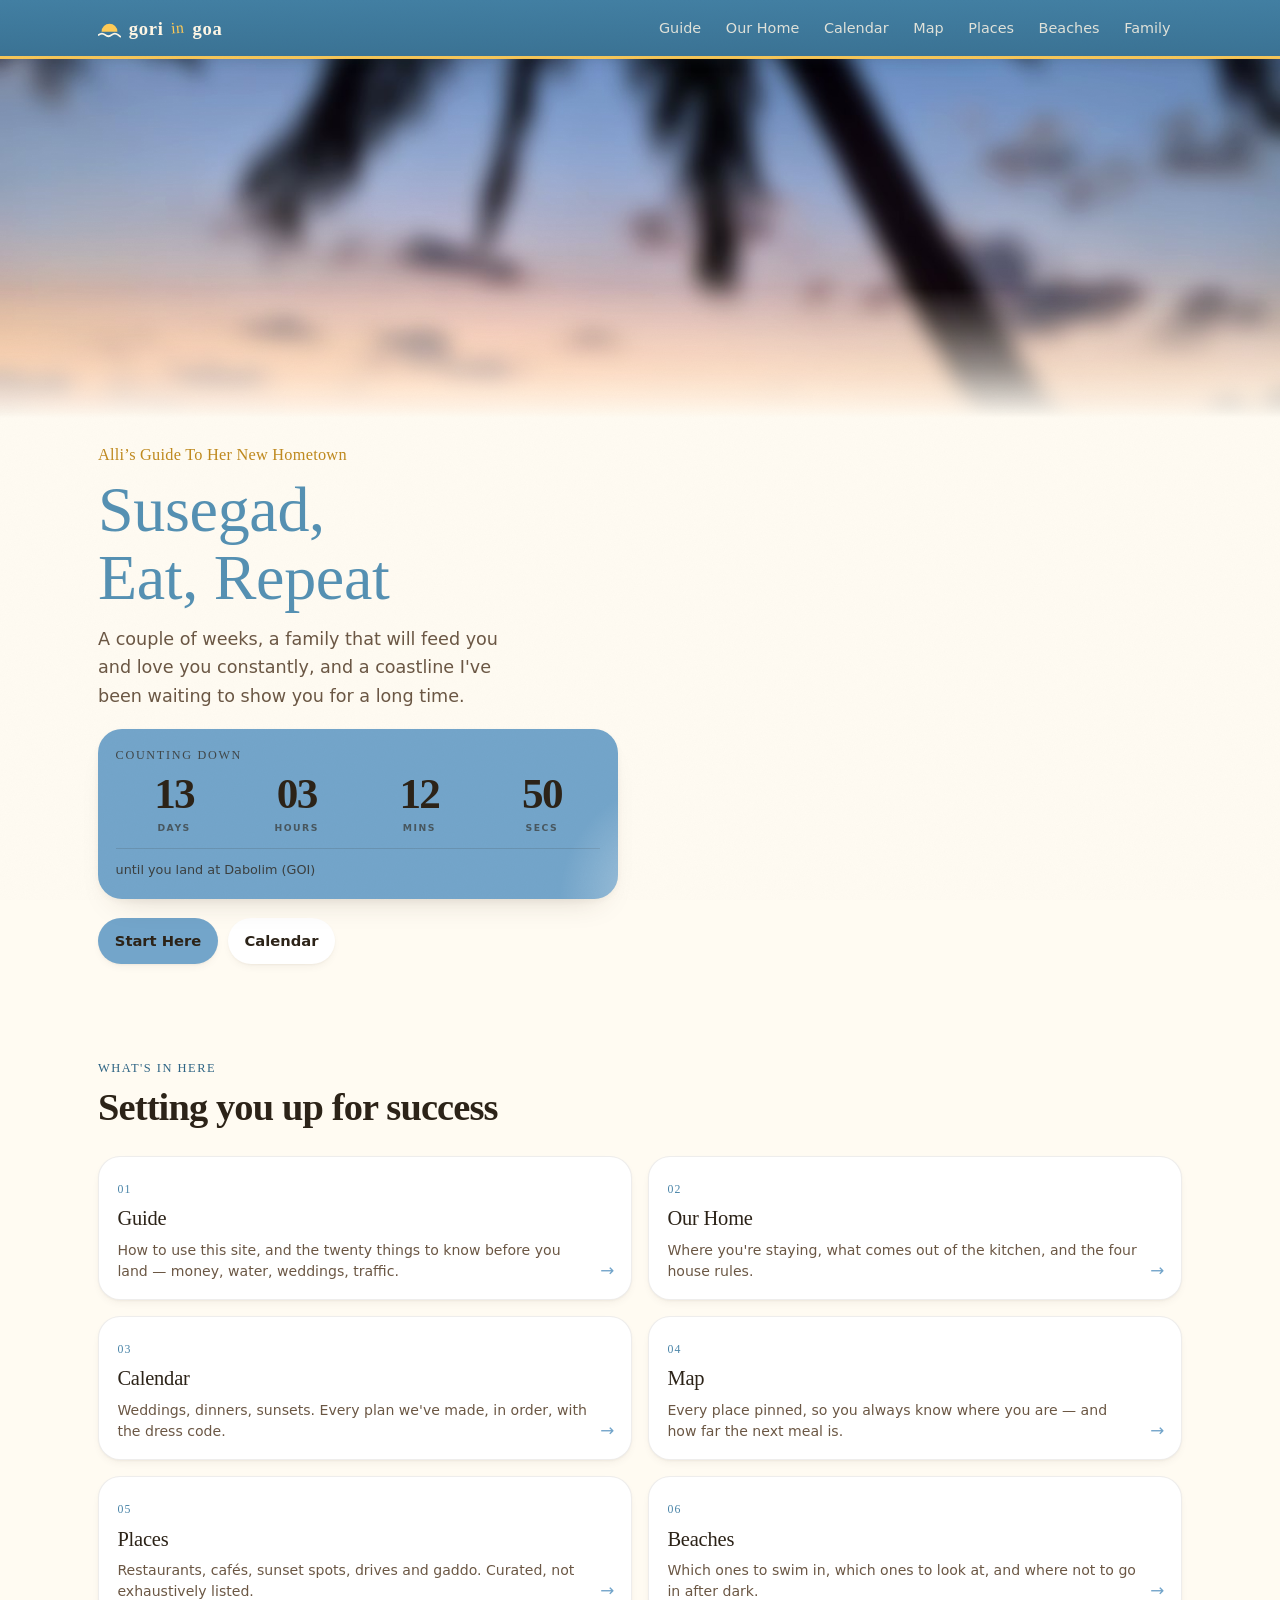
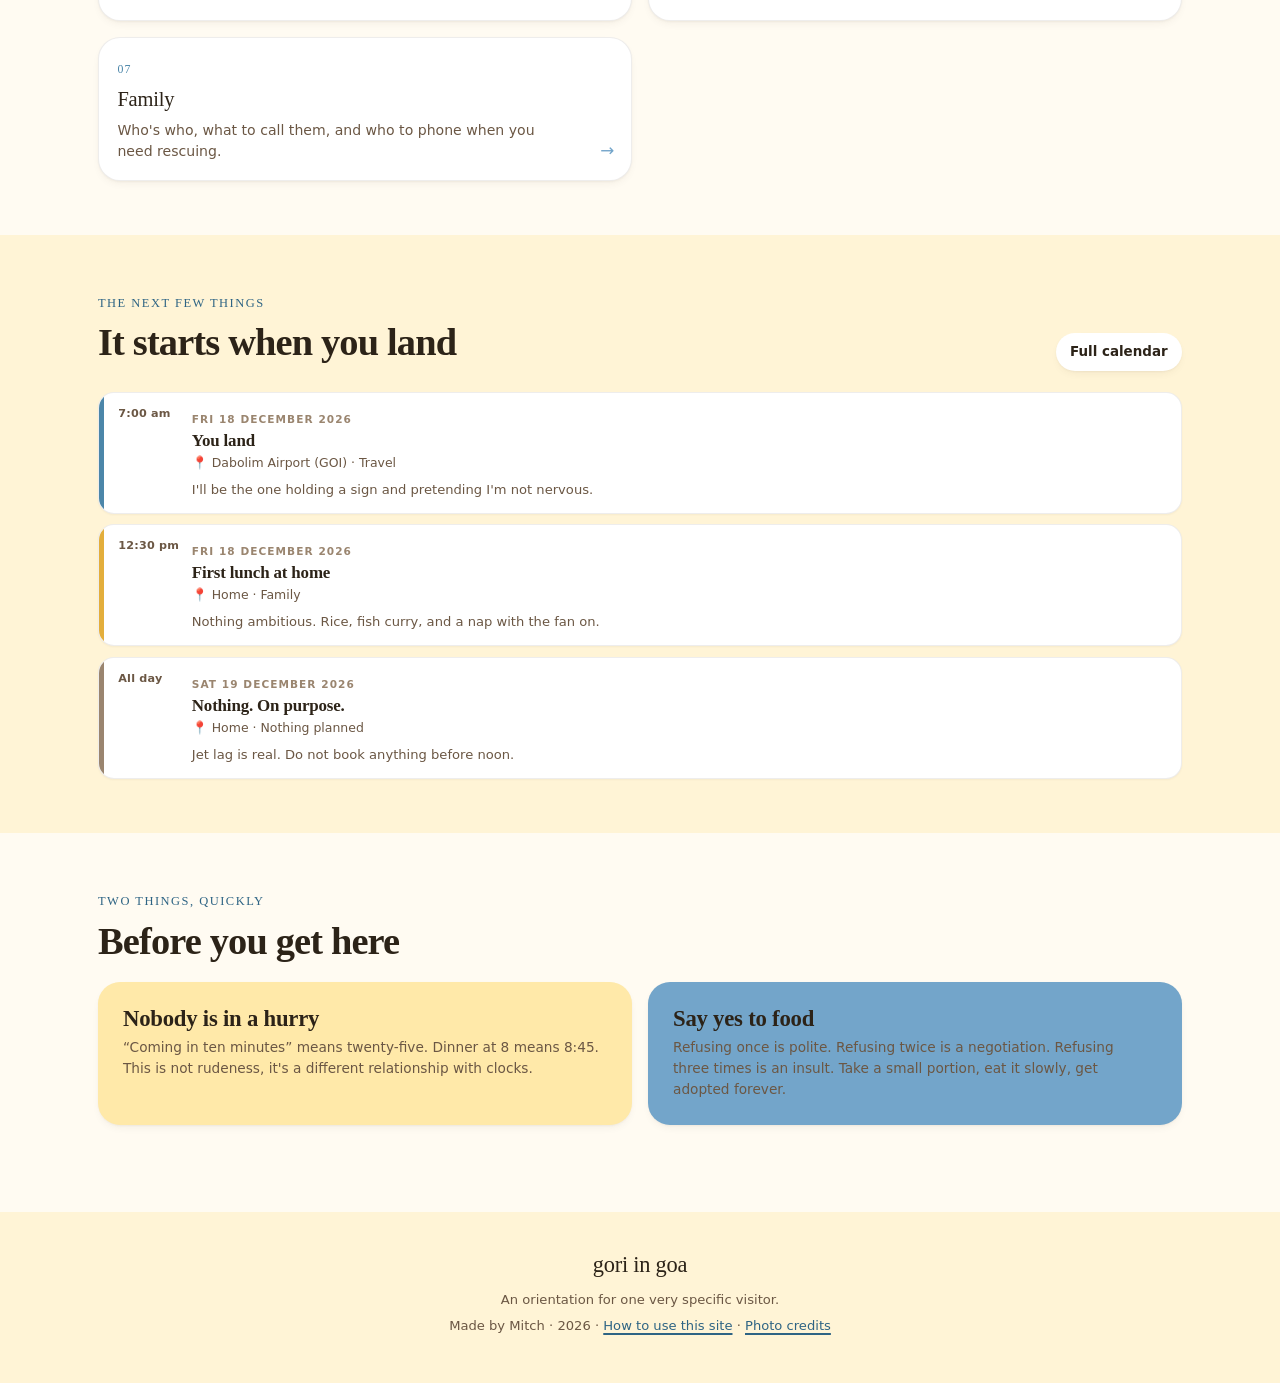
<file: index.html>
<!DOCTYPE html>
<html lang="en">
<head>
<meta charset="utf-8">
<meta name="viewport" content="width=device-width, initial-scale=1, viewport-fit=cover">
<title>Gori in Goa — an orientation for your first trip</title>
<meta name="description" content="A hand-made orientation to South Goa: the calendar, the map, the food, the family, and everything to know before you land.">
<meta name="robots" content="noindex, nofollow">
<meta name="theme-color" content="#FFE9A9">
<meta name="apple-mobile-web-app-capable" content="yes">
<meta name="mobile-web-app-capable" content="yes">
<meta name="apple-mobile-web-app-status-bar-style" content="default">
<meta name="apple-mobile-web-app-title" content="Gori in Goa">
<meta property="og:title" content="Gori in Goa">
<meta property="og:description" content="An orientation, not a guidebook. For your first trip to India.">
<meta property="og:type" content="website">
<link rel="icon" href="data:image/svg+xml,%3Csvg xmlns='http://www.w3.org/2000/svg' viewBox='0 0 32 32'%3E%3Crect width='32' height='32' rx='7' fill='%23FFE9A9'/%3E%3Ccircle cx='16' cy='13' r='5' fill='%23FF933E'/%3E%3Cpath d='M3 24c3-3 6-3 9 0s6 3 9 0 6-3 8 0' fill='none' stroke='%2373A5CA' stroke-width='2.6' stroke-linecap='round'/%3E%3C/svg%3E">
<link rel="apple-touch-icon" href="assets/img/icon-180.png">
<link rel="manifest" href="manifest.webmanifest">
<link rel="stylesheet" href="assets/css/style.css?v=10">
</head>
<body data-page="home">
<a class="skip" href="#main">Skip to content</a>
<header id="shell-top"></header>

<main id="main">

  <!-- ============================================================ hero -->
  <section class="hero">
    <div class="hero__band" aria-hidden="true"></div>
    <div class="wrap">
        <div class="hero__copy">
          <p class="hero__place">Alli’s Guide To Her New Hometown</p>
          <h1 class="hero__title">Susegad,<br>Eat, Repeat</h1>
          <p class="hero__sub">A couple of weeks, a family that will feed you and love you constantly, and a coastline I've been waiting to show you for a long time.</p>

          <div class="countdown" id="countdown" aria-live="off">
            <div class="countdown__label" id="cd-label">Counting down</div>
            <div class="countdown__grid">
              <div class="count-unit"><span class="count-num" id="cd-d">--</span><span class="count-lbl">days</span></div>
              <div class="count-unit"><span class="count-num" id="cd-h">--</span><span class="count-lbl">hours</span></div>
              <div class="count-unit"><span class="count-num" id="cd-m">--</span><span class="count-lbl">mins</span></div>
              <div class="count-unit"><span class="count-num" id="cd-s">--</span><span class="count-lbl">secs</span></div>
            </div>
            <div class="countdown__foot">
              <span id="cd-foot">until you land in Goa</span>
              <span id="cd-note" class="hand"></span>
            </div>
          </div>

          <div class="btnrow" style="margin-top:1.2rem">
            <a class="btn" href="guide.html">Start Here</a>
            <a class="btn btn--ghost" href="calendar.html">Calendar</a>
          </div>
        </div>
    </div>
  </section>

  <!-- ============================================================ sections -->
  <section class="section">
    <div class="wrap">
      <div class="section-head">
        <div>
          <p class="eyebrow">What's in here</p>
          <h2 class="h2 h-gold">Setting you up for success</h2>
        </div>
      </div>

      <div class="grid grid--2 grid--3">
        <a class="tile" href="guide.html">
          <span class="tile__num">01</span>
          <div class="tile__title">Guide</div>
          <p class="tile__desc">How to use this site, and the twenty things to know before you land — money, water, weddings, traffic.</p>
          <span class="tile__arrow" aria-hidden="true">→</span>
        </a>
        <a class="tile" href="home.html">
          <span class="tile__num">02</span>
          <div class="tile__title">Our Home</div>
          <p class="tile__desc">Where you're staying, what comes out of the kitchen, and the four house rules.</p>
          <span class="tile__arrow" aria-hidden="true">→</span>
        </a>
        <a class="tile" href="calendar.html">
          <span class="tile__num">03</span>
          <div class="tile__title">Calendar</div>
          <p class="tile__desc">Weddings, dinners, sunsets. Every plan we've made, in order, with the dress code.</p>
          <span class="tile__arrow" aria-hidden="true">→</span>
        </a>
        <a class="tile" href="map.html">
          <span class="tile__num">04</span>
          <div class="tile__title">Map</div>
          <p class="tile__desc">Every place pinned, so you always know where you are — and how far the next meal is.</p>
          <span class="tile__arrow" aria-hidden="true">→</span>
        </a>
        <a class="tile" href="places.html">
          <span class="tile__num">05</span>
          <div class="tile__title">Places</div>
          <p class="tile__desc">Restaurants, cafés, sunset spots, drives and gaddo. Curated, not exhaustively listed.</p>
          <span class="tile__arrow" aria-hidden="true">→</span>
        </a>
        <a class="tile" href="beaches.html">
          <span class="tile__num">06</span>
          <div class="tile__title">Beaches</div>
          <p class="tile__desc">Which ones to swim in, which ones to look at, and where not to go in after dark.</p>
          <span class="tile__arrow" aria-hidden="true">→</span>
        </a>
        <a class="tile" href="family.html">
          <span class="tile__num">07</span>
          <div class="tile__title">Family</div>
          <p class="tile__desc">Who's who, what to call them, and who to phone when you need rescuing.</p>
          <span class="tile__arrow" aria-hidden="true">→</span>
        </a>
      </div>
    </div>
  </section>

  <!-- ============================================================ next up -->
  <section class="section section--band">
    <div class="wrap">
      <div class="section-head">
        <div>
          <p class="eyebrow">The next few things</p>
          <h2 class="h2 h-gold">It starts when you land</h2>
        </div>
        <a class="btn btn--ghost btn--sm" href="calendar.html">Full calendar</a>
      </div>
      <ul class="agenda" id="upcoming"></ul>
    </div>
  </section>

  <!-- ============================================================ teasers -->
  <section class="section">
    <div class="wrap">
      <p class="eyebrow">Two things, quickly</p>
      <h2 class="h2 h-gold">Before you get here</h2>
      <div class="grid grid--2" style="margin-top:1.3rem">
        <div class="card card--cream">
          <h3 class="h3">Nobody is in a hurry</h3>
          <p class="small" style="margin:0">“Coming in ten minutes” means twenty-five. Dinner at 8 means 8:45. This is not rudeness, it's a different relationship with clocks.</p>
        </div>
        <div class="card card--blue">
          <h3 class="h3">Say yes to food</h3>
          <p class="small" style="margin:0">Refusing once is polite. Refusing twice is a negotiation. Refusing three times is an insult. Take a small portion, eat it slowly, get adopted forever.</p>
        </div>
      </div>
    </div>
  </section>

</main>

<footer id="shell-foot"></footer>
<div id="shell-tab"></div>
<div id="shell-drawer"></div>

<script src="js/data.js?v=11"></script>
<script src="js/shell.js?v=11"></script>
<script src="js/ui.js?v=11"></script>
<script src="js/home.js?v=11"></script>
</body>
</html>
</file>
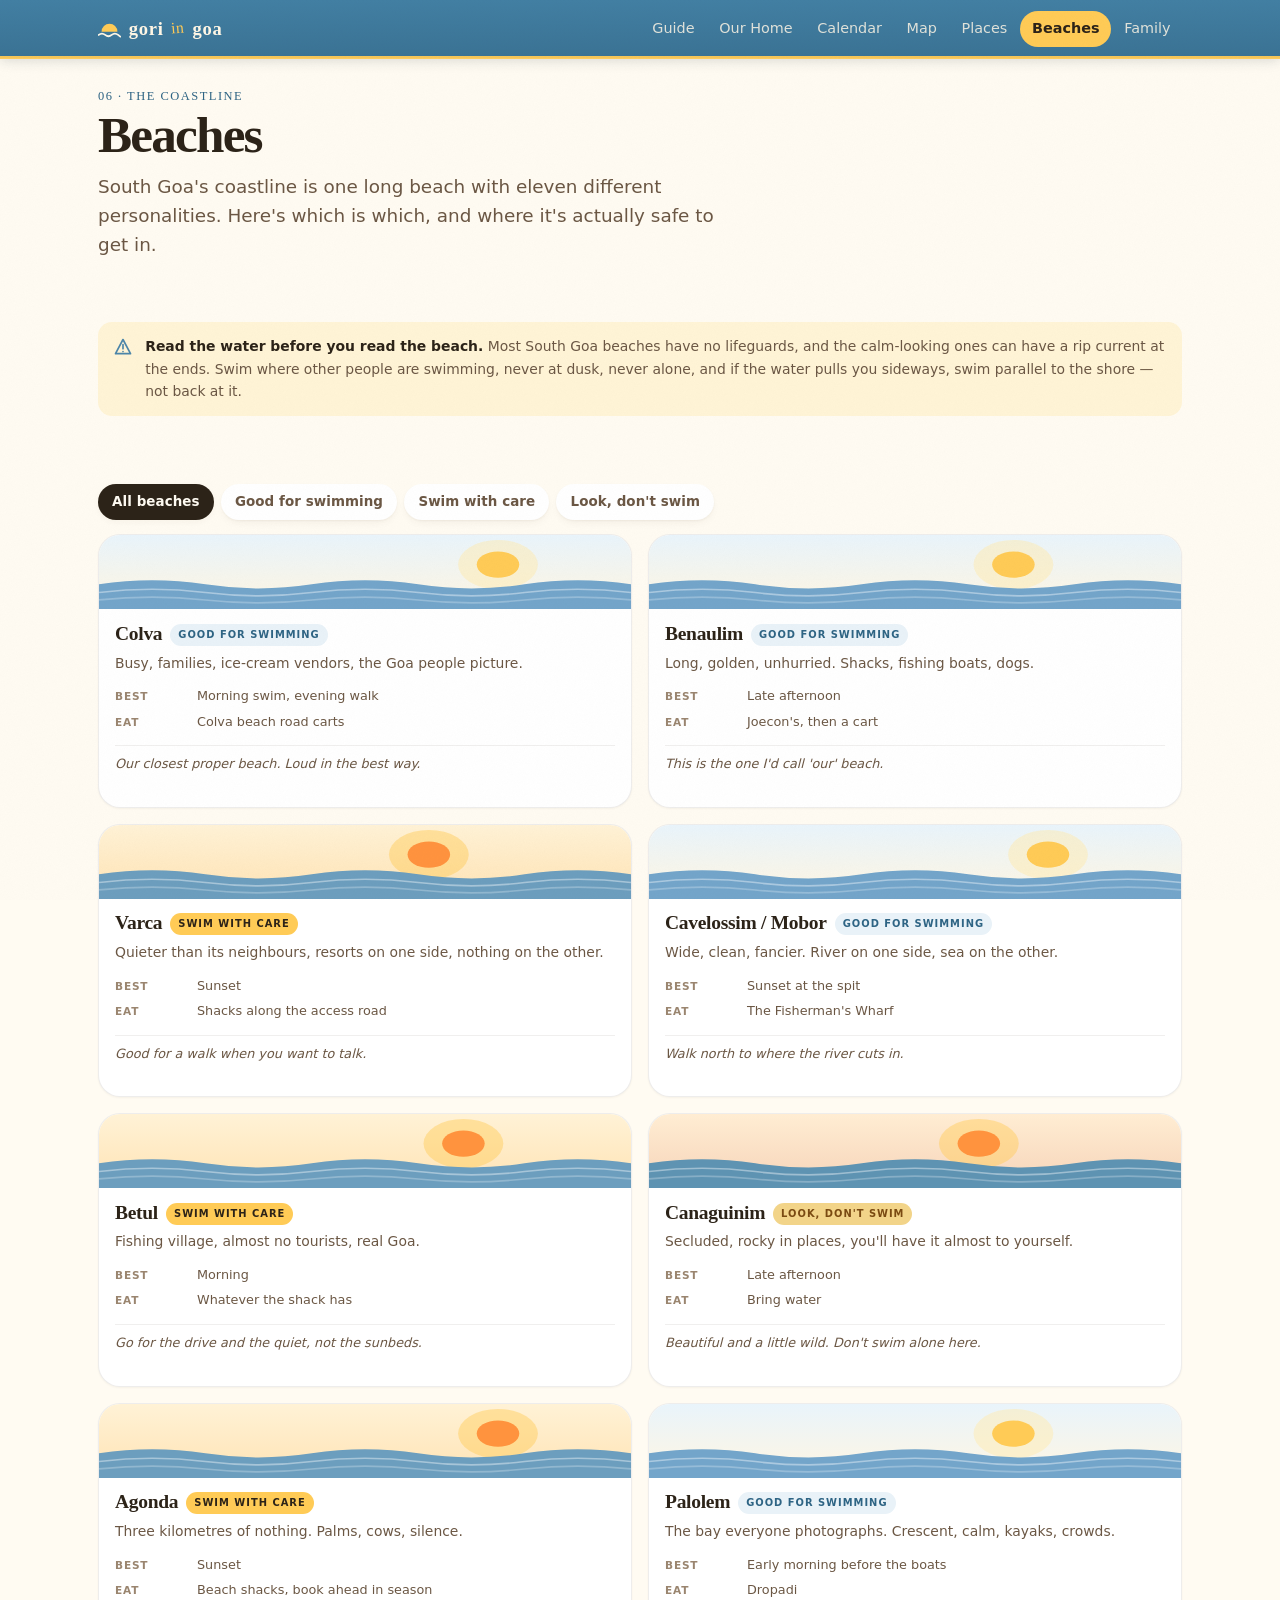
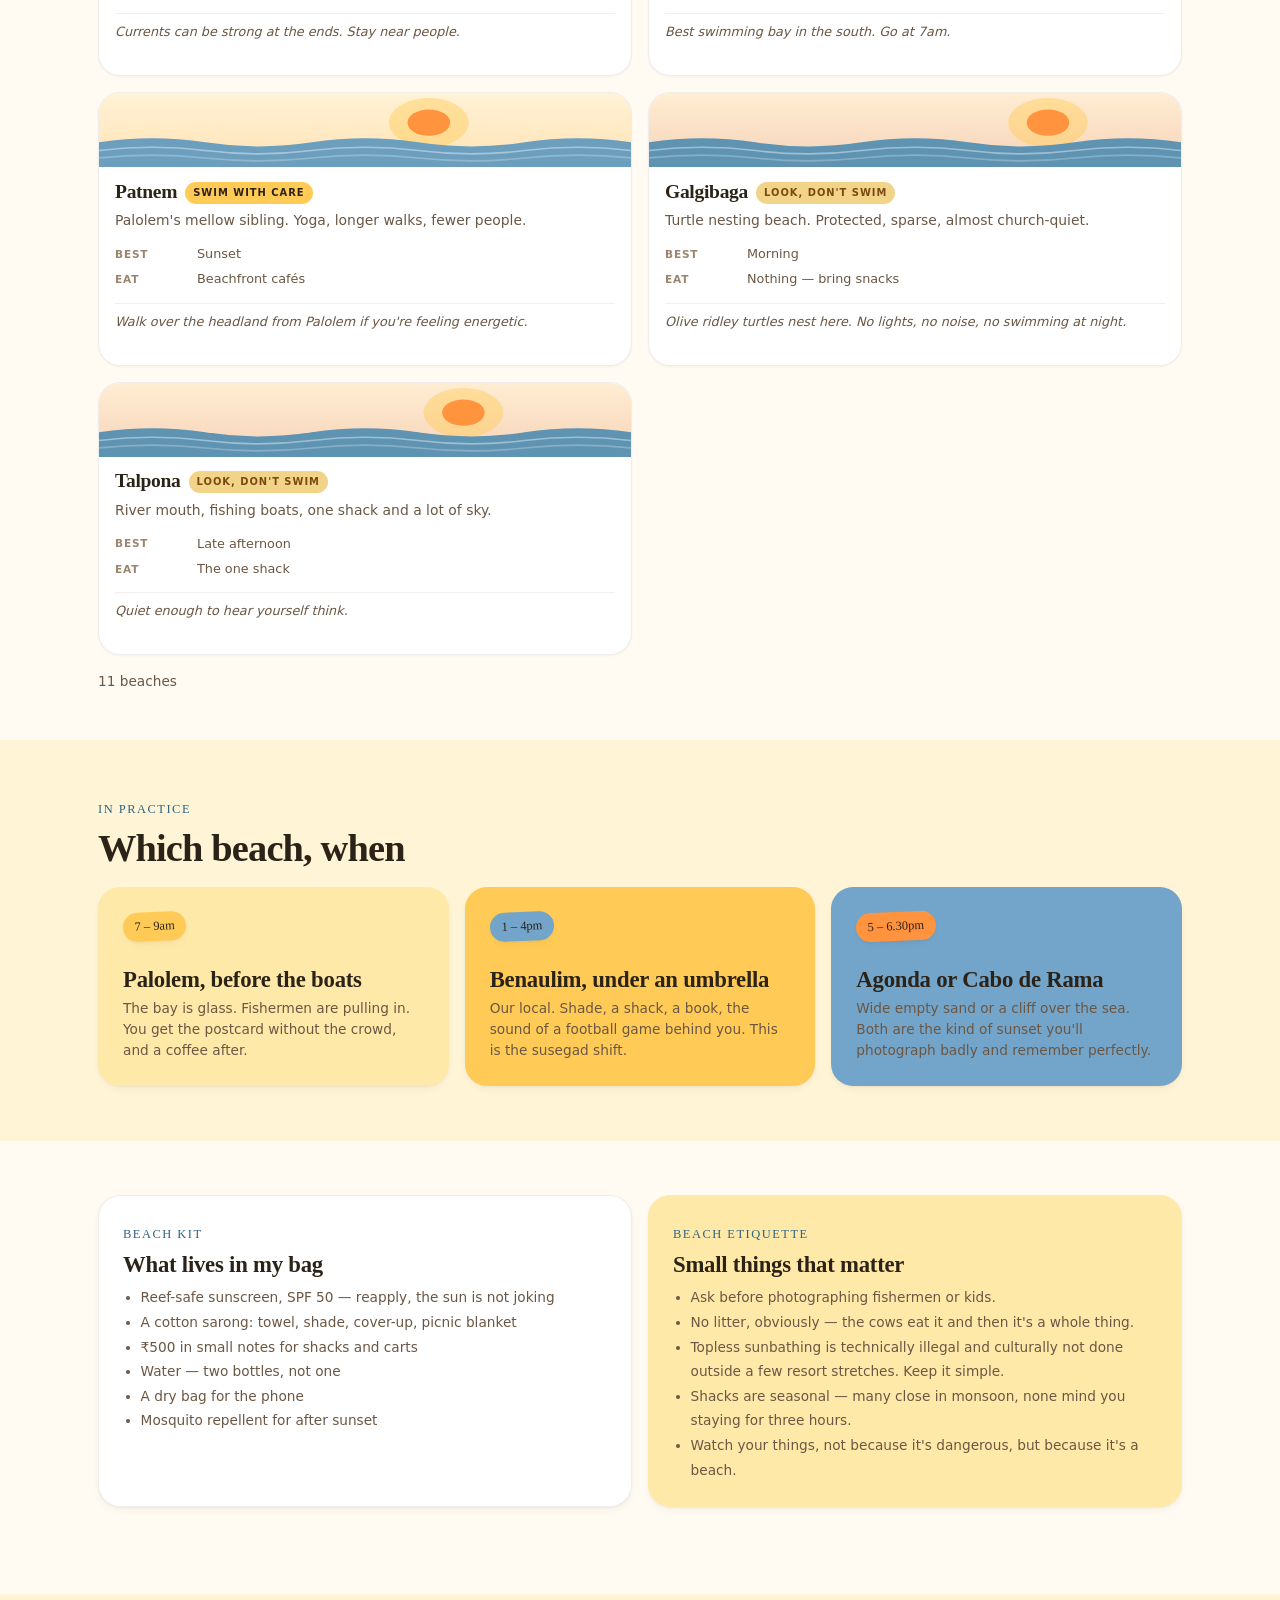
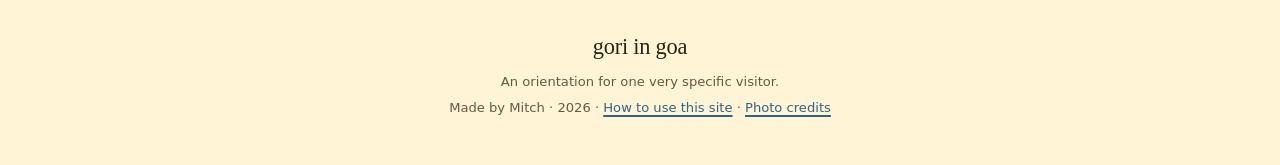
<file: beaches.html>
<!DOCTYPE html>
<html lang="en">
<head>
<meta charset="utf-8">
<meta name="viewport" content="width=device-width, initial-scale=1, viewport-fit=cover">
<title>Beaches — Gori in Goa</title>
<meta name="description" content="Which South Goa beaches to swim in, which to just look at, and how to read the water.">
<meta name="robots" content="noindex, nofollow">
<meta name="theme-color" content="#FFE9A9">
<meta name="apple-mobile-web-app-capable" content="yes">
<meta name="mobile-web-app-capable" content="yes">
<meta name="apple-mobile-web-app-title" content="Gori in Goa">
<link rel="icon" href="data:image/svg+xml,%3Csvg xmlns='http://www.w3.org/2000/svg' viewBox='0 0 32 32'%3E%3Crect width='32' height='32' rx='7' fill='%23FFE9A9'/%3E%3Ccircle cx='16' cy='13' r='5' fill='%23FF933E'/%3E%3Cpath d='M3 24c3-3 6-3 9 0s6 3 9 0 6-3 8 0' fill='none' stroke='%2373A5CA' stroke-width='2.6' stroke-linecap='round'/%3E%3C/svg%3E">
<link rel="apple-touch-icon" href="assets/img/icon-180.png">
<link rel="manifest" href="manifest.webmanifest">
<link rel="stylesheet" href="assets/css/style.css?v=10">
</head>
<body data-page="beaches">
<a class="skip" href="#main">Skip to content</a>
<header id="shell-top"></header>

<main id="main">
  <div class="wrap">
    <div class="pagehead">
      <p class="eyebrow pagehead__kick">06 · The coastline</p>
      <h1 class="display">Beaches</h1>
      <p class="lede" style="margin-top:.8rem">South Goa's coastline is one long beach with eleven different personalities. Here's which is which, and where it's actually safe to get in.</p>
    </div>
  </div>

  <section class="section--tight">
    <div class="wrap">
      <div class="notice" style="border-color:var(--ink)">
        <svg viewBox="0 0 24 24" fill="none" stroke-width="2" stroke-linecap="round" stroke-linejoin="round"><path d="M12 3 3 20h18L12 3Z"/><path d="M12 9v5M12 17.4v.1"/></svg>
        <div><strong>Read the water before you read the beach.</strong> Most South Goa beaches have no lifeguards, and the calm-looking ones can have a rip current at the ends. Swim where other people are swimming, never at dusk, never alone, and if the water pulls you sideways, swim parallel to the shore — not back at it.</div>
      </div>
    </div>
  </section>

  <section class="section--tight">
    <div class="wrap">
      <div class="chips" id="beach-filters" role="group" aria-label="Filter beaches"></div>
      <div class="grid grid--2 grid--3" id="beach-grid"></div>
      <p class="small" id="beach-count" style="margin-top:1rem"></p>
    </div>
  </section>

  <section class="section section--band">
    <div class="wrap">
      <p class="eyebrow">In practice</p>
      <h2 class="h2">Which beach, when</h2>
      <div class="grid grid--3" style="margin-top:1.2rem">
        <div class="card card--cream">
          <p class="sticker">7 – 9am</p>
          <h3 class="h3" style="margin-top:.7rem">Palolem, before the boats</h3>
          <p class="small" style="margin:0">The bay is glass. Fishermen are pulling in. You get the postcard without the crowd, and a coffee after.</p>
        </div>
        <div class="card card--gold">
          <p class="sticker sticker--blue">1 – 4pm</p>
          <h3 class="h3" style="margin-top:.7rem">Benaulim, under an umbrella</h3>
          <p class="small" style="margin:0">Our local. Shade, a shack, a book, the sound of a football game behind you. This is the susegad shift.</p>
        </div>
        <div class="card card--blue">
          <p class="sticker sticker--orange">5 – 6.30pm</p>
          <h3 class="h3" style="margin-top:.7rem">Agonda or Cabo de Rama</h3>
          <p class="small" style="margin:0">Wide empty sand or a cliff over the sea. Both are the kind of sunset you'll photograph badly and remember perfectly.</p>
        </div>
      </div>
    </div>
  </section>

  <section class="section">
    <div class="wrap">
      <div class="grid grid--2">
        <div class="card">
          <p class="eyebrow">Beach kit</p>
          <h2 class="h3">What lives in my bag</h2>
          <ul class="small" style="padding-left:1.1rem;line-height:1.8;margin:.4rem 0 0">
            <li>Reef-safe sunscreen, SPF 50 — reapply, the sun is not joking</li>
            <li>A cotton sarong: towel, shade, cover-up, picnic blanket</li>
            <li>₹500 in small notes for shacks and carts</li>
            <li>Water — two bottles, not one</li>
            <li>A dry bag for the phone</li>
            <li>Mosquito repellent for after sunset</li>
          </ul>
        </div>
        <div class="card card--cream">
          <p class="eyebrow">Beach etiquette</p>
          <h2 class="h3">Small things that matter</h2>
          <ul class="small" style="padding-left:1.1rem;line-height:1.8;margin:.4rem 0 0">
            <li>Ask before photographing fishermen or kids.</li>
            <li>No litter, obviously — the cows eat it and then it's a whole thing.</li>
            <li>Topless sunbathing is technically illegal and culturally not done outside a few resort stretches. Keep it simple.</li>
            <li>Shacks are seasonal — many close in monsoon, none mind you staying for three hours.</li>
            <li>Watch your things, not because it's dangerous, but because it's a beach.</li>
          </ul>
        </div>
      </div>
    </div>
  </section>
</main>

<footer id="shell-foot"></footer>
<div id="shell-tab"></div>
<div id="shell-drawer"></div>

<script src="js/data.js?v=11"></script>
<script src="js/shell.js?v=11"></script>
<script src="js/ui.js?v=11"></script>
<script src="js/beaches.js?v=11"></script>
</body>
</html>
</file>
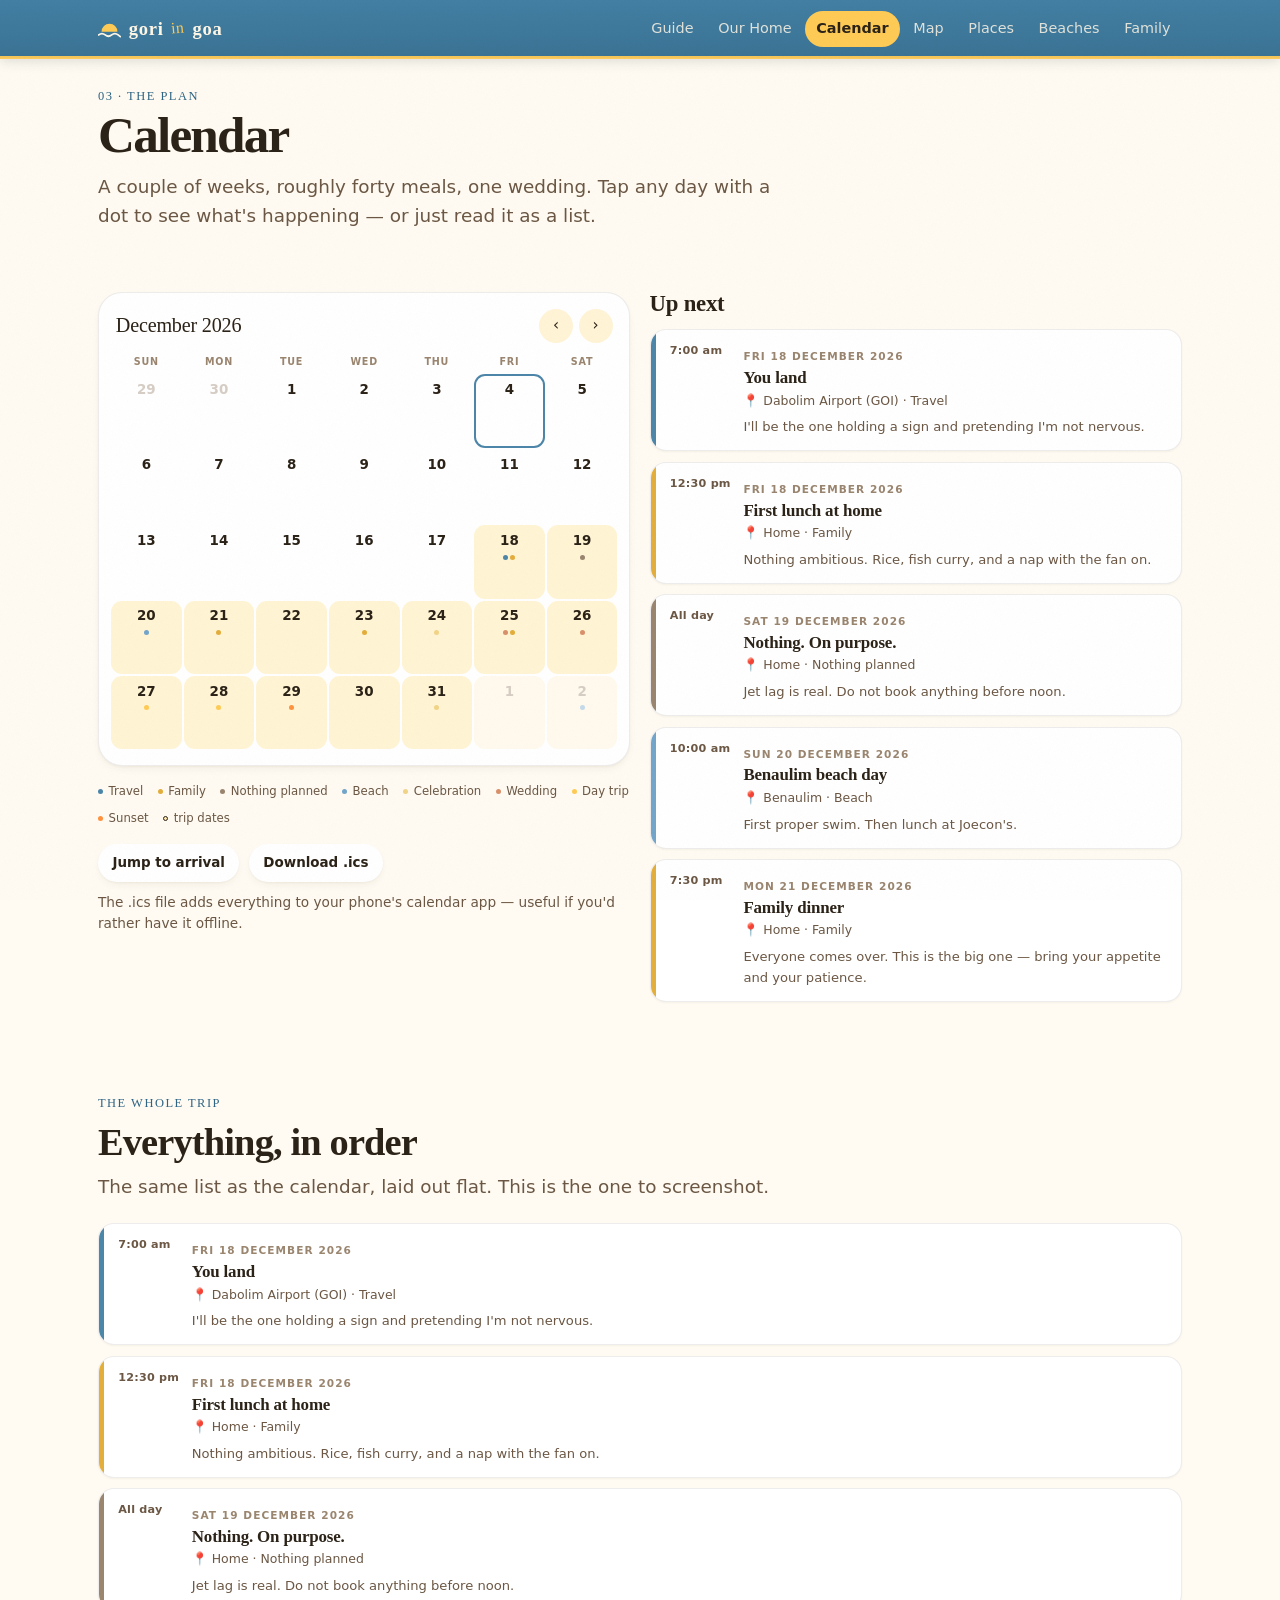
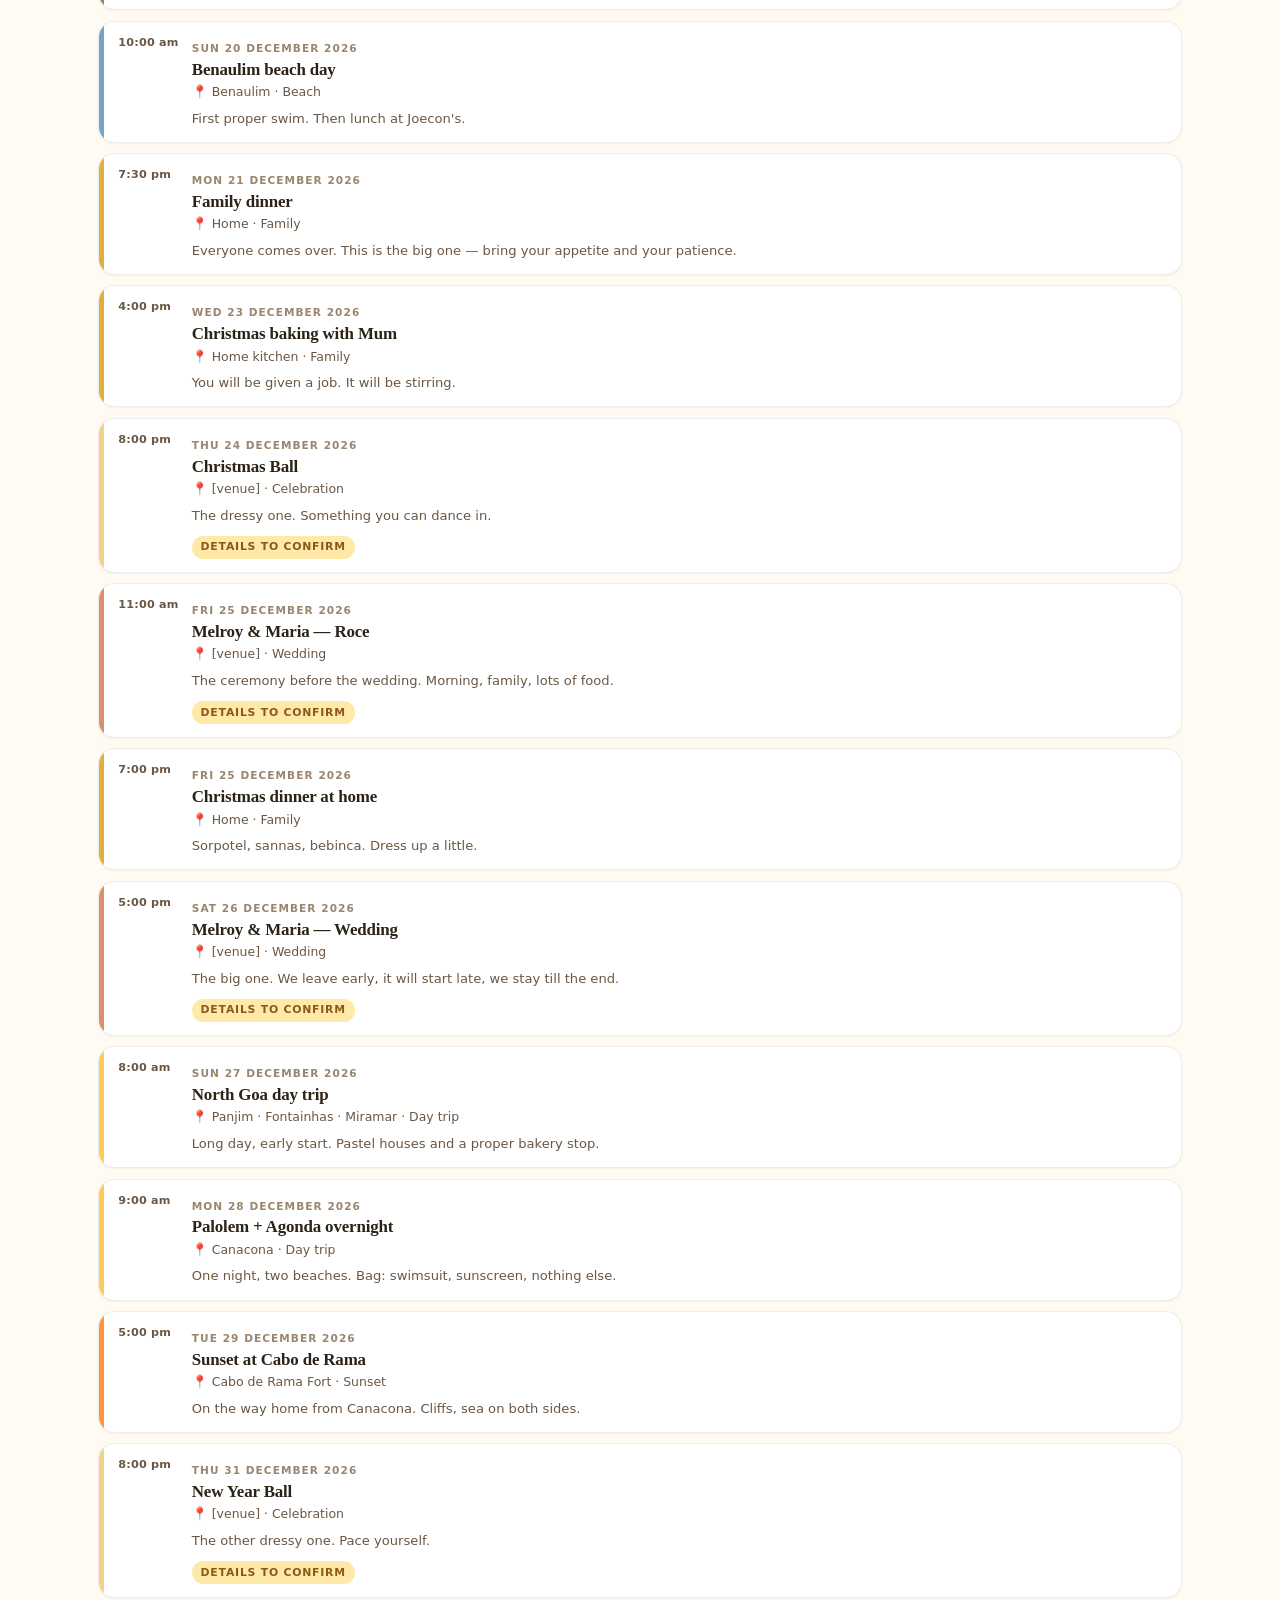
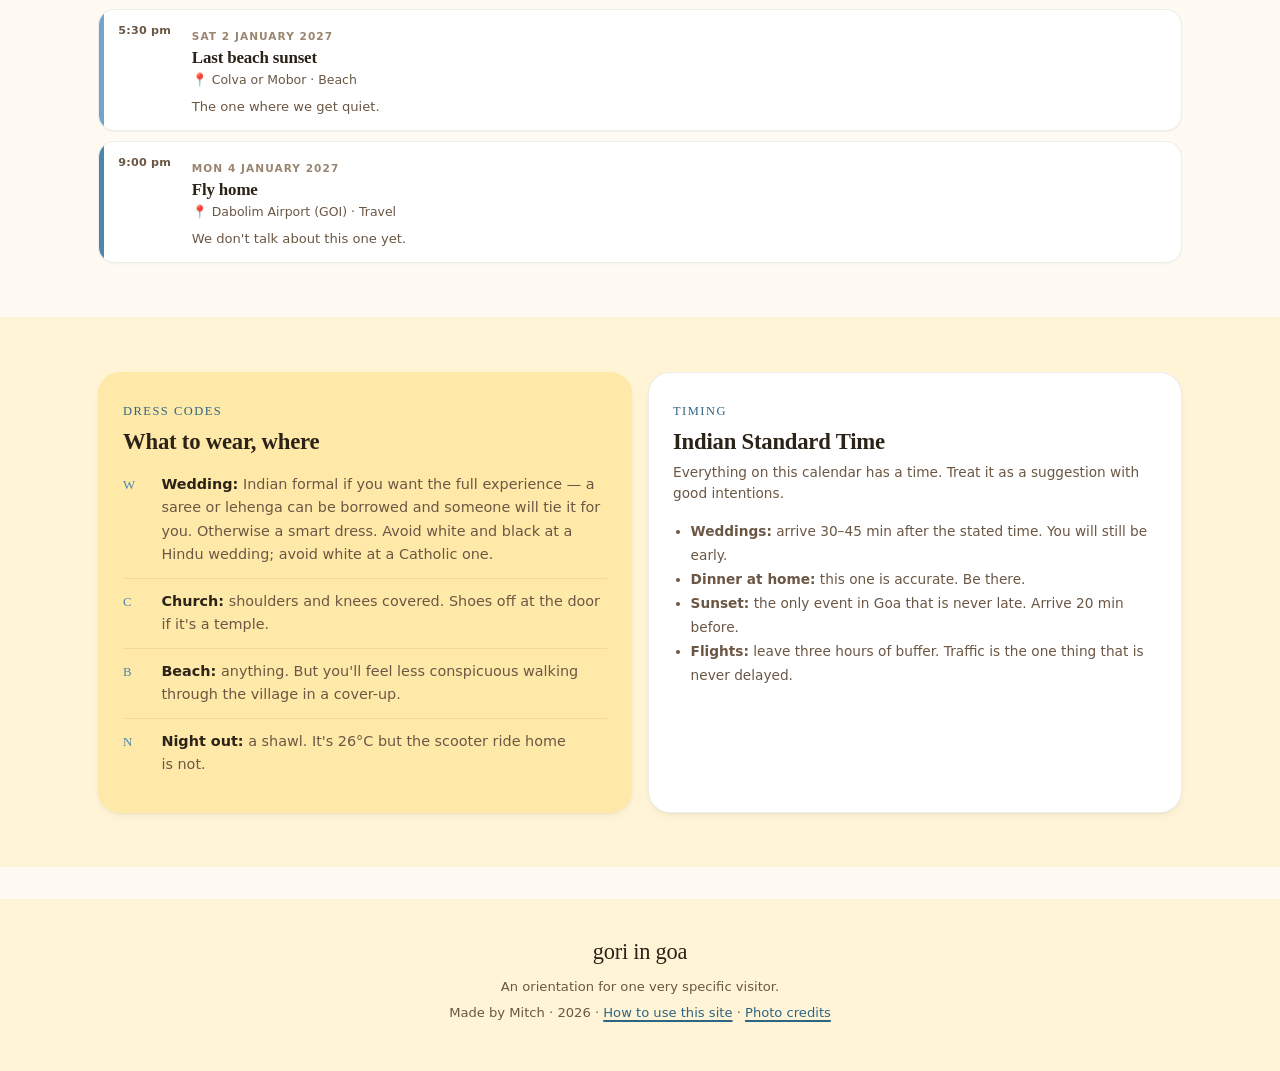
<file: calendar.html>
<!DOCTYPE html>
<html lang="en">
<head>
<meta charset="utf-8">
<meta name="viewport" content="width=device-width, initial-scale=1, viewport-fit=cover">
<title>Calendar — Gori in Goa</title>
<meta name="description" content="Every wedding, dinner and sunset, in order. Tap a day to see the plan.">
<meta name="robots" content="noindex, nofollow">
<meta name="theme-color" content="#FFE9A9">
<meta name="apple-mobile-web-app-capable" content="yes">
<meta name="mobile-web-app-capable" content="yes">
<meta name="apple-mobile-web-app-title" content="Gori in Goa">
<link rel="icon" href="data:image/svg+xml,%3Csvg xmlns='http://www.w3.org/2000/svg' viewBox='0 0 32 32'%3E%3Crect width='32' height='32' rx='7' fill='%23FFE9A9'/%3E%3Ccircle cx='16' cy='13' r='5' fill='%23FF933E'/%3E%3Cpath d='M3 24c3-3 6-3 9 0s6 3 9 0 6-3 8 0' fill='none' stroke='%2373A5CA' stroke-width='2.6' stroke-linecap='round'/%3E%3C/svg%3E">
<link rel="apple-touch-icon" href="assets/img/icon-180.png">
<link rel="manifest" href="manifest.webmanifest">
<link rel="stylesheet" href="assets/css/style.css?v=10">
</head>
<body data-page="calendar">
<a class="skip" href="#main">Skip to content</a>
<header id="shell-top"></header>

<main id="main">
  <div class="wrap">
    <div class="pagehead">
      <p class="eyebrow pagehead__kick">03 · The plan</p>
      <h1 class="display">Calendar</h1>
      <p class="lede" style="margin-top:.8rem">A couple of weeks, roughly forty meals, one wedding. Tap any day with a dot to see what's happening — or just read it as a list.</p>
    </div>
  </div>

  <section class="section--tight">
    <div class="wrap">
      <div class="grid grid--2" style="align-items:start;gap:1.2rem">

        <div>
          <div class="cal">
            <div class="cal__top">
              <div class="cal__month" id="cal-month">December 2026</div>
              <div class="cal__nav">
                <button id="cal-prev" type="button" aria-label="Previous month">‹</button>
                <button id="cal-next" type="button" aria-label="Next month">›</button>
              </div>
            </div>
            <div class="cal__dow" aria-hidden="true">
              <div>Sun</div><div>Mon</div><div>Tue</div><div>Wed</div><div>Thu</div><div>Fri</div><div>Sat</div>
            </div>
            <div class="cal__grid" id="cal-grid" role="grid" aria-label="Month"></div>
          </div>

          <div class="legend" id="cal-legend"></div>

          <div class="btnrow" style="margin-top:1rem">
            <button class="btn btn--ghost btn--sm" id="cal-trip" type="button">Jump to arrival</button>
            <button class="btn btn--ghost btn--sm" id="cal-ics" type="button">Download .ics</button>
          </div>
          <p class="small" style="margin-top:.6rem">The .ics file adds everything to your phone's calendar app — useful if you'd rather have it offline.</p>
        </div>

        <div>
          <div class="section-head" style="margin-bottom:.8rem">
            <h2 class="h3" id="agenda-title" style="margin:0">Up next</h2>
          </div>
          <ul class="agenda" id="agenda"></ul>
        </div>

      </div>
    </div>
  </section>

  <section class="section">
    <div class="wrap">
      <p class="eyebrow">The whole trip</p>
      <h2 class="h2">Everything, in order</h2>
      <p class="lede" style="margin-top:.6rem">The same list as the calendar, laid out flat. This is the one to screenshot.</p>
      <ul class="agenda" id="all-events" style="margin-top:1.4rem"></ul>
    </div>
  </section>

  <section class="section section--band">
    <div class="wrap">
      <div class="grid grid--2">
        <div class="card card--cream">
          <p class="eyebrow">Dress codes</p>
          <h2 class="h3">What to wear, where</h2>
          <div class="house-rule"><span class="house-rule__n">W</span><p><strong>Wedding:</strong> Indian formal if you want the full experience — a saree or lehenga can be borrowed and someone will tie it for you. Otherwise a smart dress. Avoid white and black at a Hindu wedding; avoid white at a Catholic one.</p></div>
          <div class="house-rule"><span class="house-rule__n">C</span><p><strong>Church:</strong> shoulders and knees covered. Shoes off at the door if it's a temple.</p></div>
          <div class="house-rule"><span class="house-rule__n">B</span><p><strong>Beach:</strong> anything. But you'll feel less conspicuous walking through the village in a cover-up.</p></div>
          <div class="house-rule"><span class="house-rule__n">N</span><p><strong>Night out:</strong> a shawl. It's 26°C but the scooter ride home is not.</p></div>
        </div>
        <div class="card">
          <p class="eyebrow">Timing</p>
          <h2 class="h3">Indian Standard Time</h2>
          <p class="small">Everything on this calendar has a time. Treat it as a suggestion with good intentions.</p>
          <ul class="small" style="padding-left:1.1rem;line-height:1.75;margin:.4rem 0 0">
            <li><strong>Weddings:</strong> arrive 30–45 min after the stated time. You will still be early.</li>
            <li><strong>Dinner at home:</strong> this one is accurate. Be there.</li>
            <li><strong>Sunset:</strong> the only event in Goa that is never late. Arrive 20 min before.</li>
            <li><strong>Flights:</strong> leave three hours of buffer. Traffic is the one thing that is never delayed.</li>
          </ul>
        </div>
      </div>
    </div>
  </section>
</main>

<footer id="shell-foot"></footer>
<div id="shell-tab"></div>
<div id="shell-drawer"></div>

<script src="js/data.js?v=11"></script>
<script src="js/shell.js?v=11"></script>
<script src="js/ui.js?v=11"></script>
<script src="js/calendar.js?v=11"></script>
</body>
</html>
</file>
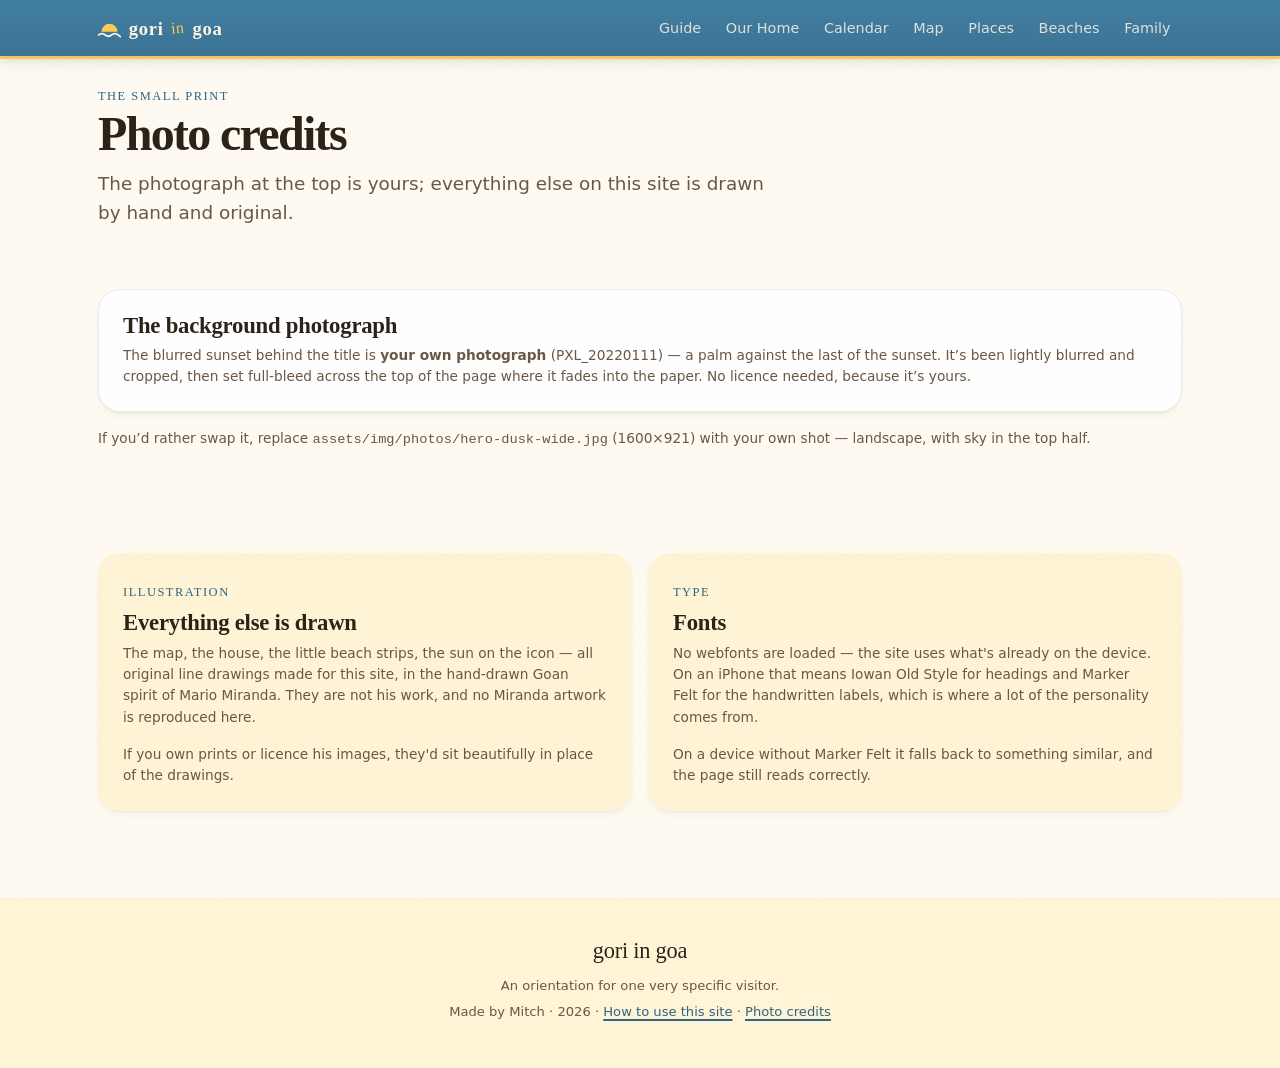
<file: credits.html>
<!DOCTYPE html>
<html lang="en">
<head>
<meta charset="utf-8">
<meta name="viewport" content="width=device-width, initial-scale=1, viewport-fit=cover">
<title>Photo credits — Gori in Goa</title>
<meta name="description" content="Where the photographs came from, and what's original illustration.">
<meta name="robots" content="noindex, nofollow">
<meta name="theme-color" content="#FFE9A9">
<meta name="apple-mobile-web-app-capable" content="yes">
<meta name="mobile-web-app-capable" content="yes">
<meta name="apple-mobile-web-app-title" content="Gori in Goa">
<link rel="icon" href="data:image/svg+xml,%3Csvg xmlns='http://www.w3.org/2000/svg' viewBox='0 0 32 32'%3E%3Crect width='32' height='32' rx='7' fill='%23FFE9A9'/%3E%3Ccircle cx='16' cy='13' r='5' fill='%23FF933E'/%3E%3Cpath d='M3 24c3-3 6-3 9 0s6 3 9 0 6-3 8 0' fill='none' stroke='%2373A5CA' stroke-width='2.6' stroke-linecap='round'/%3E%3C/svg%3E">
<link rel="apple-touch-icon" href="assets/img/icon-180.png">
<link rel="manifest" href="manifest.webmanifest">
<link rel="stylesheet" href="assets/css/style.css?v=10">
</head>
<body data-page="credits">
<a class="skip" href="#main">Skip to content</a>
<header id="shell-top"></header>

<main id="main">
  <div class="wrap">
    <div class="pagehead">
      <p class="eyebrow pagehead__kick">The small print</p>
      <h1 class="display" style="font-size:clamp(2rem,9vw,3rem)">Photo credits</h1>
      <p class="lede" style="margin-top:.8rem">The photograph at the top is yours; everything else on this site is drawn by hand and original.</p>
    </div>
  </div>

  <section class="section--tight">
    <div class="wrap">
      <div class="card">
        <h2 class="h3" style="margin-bottom:.4rem">The background photograph</h2>
        <p class="small" style="margin:0">The blurred sunset behind the title is <strong>your own photograph</strong> (PXL_20220111) — a palm against the last of the sunset. It&rsquo;s been lightly blurred and cropped, then set full-bleed across the top of the page where it fades into the paper. No licence needed, because it&rsquo;s yours.</p>
      </div>

      <p class="small" style="margin-top:1rem">If you&rsquo;d rather swap it, replace <code>assets/img/photos/hero-dusk-wide.jpg</code> (1600&times;921) with your own shot — landscape, with sky in the top half.</p>
    </div>
  </section>

  <section class="section">
    <div class="wrap">
      <div class="grid grid--2">
        <div class="card card--soft">
          <p class="eyebrow">Illustration</p>
          <h2 class="h3">Everything else is drawn</h2>
          <p class="small">The map, the house, the little beach strips, the sun on the icon — all original line drawings made for this site, in the hand-drawn Goan spirit of Mario Miranda. They are not his work, and no Miranda artwork is reproduced here.</p>
          <p class="small" style="margin-bottom:0">If you own prints or licence his images, they'd sit beautifully in place of the drawings.</p>
        </div>
        <div class="card card--soft">
          <p class="eyebrow">Type</p>
          <h2 class="h3">Fonts</h2>
          <p class="small">No webfonts are loaded — the site uses what's already on the device. On an iPhone that means Iowan Old Style for headings and Marker Felt for the handwritten labels, which is where a lot of the personality comes from.</p>
          <p class="small" style="margin-bottom:0">On a device without Marker Felt it falls back to something similar, and the page still reads correctly.</p>
        </div>
      </div>
    </div>
  </section>
</main>

<footer id="shell-foot"></footer>
<div id="shell-tab"></div>
<div id="shell-drawer"></div>

<script src="js/data.js?v=11"></script>
<script src="js/shell.js?v=11"></script>
<script src="js/ui.js?v=11"></script>
</body>
</html>
</file>
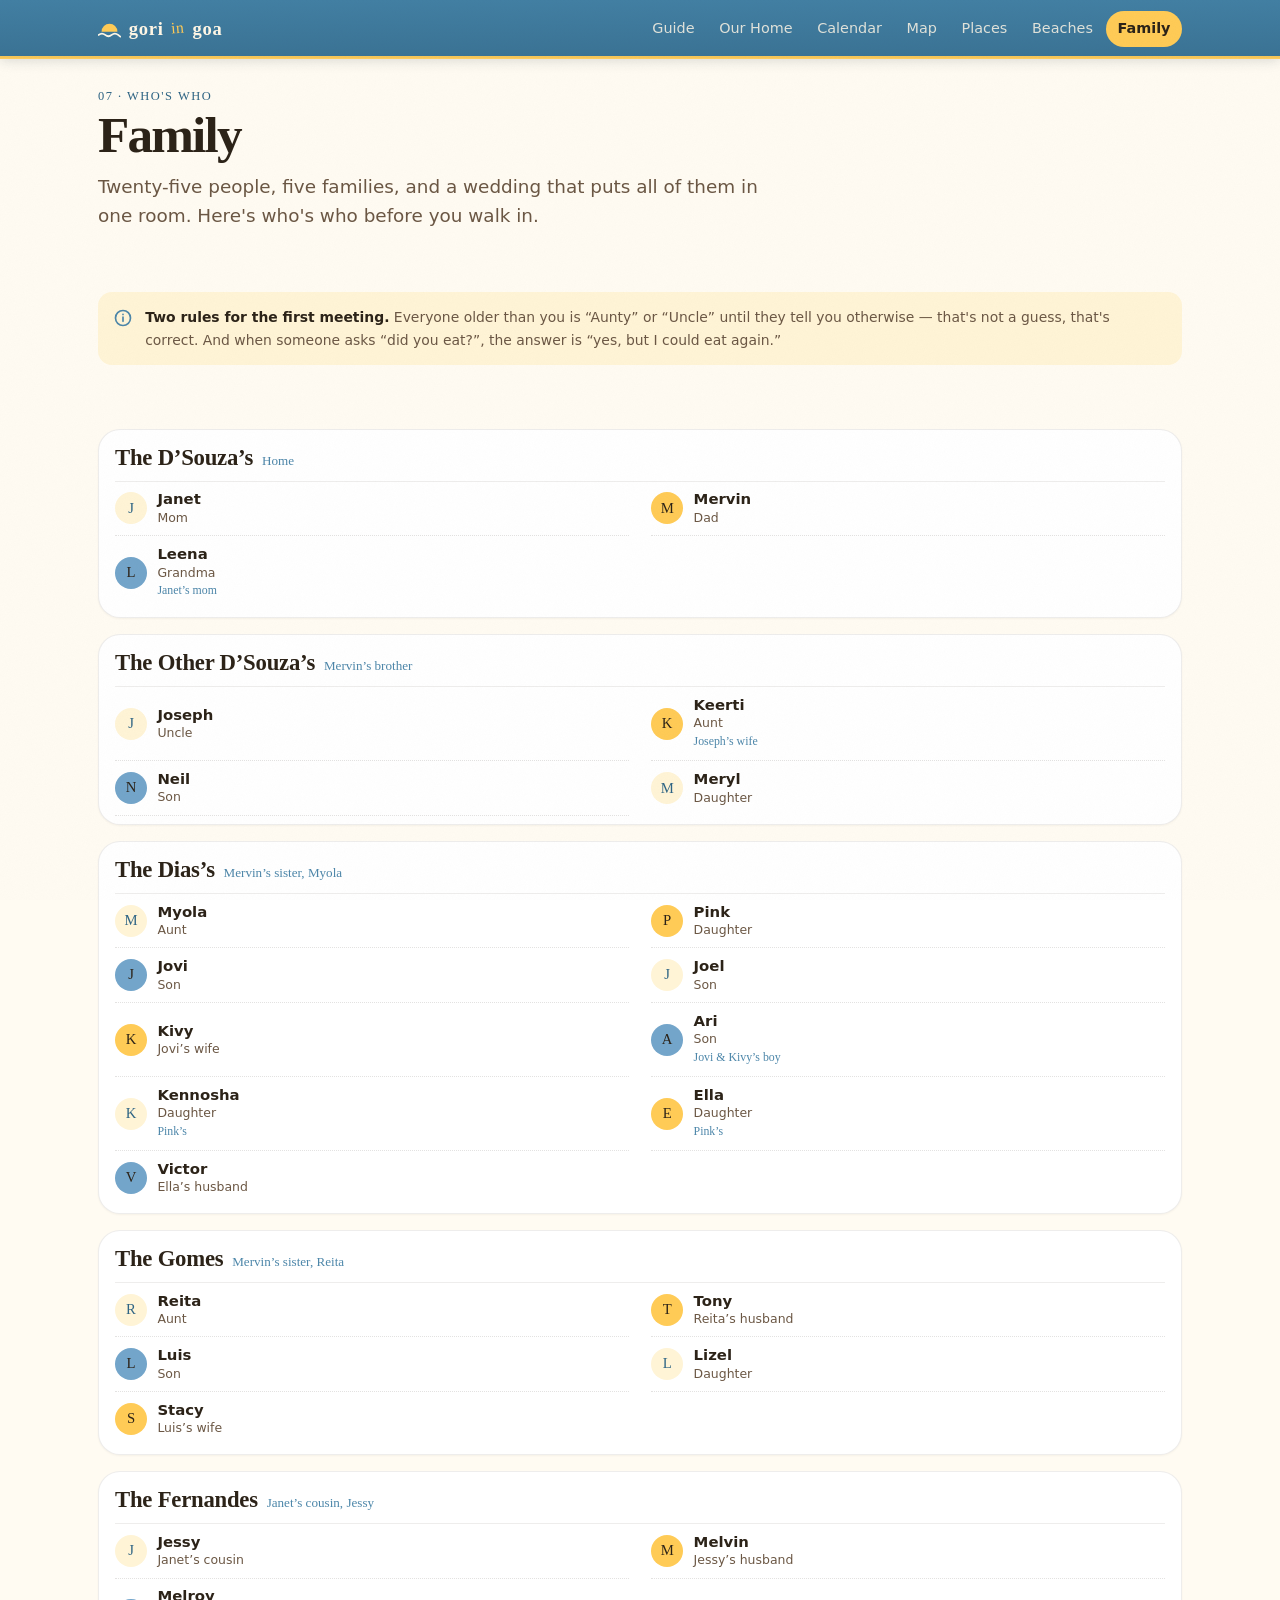
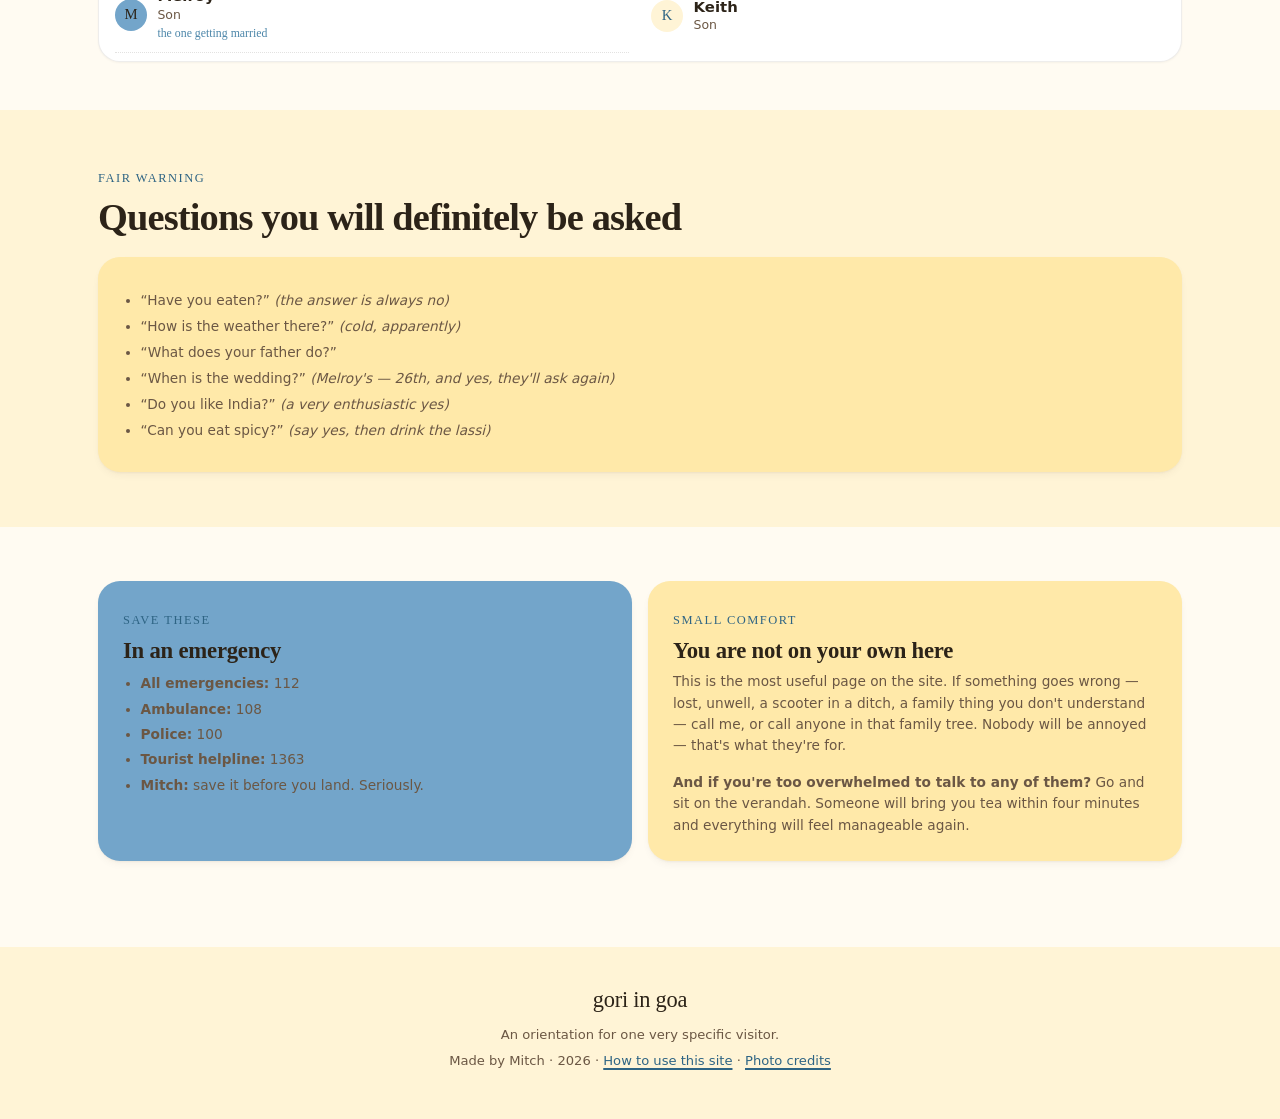
<file: family.html>
<!DOCTYPE html>
<html lang="en">
<head>
<meta charset="utf-8">
<meta name="viewport" content="width=device-width, initial-scale=1, viewport-fit=cover">
<title>Family — Gori in Goa</title>
<meta name="description" content="Who's who, what to call them, and who to phone. The family, decoded.">
<meta name="robots" content="noindex, nofollow">
<meta name="theme-color" content="#FFE9A9">
<meta name="apple-mobile-web-app-capable" content="yes">
<meta name="mobile-web-app-capable" content="yes">
<meta name="apple-mobile-web-app-title" content="Gori in Goa">
<link rel="icon" href="data:image/svg+xml,%3Csvg xmlns='http://www.w3.org/2000/svg' viewBox='0 0 32 32'%3E%3Crect width='32' height='32' rx='7' fill='%23FFE9A9'/%3E%3Ccircle cx='16' cy='13' r='5' fill='%23FF933E'/%3E%3Cpath d='M3 24c3-3 6-3 9 0s6 3 9 0 6-3 8 0' fill='none' stroke='%2373A5CA' stroke-width='2.6' stroke-linecap='round'/%3E%3C/svg%3E">
<link rel="apple-touch-icon" href="assets/img/icon-180.png">
<link rel="manifest" href="manifest.webmanifest">
<link rel="stylesheet" href="assets/css/style.css?v=10">
</head>
<body data-page="family">
<a class="skip" href="#main">Skip to content</a>
<header id="shell-top"></header>

<main id="main">
  <div class="wrap">
    <div class="pagehead">
      <p class="eyebrow pagehead__kick">07 · Who's who</p>
      <h1 class="display">Family</h1>
      <p class="lede" style="margin-top:.8rem">Twenty-five people, five families, and a wedding that puts all of them in one room. Here's who's who before you walk in.</p>
    </div>
  </div>

  <section class="section--tight">
    <div class="wrap">
      <div class="notice">
        <svg viewBox="0 0 24 24" fill="none" stroke-width="2" stroke-linecap="round" stroke-linejoin="round"><circle cx="12" cy="12" r="9"/><path d="M12 11v5M12 7.6v.1"/></svg>
        <div><strong>Two rules for the first meeting.</strong> Everyone older than you is “Aunty” or “Uncle” until they tell you otherwise — that's not a guess, that's correct. And when someone asks “did you eat?”, the answer is “yes, but I could eat again.”</div>
      </div>
    </div>
  </section>

  <section class="section--tight">
    <div class="wrap">
      <div id="family-list"></div>
    </div>
  </section>

  <section class="section section--band">
    <div class="wrap">
      <p class="eyebrow">Fair warning</p>
      <h2 class="h2">Questions you will definitely be asked</h2>
      <div class="card card--cream" style="margin-top:1.2rem">
        <ul class="small" style="padding-left:1.1rem;line-height:1.9;margin:.3rem 0">
          <li>“Have you eaten?” <em>(the answer is always no)</em></li>
          <li>“How is the weather there?” <em>(cold, apparently)</em></li>
          <li>“What does your father do?”</li>
          <li>“When is the wedding?” <em>(Melroy's — 26th, and yes, they'll ask again)</em></li>
          <li>“Do you like India?” <em>(a very enthusiastic yes)</em></li>
          <li>“Can you eat spicy?” <em>(say yes, then drink the lassi)</em></li>
        </ul>
      </div>
    </div>
  </section>

  <section class="section">
    <div class="wrap">
      <div class="grid grid--2">
        <div class="card card--blue">
          <p class="eyebrow">Save these</p>
          <h2 class="h3">In an emergency</h2>
          <ul class="small" style="padding-left:1.1rem;line-height:1.85;margin:.5rem 0 0">
            <li><strong>All emergencies:</strong> 112</li>
            <li><strong>Ambulance:</strong> 108</li>
            <li><strong>Police:</strong> 100</li>
            <li><strong>Tourist helpline:</strong> 1363</li>
            <li><strong>Mitch:</strong> save it before you land. Seriously.</li>
          </ul>
        </div>
        <div class="card card--cream">
          <p class="eyebrow">Small comfort</p>
          <h2 class="h3">You are not on your own here</h2>
          <p class="small">This is the most useful page on the site. If something goes wrong — lost, unwell, a scooter in a ditch, a family thing you don't understand — call me, or call anyone in that family tree. Nobody will be annoyed — that's what they're for.</p>
          <p class="small" style="margin-bottom:0"><strong>And if you're too overwhelmed to talk to any of them?</strong> Go and sit on the verandah. Someone will bring you tea within four minutes and everything will feel manageable again.</p>
        </div>
      </div>
    </div>
  </section>
</main>

<footer id="shell-foot"></footer>
<div id="shell-tab"></div>
<div id="shell-drawer"></div>

<script src="js/data.js?v=11"></script>
<script src="js/shell.js?v=11"></script>
<script src="js/ui.js?v=11"></script>
<script src="js/family.js?v=11"></script>
</body>
</html>
</file>
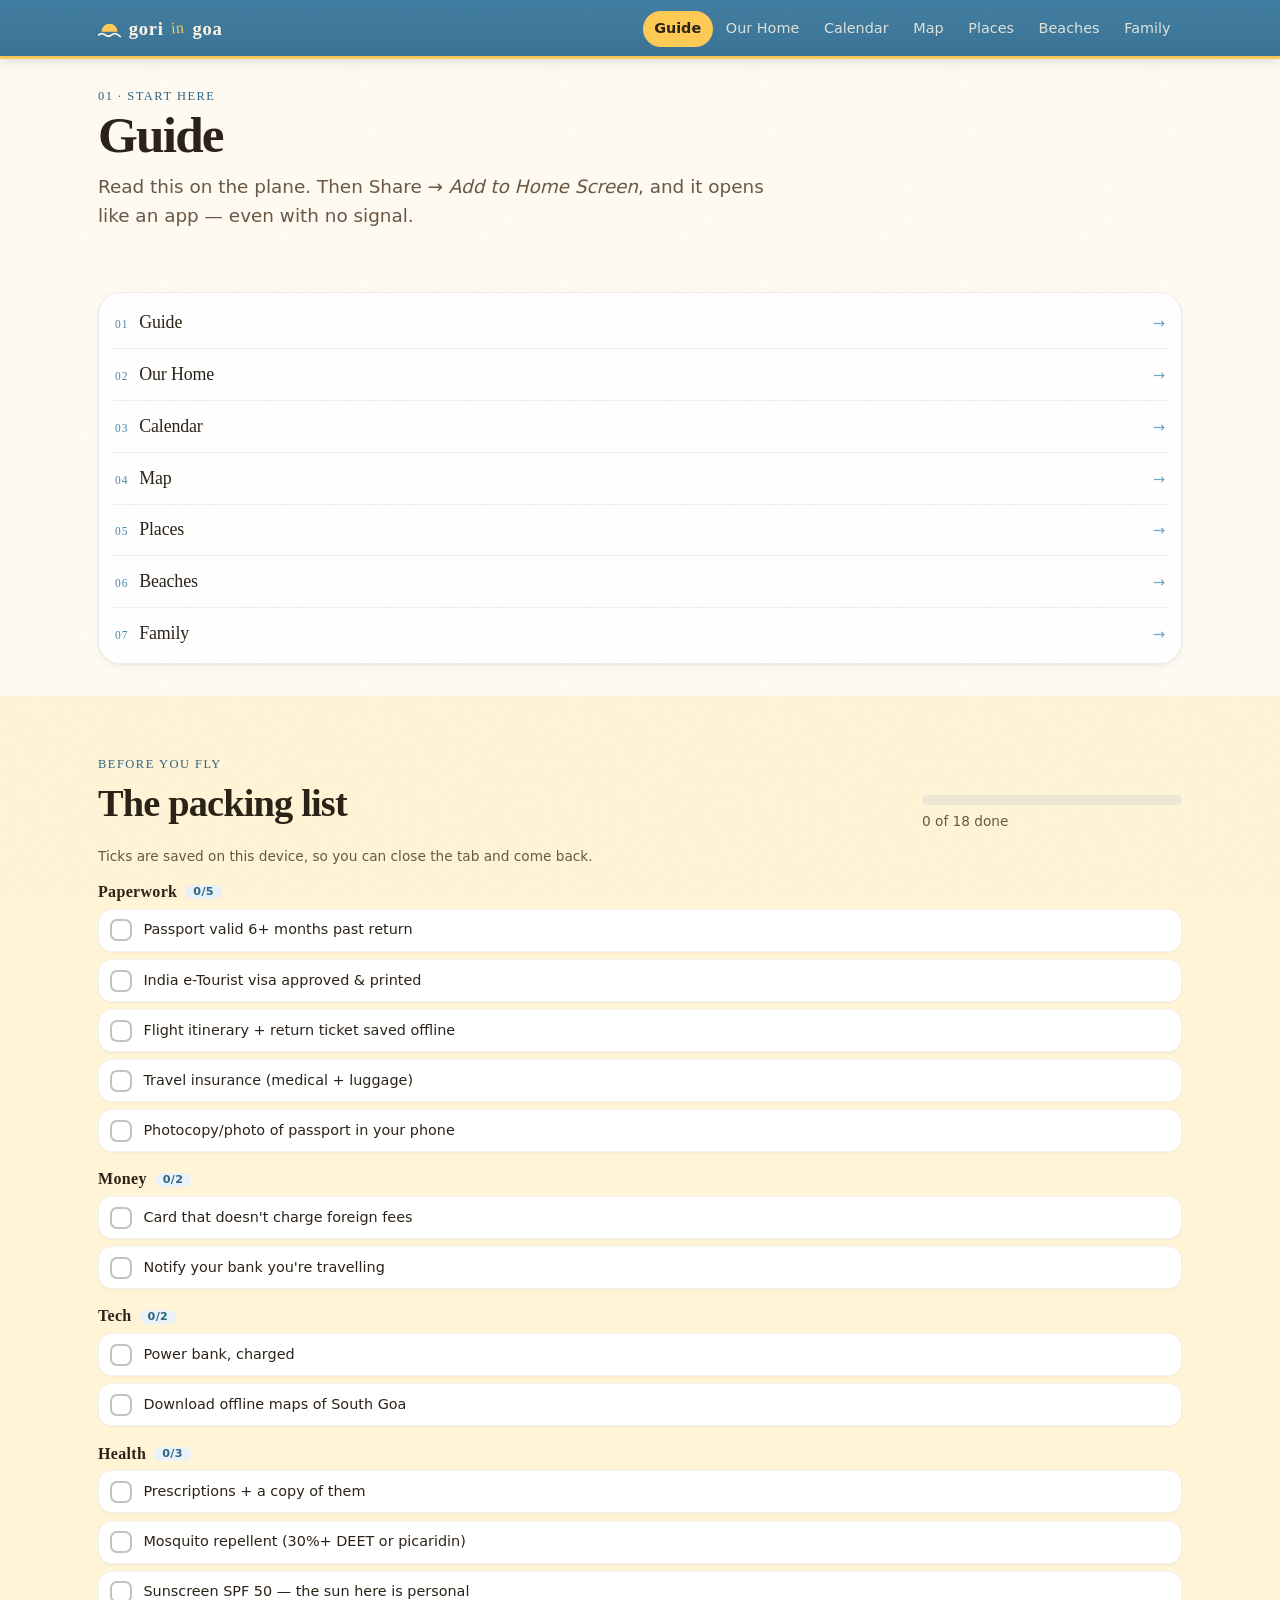
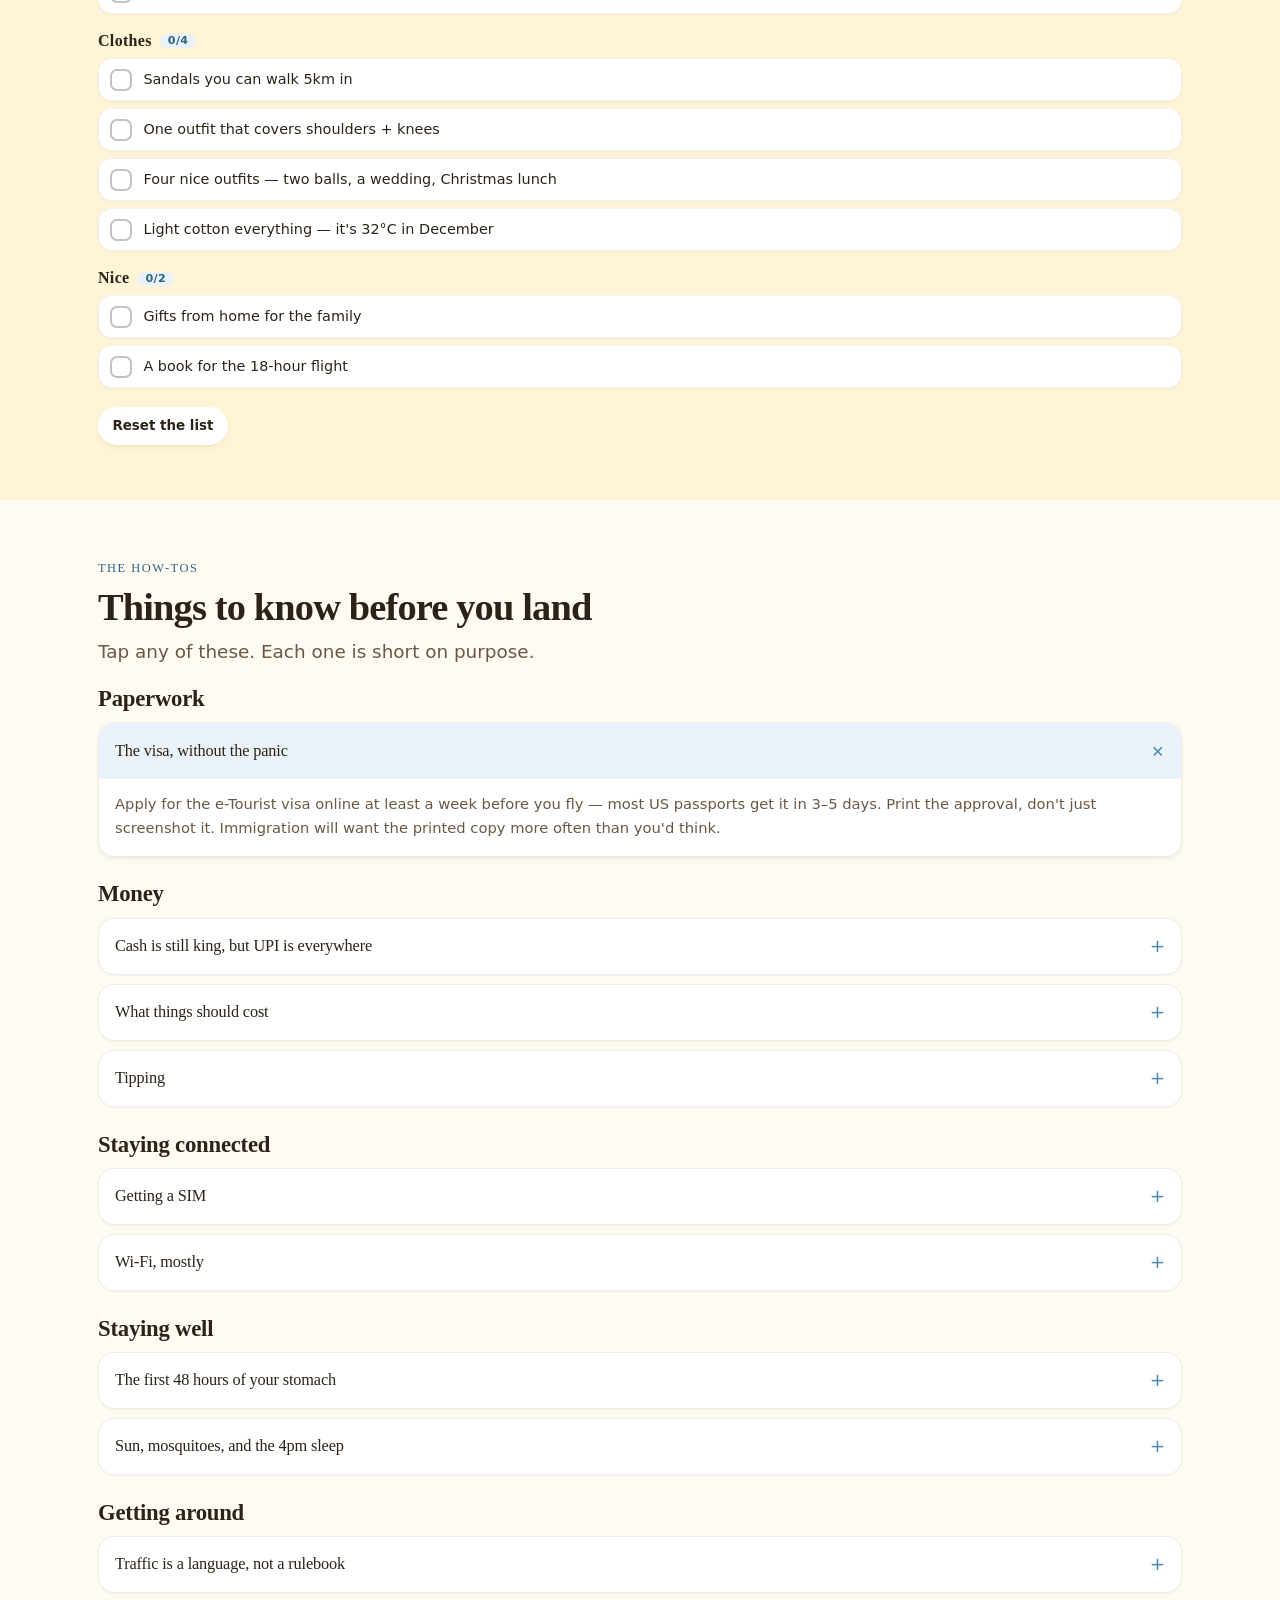
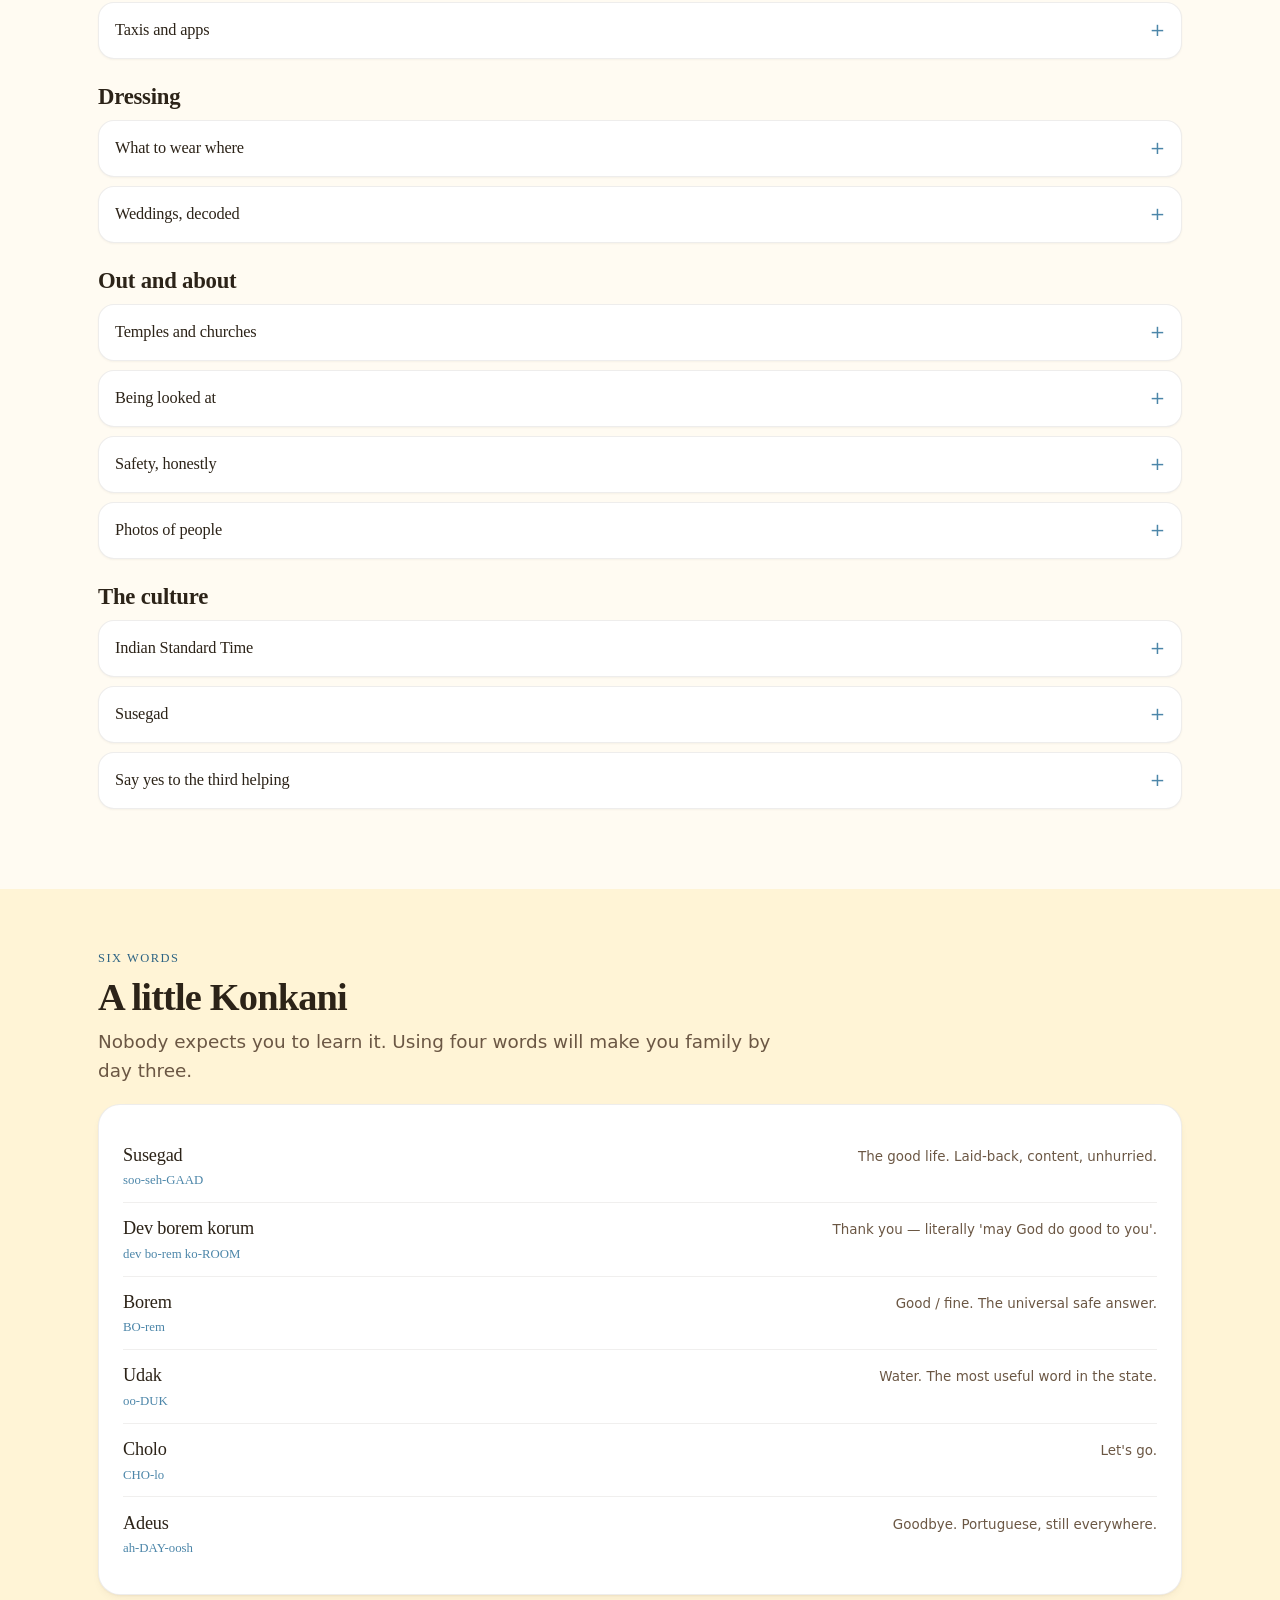
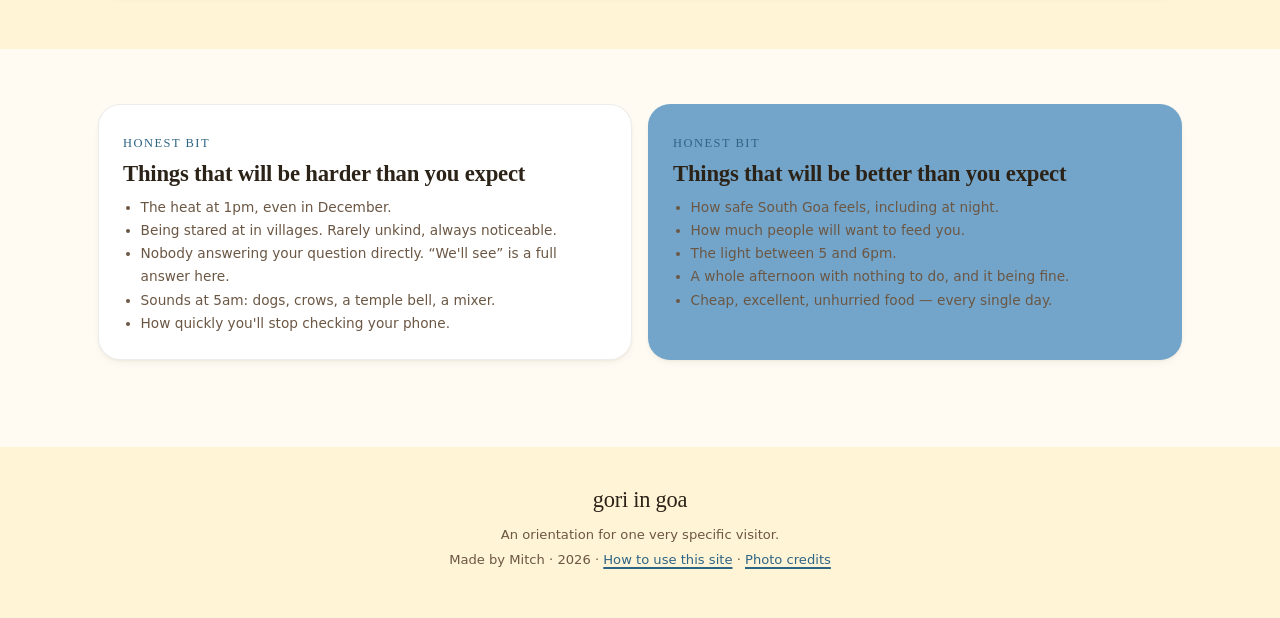
<file: guide.html>
<!DOCTYPE html>
<html lang="en">
<head>
<meta charset="utf-8">
<meta name="viewport" content="width=device-width, initial-scale=1, viewport-fit=cover">
<title>Guide — Gori in Goa</title>
<meta name="description" content="How to use this site, what to sort before you fly, and twenty things nobody tells you about landing in India.">
<meta name="robots" content="noindex, nofollow">
<meta name="theme-color" content="#FFE9A9">
<meta name="apple-mobile-web-app-capable" content="yes">
<meta name="mobile-web-app-capable" content="yes">
<meta name="apple-mobile-web-app-title" content="Gori in Goa">
<link rel="icon" href="data:image/svg+xml,%3Csvg xmlns='http://www.w3.org/2000/svg' viewBox='0 0 32 32'%3E%3Crect width='32' height='32' rx='7' fill='%23FFE9A9'/%3E%3Ccircle cx='16' cy='13' r='5' fill='%23FF933E'/%3E%3Cpath d='M3 24c3-3 6-3 9 0s6 3 9 0 6-3 8 0' fill='none' stroke='%2373A5CA' stroke-width='2.6' stroke-linecap='round'/%3E%3C/svg%3E">
<link rel="apple-touch-icon" href="assets/img/icon-180.png">
<link rel="manifest" href="manifest.webmanifest">
<link rel="stylesheet" href="assets/css/style.css?v=10">
</head>
<body data-page="guide">
<a class="skip" href="#main">Skip to content</a>
<header id="shell-top"></header>

<main id="main">
  <div class="wrap">
    <div class="pagehead">
      <p class="eyebrow pagehead__kick">01 · Start here</p>
      <h1 class="display">Guide</h1>
      <p class="lede" style="margin-top:.8rem">Read this on the plane. Then Share &rarr; <em>Add to Home Screen</em>, and it opens like an app — even with no signal.</p>
    </div>
  </div>

  <!-- how to use -->
  <section class="section--tight">
    <div class="wrap">
      <div class="grid grid--2 grid--3" id="site-map"></div>
    </div>
  </section>

  <!-- checklist -->
  <section class="section section--band">
    <div class="wrap">
      <div class="section-head">
        <div>
          <p class="eyebrow">Before you fly</p>
          <h2 class="h2">The packing list</h2>
        </div>
        <div style="min-width:150px;flex:1 1 150px;max-width:260px">
          <div class="progress"><span id="check-fill"></span></div>
          <p class="small" style="margin:.35rem 0 0" id="check-count">0 of 0 done</p>
        </div>
      </div>
      <p class="small" style="margin-top:-.4rem">Ticks are saved on this device, so you can close the tab and come back.</p>
      <div id="checklist" style="margin-top:1rem"></div>
      <div class="btnrow" style="margin-top:1rem">
        <button class="btn btn--ghost btn--sm" id="check-reset" type="button">Reset the list</button>
      </div>
    </div>
  </section>

  <!-- howtos -->
  <section class="section">
    <div class="wrap">
      <p class="eyebrow">The how-tos</p>
      <h2 class="h2">Things to know before you land</h2>
      <p class="lede" style="margin-top:.6rem">Tap any of these. Each one is short on purpose.</p>
      <div id="howtos" style="margin-top:1.3rem"></div>
    </div>
  </section>

  <!-- phrases -->
  <section class="section section--band">
    <div class="wrap">
      <p class="eyebrow">Six words</p>
      <h2 class="h2">A little Konkani</h2>
      <p class="lede" style="margin-top:.6rem">Nobody expects you to learn it. Using four words will make you family by day three.</p>
      <div class="card" id="phrases" style="margin-top:1.2rem"></div>
    </div>
  </section>

  <!-- reality check -->
  <section class="section">
    <div class="wrap">
      <div class="grid grid--2">
        <div class="card">
          <p class="eyebrow">Honest bit</p>
          <h2 class="h3">Things that will be harder than you expect</h2>
          <ul class="small" style="margin:.6rem 0 0;padding-left:1.1rem;line-height:1.7">
            <li>The heat at 1pm, even in December.</li>
            <li>Being stared at in villages. Rarely unkind, always noticeable.</li>
            <li>Nobody answering your question directly. “We'll see” is a full answer here.</li>
            <li>Sounds at 5am: dogs, crows, a temple bell, a mixer.</li>
            <li>How quickly you'll stop checking your phone.</li>
          </ul>
        </div>
        <div class="card card--blue">
          <p class="eyebrow">Honest bit</p>
          <h2 class="h3">Things that will be better than you expect</h2>
          <ul class="small" style="margin:.6rem 0 0;padding-left:1.1rem;line-height:1.7">
            <li>How safe South Goa feels, including at night.</li>
            <li>How much people will want to feed you.</li>
            <li>The light between 5 and 6pm.</li>
            <li>A whole afternoon with nothing to do, and it being fine.</li>
            <li>Cheap, excellent, unhurried food — every single day.</li>
          </ul>
        </div>
      </div>
    </div>
  </section>
</main>

<footer id="shell-foot"></footer>
<div id="shell-tab"></div>
<div id="shell-drawer"></div>

<script src="js/data.js?v=11"></script>
<script src="js/shell.js?v=11"></script>
<script src="js/ui.js?v=11"></script>
<script src="js/guide.js?v=11"></script>
</body>
</html>
</file>
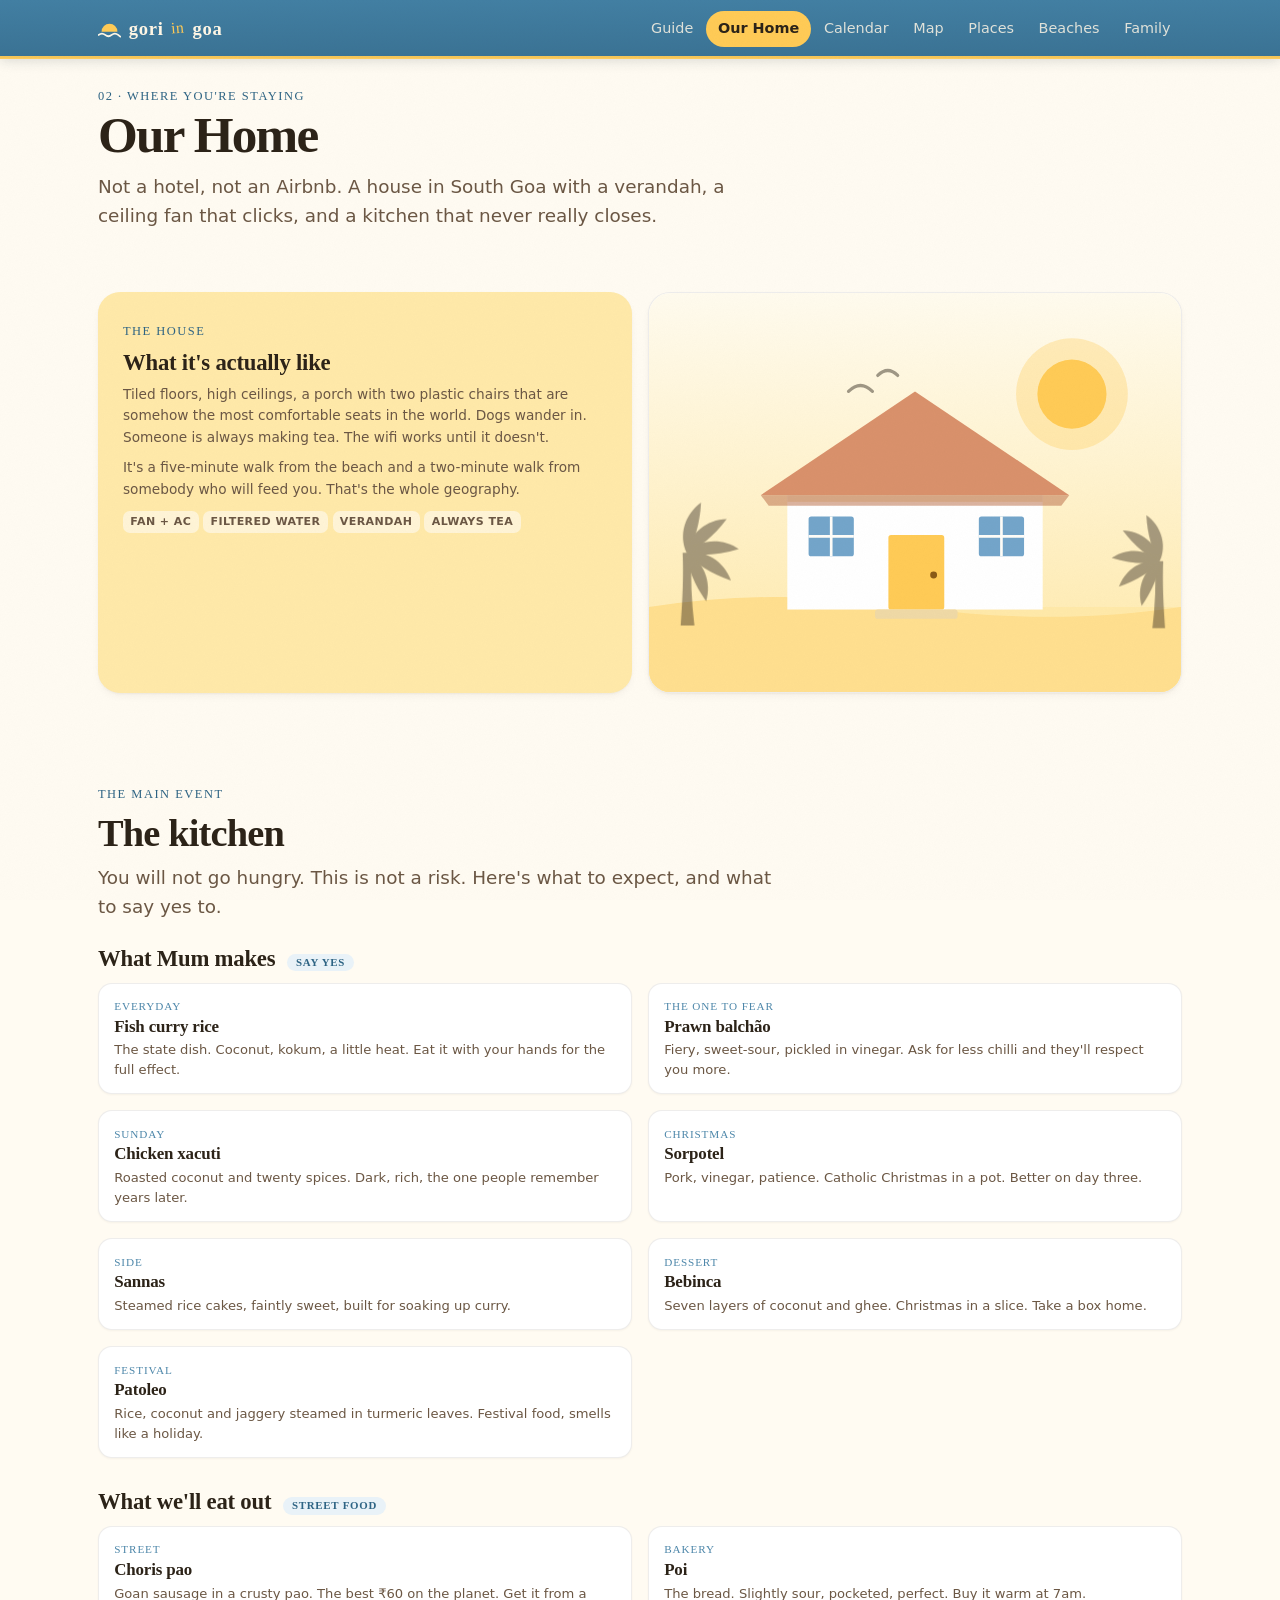
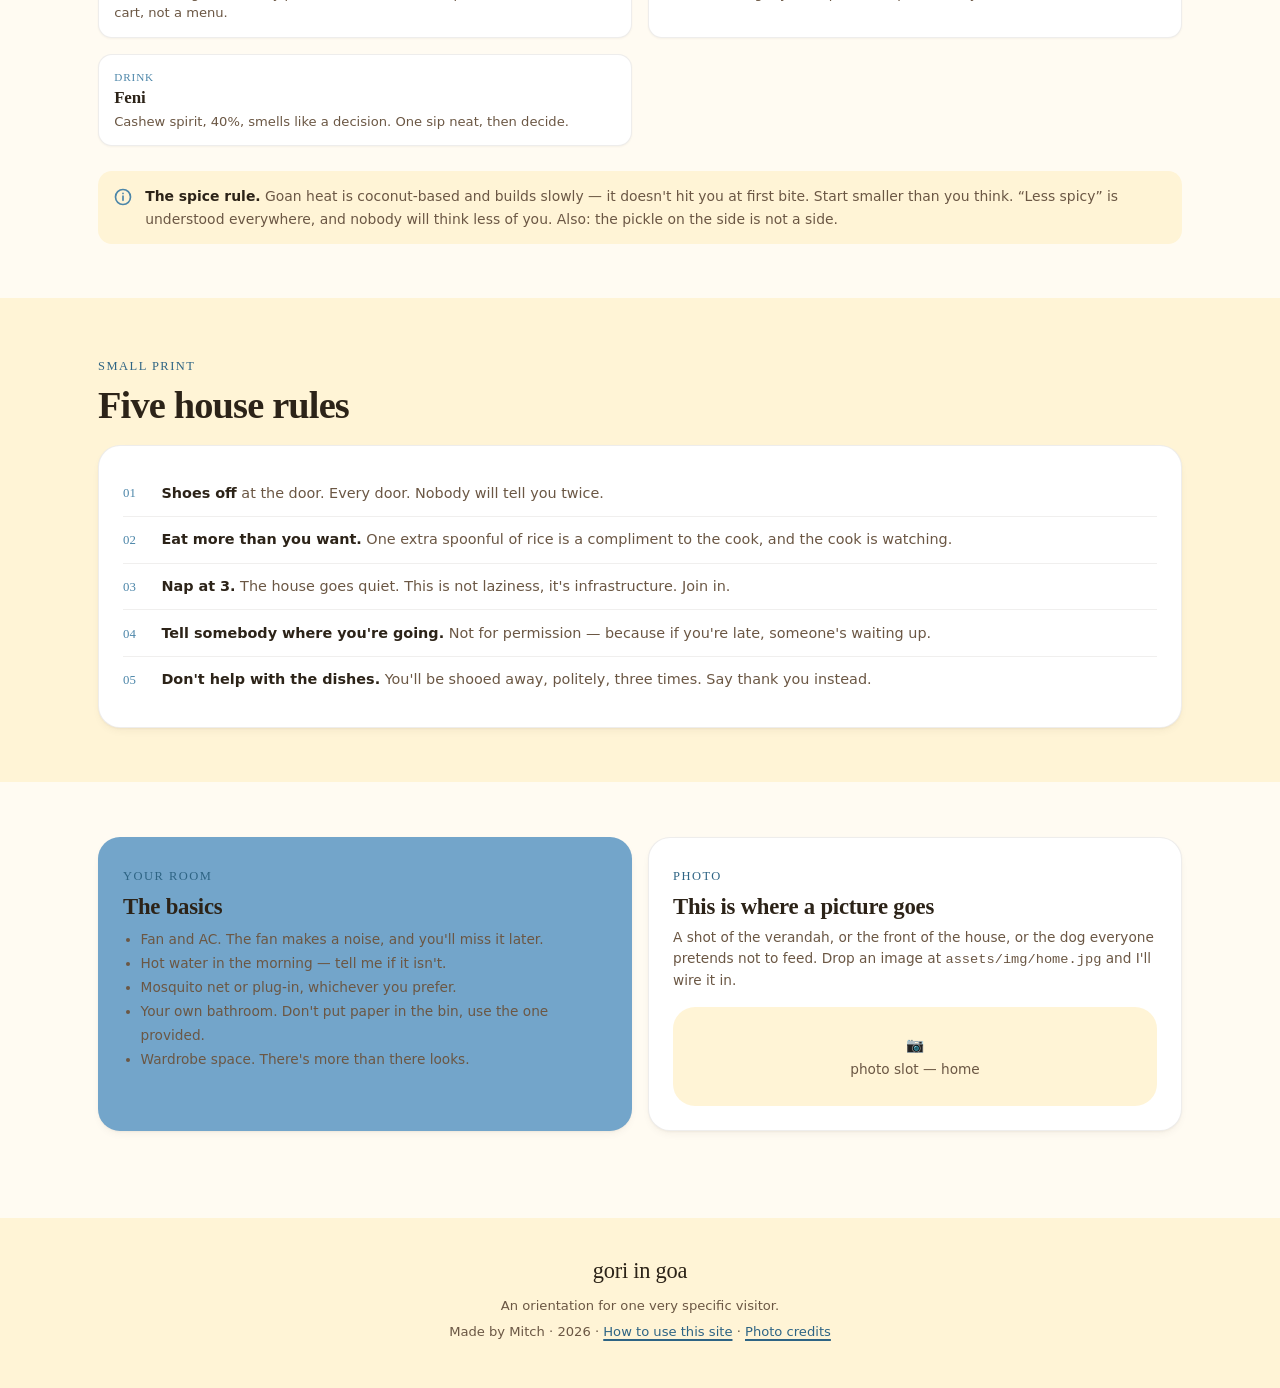
<file: home.html>
<!DOCTYPE html>
<html lang="en">
<head>
<meta charset="utf-8">
<meta name="viewport" content="width=device-width, initial-scale=1, viewport-fit=cover">
<title>Our Home — Gori in Goa</title>
<meta name="description" content="Where you're staying in South Goa, what comes out of the kitchen, and the house rules.">
<meta name="robots" content="noindex, nofollow">
<meta name="theme-color" content="#FFE9A9">
<meta name="apple-mobile-web-app-capable" content="yes">
<meta name="mobile-web-app-capable" content="yes">
<meta name="apple-mobile-web-app-title" content="Gori in Goa">
<link rel="icon" href="data:image/svg+xml,%3Csvg xmlns='http://www.w3.org/2000/svg' viewBox='0 0 32 32'%3E%3Crect width='32' height='32' rx='7' fill='%23FFE9A9'/%3E%3Ccircle cx='16' cy='13' r='5' fill='%23FF933E'/%3E%3Cpath d='M3 24c3-3 6-3 9 0s6 3 9 0 6-3 8 0' fill='none' stroke='%2373A5CA' stroke-width='2.6' stroke-linecap='round'/%3E%3C/svg%3E">
<link rel="apple-touch-icon" href="assets/img/icon-180.png">
<link rel="manifest" href="manifest.webmanifest">
<link rel="stylesheet" href="assets/css/style.css?v=10">
</head>
<body data-page="ourhome">
<a class="skip" href="#main">Skip to content</a>
<header id="shell-top"></header>

<main id="main">
  <div class="wrap">
    <div class="pagehead">
      <p class="eyebrow pagehead__kick">02 · Where you're staying</p>
      <h1 class="display">Our Home</h1>
      <p class="lede" style="margin-top:.8rem">Not a hotel, not an Airbnb. A house in South Goa with a verandah, a ceiling fan that clicks, and a kitchen that never really closes.</p>
    </div>
  </div>

  <!-- house -->
  <section class="section--tight">
    <div class="wrap">
      <div class="grid grid--2">
        <div class="card card--cream" style="position:relative;overflow:hidden">
          <p class="eyebrow">The house</p>
          <h2 class="h3">What it's actually like</h2>
          <p class="small" style="margin:.6rem 0 0">Tiled floors, high ceilings, a porch with two plastic chairs that are somehow the most comfortable seats in the world. Dogs wander in. Someone is always making tea. The wifi works until it doesn't.</p>
          <p class="small" style="margin:.6rem 0 0">It's a five-minute walk from the beach and a two-minute walk from somebody who will feed you. That's the whole geography.</p>
          <div class="tags">
            <span class="tag">Fan + AC</span><span class="tag">Filtered water</span>
            <span class="tag">Verandah</span><span class="tag">Always tea</span>
          </div>
        </div>

        <div class="card" style="padding:0;overflow:hidden">
          <svg viewBox="0 0 400 300" aria-hidden="true" style="width:100%;height:100%;min-height:240px">
            <defs>
              <linearGradient id="houseSky" x1="0" y1="0" x2="0" y2="1">
                <stop offset="0" stop-color="#FFFBEE"/>
                <stop offset="1" stop-color="#FFE9A9"/>
              </linearGradient>
            </defs>
            <rect width="400" height="300" fill="url(#houseSky)"/>
            <circle cx="318" cy="76" r="42" fill="#FFCB56" opacity=".32"/>
            <circle cx="318" cy="76" r="26" fill="#FFCB56"/>

            <!-- ground -->
            <path d="M0 236h400v64H0z" fill="#FFE9A9"/>
            <path d="M0 236c66-10 134-10 200 0s134 10 200 0v64H0z" fill="#FFDF8F"/>

            <!-- palms -->
            <g fill="#2C2318" opacity=".42">
              <g transform="translate(26 250) scale(.74)">
                <path d="M-3 0c2-26 3-52 2-74h9c-1 24 0 50 3 74z"/>
                <g transform="translate(3 -74)">
                  <path d="M0 0C12-16 34-20 52-11 33-2 13 2 0 0Z" transform="rotate(-62)"/>
                  <path d="M0 0C12-16 34-20 52-11 33-2 13 2 0 0Z" transform="rotate(-28)"/>
                  <path d="M0 0C12-16 34-20 52-11 33-2 13 2 0 0Z" transform="rotate(8)"/>
                  <path d="M0 0C12-16 34-20 52-11 33-2 13 2 0 0Z" transform="rotate(44)" transform-origin="0 0"/>
                  <path d="M0 0C12-16 34-20 52-11 33-2 13 2 0 0Z" transform="rotate(80)"/>
                </g>
              </g>
              <g transform="translate(386 252) scale(-.68 .68)">
                <path d="M-3 0c2-26 3-52 2-74h9c-1 24 0 50 3 74z"/>
                <g transform="translate(3 -74)">
                  <path d="M0 0C12-16 34-20 52-11 33-2 13 2 0 0Z" transform="rotate(-62)"/>
                  <path d="M0 0C12-16 34-20 52-11 33-2 13 2 0 0Z" transform="rotate(-28)"/>
                  <path d="M0 0C12-16 34-20 52-11 33-2 13 2 0 0Z" transform="rotate(8)"/>
                  <path d="M0 0C12-16 34-20 52-11 33-2 13 2 0 0Z" transform="rotate(44)"/>
                  <path d="M0 0C12-16 34-20 52-11 33-2 13 2 0 0Z" transform="rotate(80)"/>
                </g>
              </g>
            </g>

            <!-- house -->
            <rect x="104" y="150" width="192" height="88" fill="#FFFFFF"/>
            <rect x="104" y="150" width="192" height="7" fill="#F4E5C6"/>
            <path d="M84 152 200 74l116 78Z" fill="#D9916B"/>
            <path d="M84 152h232l-6 8H90Z" fill="#BE7550" opacity=".55"/>

            <!-- door + step -->
            <rect x="180" y="182" width="42" height="56" rx="2" fill="#FFCB56"/>
            <circle cx="214" cy="212" r="2.6" fill="#8A5A16"/>
            <rect x="170" y="238" width="62" height="7" rx="2" fill="#EFD9A6"/>

            <!-- windows -->
            <rect x="120" y="168" width="34" height="30" rx="2" fill="#73A5CA"/>
            <path d="M137 168v30M120 183h34" stroke="#FFFDF8" stroke-width="2"/>
            <rect x="248" y="168" width="34" height="30" rx="2" fill="#73A5CA"/>
            <path d="M265 168v30M248 183h34" stroke="#FFFDF8" stroke-width="2"/>

            <!-- birds -->
            <g stroke="#2C2318" stroke-width="2.4" stroke-linecap="round" fill="none" opacity=".45">
              <path d="M150 74c6-6 12-6 18 0M172 62c5-5 10-5 15 0"/>
            </g>
          </svg>
        </div>
      </div>
    </div>
  </section>

  <!-- kitchen -->
  <section class="section">
    <div class="wrap">
      <p class="eyebrow">The main event</p>
      <h2 class="h2">The kitchen</h2>
      <p class="lede" style="margin-top:.6rem">You will not go hungry. This is not a risk. Here's what to expect, and what to say yes to.</p>

      <h3 class="h3" style="margin:1.6rem 0 .7rem">What Mum makes <span class="pill" style="margin-left:.4rem">say yes</span></h3>
      <div class="grid grid--2 grid--3" id="food-home"></div>

      <h3 class="h3" style="margin:2rem 0 .7rem">What we'll eat out <span class="pill" style="margin-left:.4rem">street food</span></h3>
      <div class="grid grid--2 grid--3" id="food-out"></div>

      <div class="notice" style="margin-top:1.6rem">
        <svg viewBox="0 0 24 24" fill="none" stroke-width="2" stroke-linecap="round" stroke-linejoin="round"><circle cx="12" cy="12" r="9"/><path d="M12 11v5M12 7.6v.1"/></svg>
        <div><strong>The spice rule.</strong> Goan heat is coconut-based and builds slowly — it doesn't hit you at first bite. Start smaller than you think. “Less spicy” is understood everywhere, and nobody will think less of you. Also: the pickle on the side is not a side.</div>
      </div>
    </div>
  </section>

  <!-- house rules -->
  <section class="section section--band">
    <div class="wrap">
      <p class="eyebrow">Small print</p>
      <h2 class="h2">Five house rules</h2>
      <div class="card" style="margin-top:1.2rem">
        <div class="house-rule"><span class="house-rule__n">01</span><p><strong>Shoes off</strong> at the door. Every door. Nobody will tell you twice.</p></div>
        <div class="house-rule"><span class="house-rule__n">02</span><p><strong>Eat more than you want.</strong> One extra spoonful of rice is a compliment to the cook, and the cook is watching.</p></div>
        <div class="house-rule"><span class="house-rule__n">03</span><p><strong>Nap at 3.</strong> The house goes quiet. This is not laziness, it's infrastructure. Join in.</p></div>
        <div class="house-rule"><span class="house-rule__n">04</span><p><strong>Tell somebody where you're going.</strong> Not for permission — because if you're late, someone's waiting up.</p></div>
        <div class="house-rule"><span class="house-rule__n">05</span><p><strong>Don't help with the dishes.</strong> You'll be shooed away, politely, three times. Say thank you instead.</p></div>
      </div>
    </div>
  </section>

  <!-- your room -->
  <section class="section">
    <div class="wrap">
      <div class="grid grid--2">
        <div class="card card--blue">
          <p class="eyebrow">Your room</p>
          <h2 class="h3">The basics</h2>
          <ul class="small" style="margin:.6rem 0 0;padding-left:1.1rem;line-height:1.75">
            <li>Fan and AC. The fan makes a noise, and you'll miss it later.</li>
            <li>Hot water in the morning — tell me if it isn't.</li>
            <li>Mosquito net or plug-in, whichever you prefer.</li>
            <li>Your own bathroom. Don't put paper in the bin, use the one provided.</li>
            <li>Wardrobe space. There's more than there looks.</li>
          </ul>
        </div>
        <div class="card">
          <p class="eyebrow">Photo</p>
          <h2 class="h3">This is where a picture goes</h2>
          <p class="small">A shot of the verandah, or the front of the house, or the dog everyone pretends not to feed. Drop an image at <code>assets/img/home.jpg</code> and I'll wire it in.</p>
          <div class="empty" style="margin-top:.7rem;padding:1.6rem 1rem">📷 <br><span class="small">photo slot — home</span></div>
        </div>
      </div>
    </div>
  </section>
</main>

<footer id="shell-foot"></footer>
<div id="shell-tab"></div>
<div id="shell-drawer"></div>

<script src="js/data.js?v=11"></script>
<script src="js/shell.js?v=11"></script>
<script src="js/ui.js?v=11"></script>
<script src="js/ourhome.js?v=11"></script>
</body>
</html>
</file>
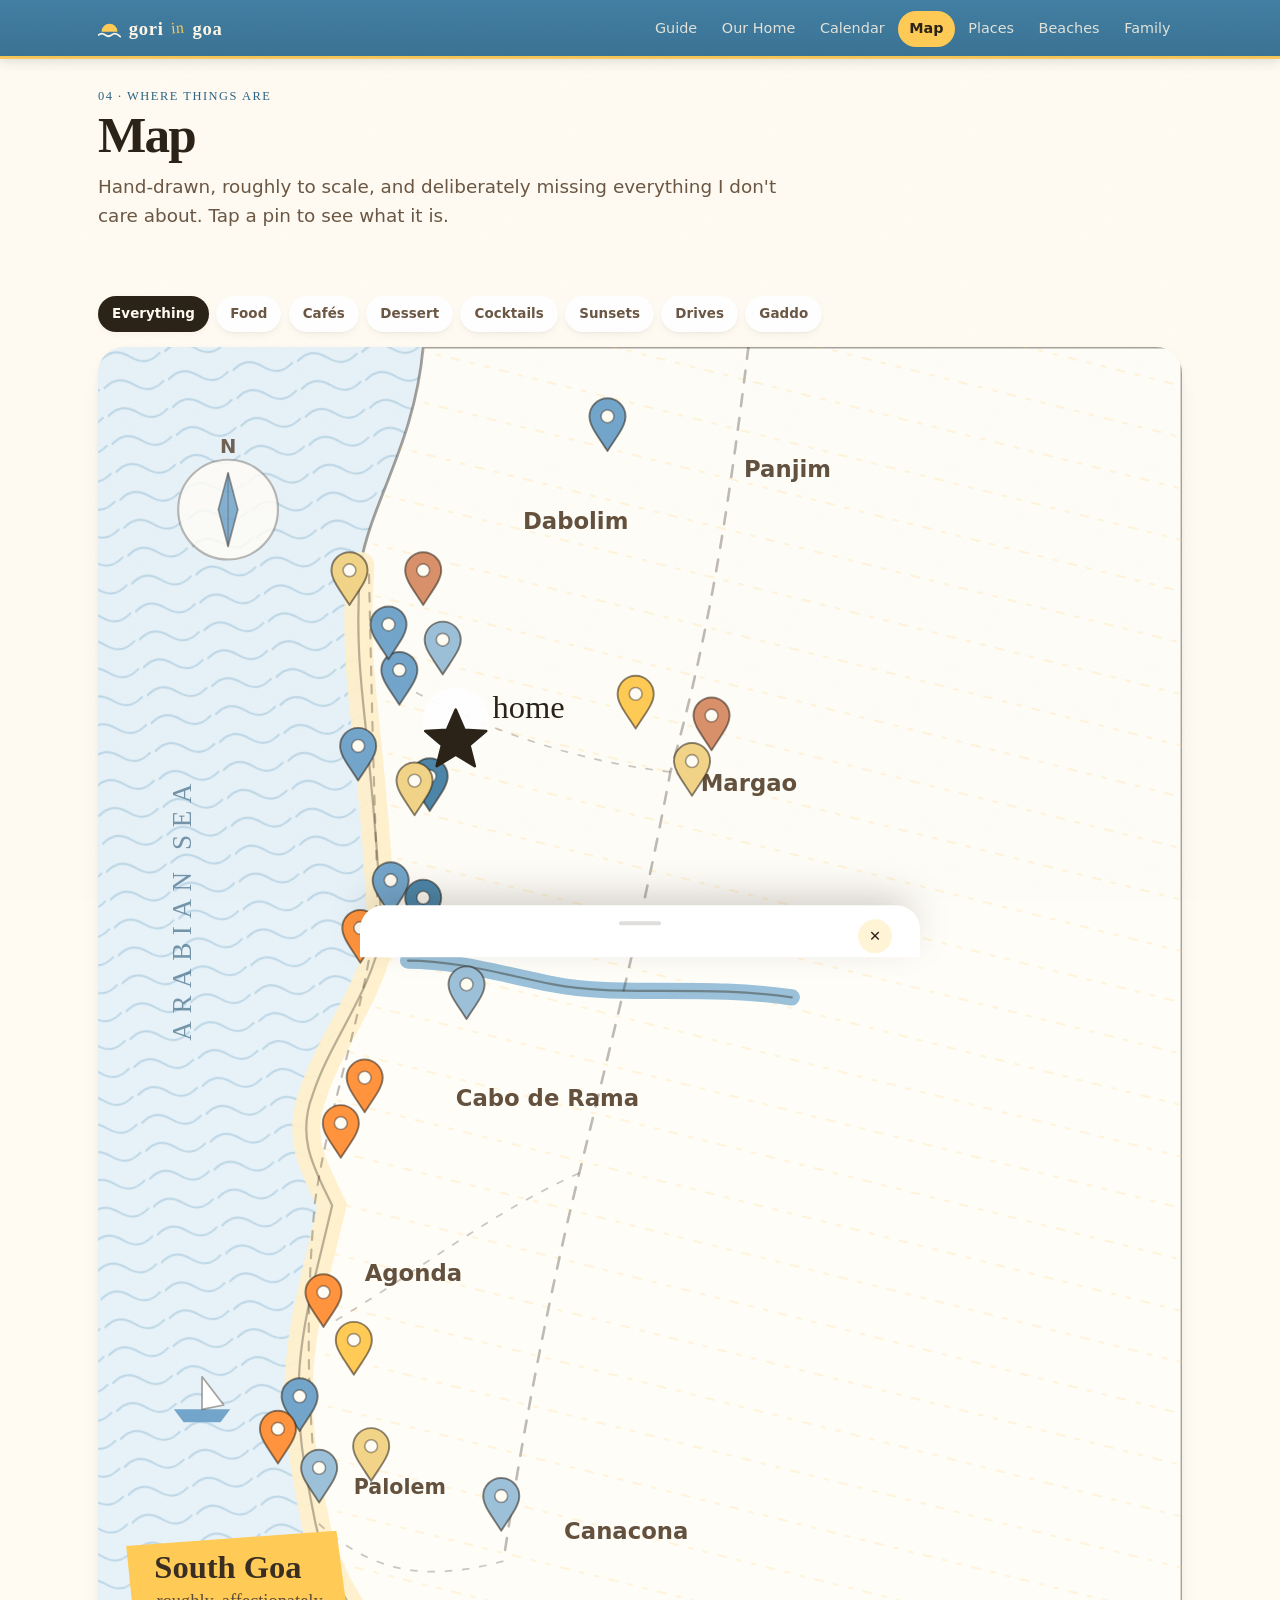
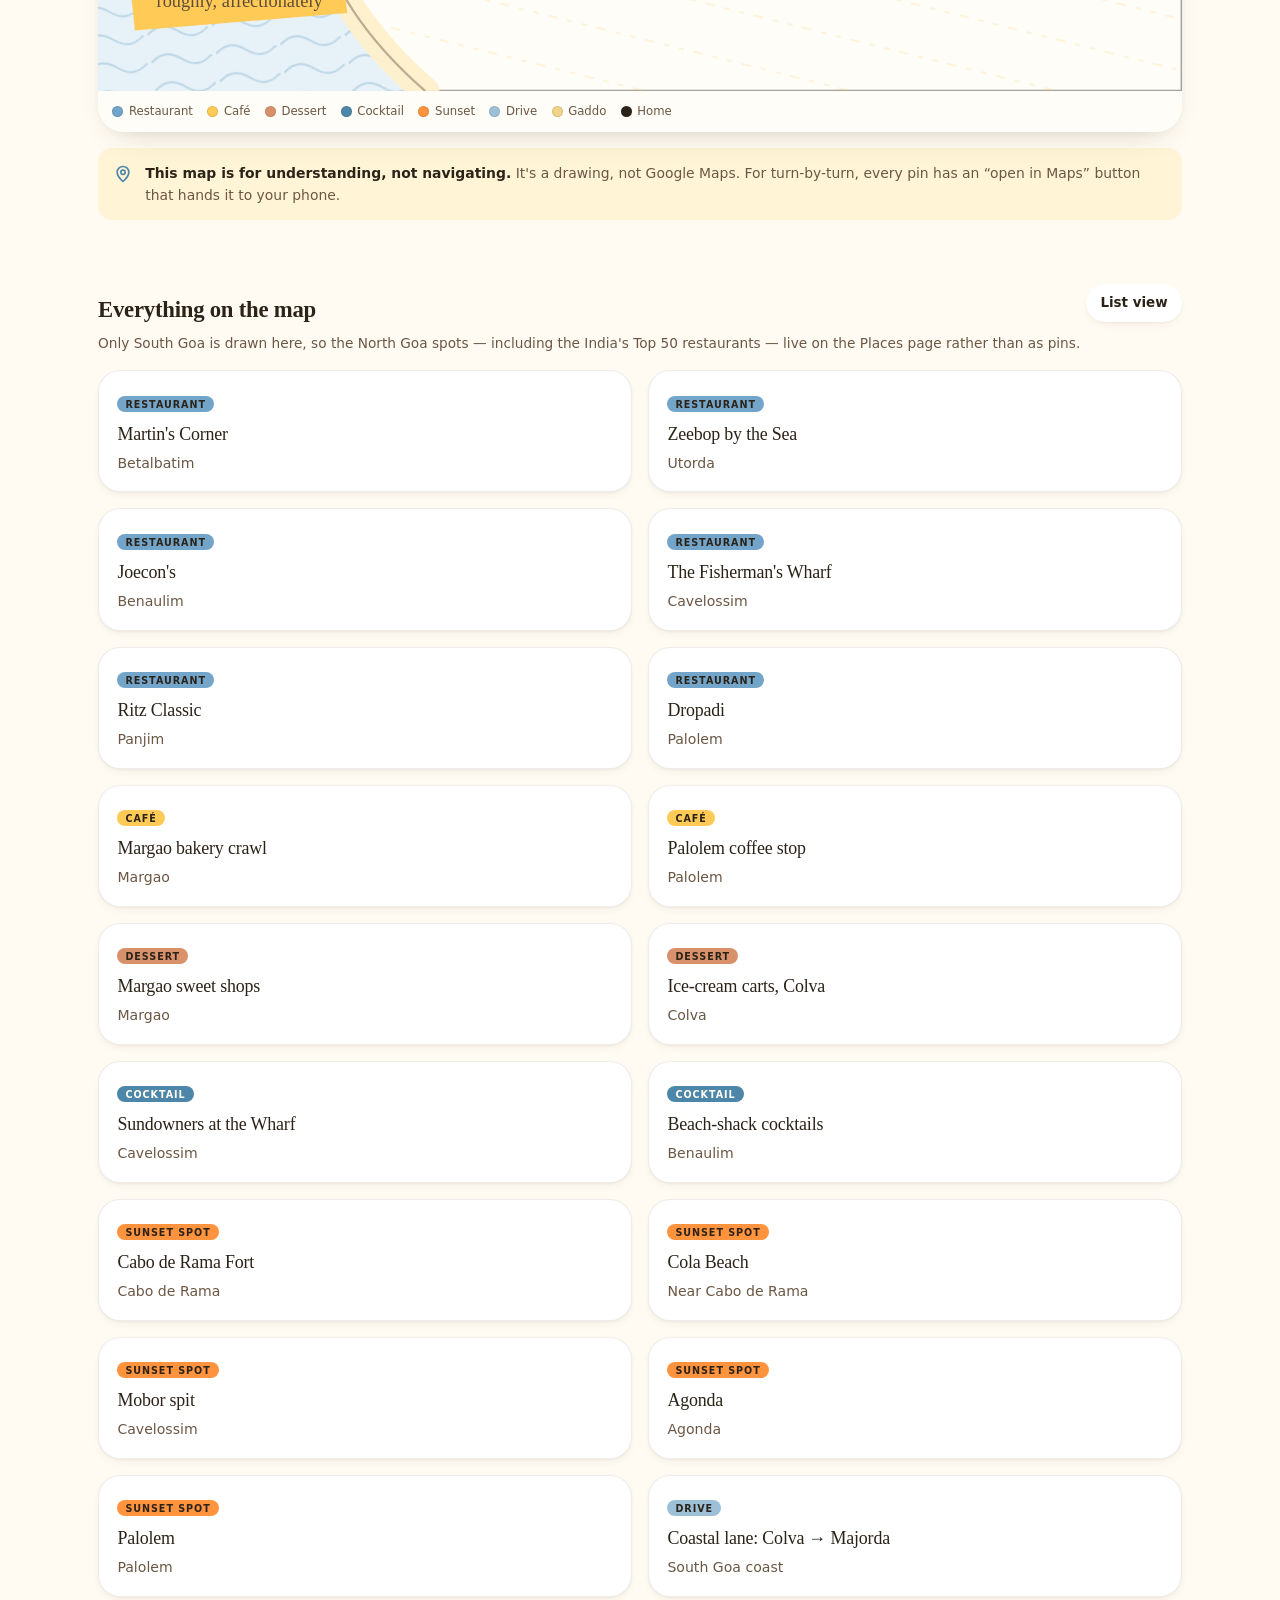
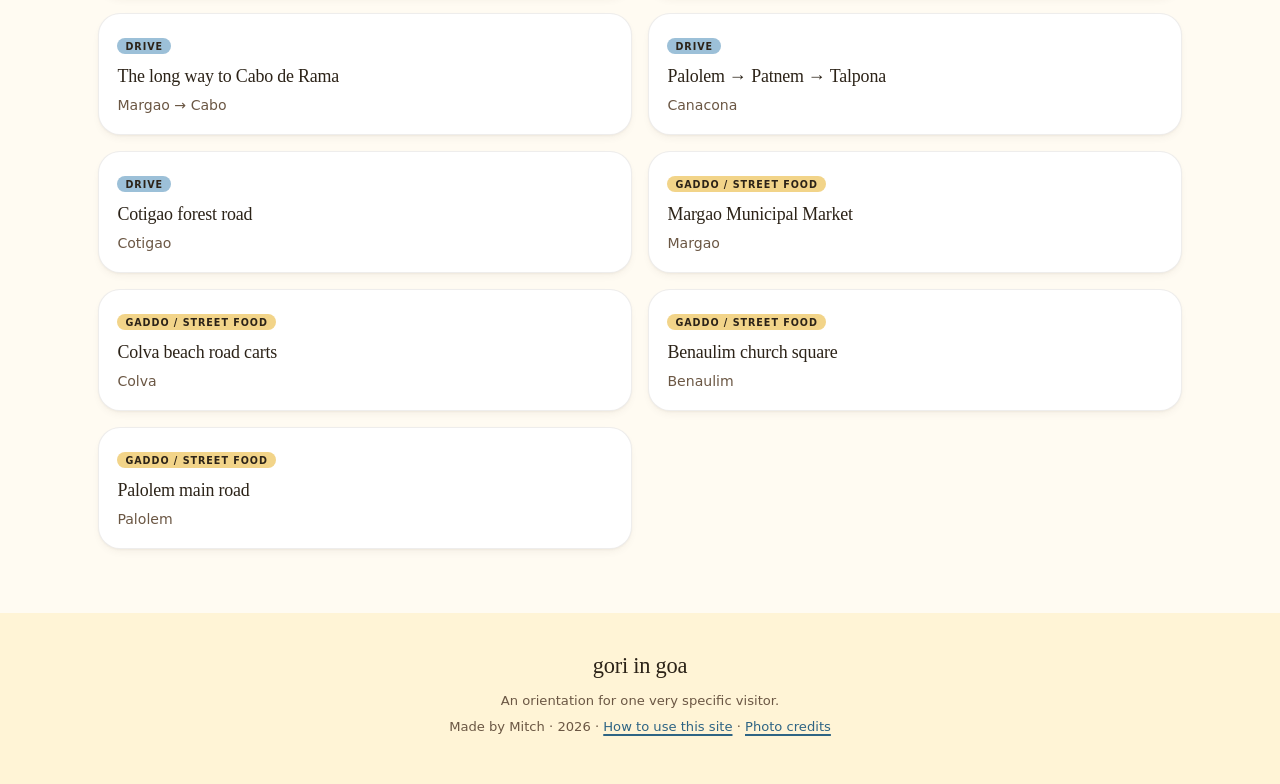
<file: map.html>
<!DOCTYPE html>
<html lang="en">
<head>
<meta charset="utf-8">
<meta name="viewport" content="width=device-width, initial-scale=1, viewport-fit=cover">
<title>Map — Gori in Goa</title>
<meta name="description" content="An illustrated map of South Goa with every place pinned.">
<meta name="robots" content="noindex, nofollow">
<meta name="theme-color" content="#FFE9A9">
<meta name="apple-mobile-web-app-capable" content="yes">
<meta name="mobile-web-app-capable" content="yes">
<meta name="apple-mobile-web-app-title" content="Gori in Goa">
<link rel="icon" href="data:image/svg+xml,%3Csvg xmlns='http://www.w3.org/2000/svg' viewBox='0 0 32 32'%3E%3Crect width='32' height='32' rx='7' fill='%23FFE9A9'/%3E%3Ccircle cx='16' cy='13' r='5' fill='%23FF933E'/%3E%3Cpath d='M3 24c3-3 6-3 9 0s6 3 9 0 6-3 8 0' fill='none' stroke='%2373A5CA' stroke-width='2.6' stroke-linecap='round'/%3E%3C/svg%3E">
<link rel="apple-touch-icon" href="assets/img/icon-180.png">
<link rel="manifest" href="manifest.webmanifest">
<link rel="stylesheet" href="assets/css/style.css?v=10">
</head>
<body data-page="map">
<a class="skip" href="#main">Skip to content</a>
<header id="shell-top"></header>

<main id="main">
  <div class="wrap">
    <div class="pagehead">
      <p class="eyebrow pagehead__kick">04 · Where things are</p>
      <h1 class="display">Map</h1>
      <p class="lede" style="margin-top:.8rem">Hand-drawn, roughly to scale, and deliberately missing everything I don't care about. Tap a pin to see what it is.</p>
    </div>
  </div>

  <section class="section--tight">
    <div class="wrap">
      <div class="chips" id="map-filters" role="group" aria-label="Filter the map"></div>

      <div class="mapwrap">
        <svg id="map" viewBox="0 0 1000 1240" role="img" aria-label="Illustrated map of South Goa with places pinned">
          <defs>
            <pattern id="waves" width="60" height="26" patternUnits="userSpaceOnUse" patternTransform="rotate(-8)">
              <path d="M0 13c10-8 18-8 28 0s18 8 28 0" fill="none" stroke="#7FADC8" stroke-width="2" opacity=".38"/>
            </pattern>
            <pattern id="fields" width="46" height="46" patternUnits="userSpaceOnUse" patternTransform="rotate(14)">
              <path d="M0 23h46" stroke="#FFCB56" stroke-width="2" opacity=".35" stroke-dasharray="5 9"/>
            </pattern>
          </defs>

          <!-- sea -->
          <rect width="1000" height="1240" fill="#E6F1F8"/>
          <rect width="1000" height="1240" fill="url(#waves)"/>

          <!-- land mass: everything east of the coastline -->
          <path d="M300 0
                   C292 90 252 142 242 202
                   C236 282 246 332 250 382
                   C256 442 260 500 262 540
                   C252 596 214 640 198 690
                   C182 732 202 762 216 792
                   C202 852 190 892 186 940
                   C182 992 190 1032 200 1082
                   C210 1132 240 1186 302 1240
                   L1000 1240 L1000 0 Z"
                fill="#FFFDF8" stroke="#2C2318" stroke-opacity=".42" stroke-width="2.6" stroke-linejoin="round"/>
          <path d="M300 0
                   C292 90 252 142 242 202
                   C236 282 246 332 250 382
                   C256 442 260 500 262 540
                   C252 596 214 640 198 690
                   C182 732 202 762 216 792
                   C202 852 190 892 186 940
                   C182 992 190 1032 200 1082
                   C210 1132 240 1186 302 1240
                   L1000 1240 L1000 0 Z"
                fill="url(#fields)" opacity=".55"/>

          <!-- beaches: sand strip along the coast -->
          <path d="M242 202 C236 282 246 332 250 382 C256 442 260 500 262 540 C252 596 214 640 198 690 C182 732 202 762 216 792 C202 852 190 892 186 940 C182 992 190 1032 200 1082 C210 1132 240 1186 302 1240"
                fill="none" stroke="#FFF0CB" stroke-width="26" stroke-linecap="round" opacity=".92"/>
          <path d="M242 202 C236 282 246 332 250 382 C256 442 260 500 262 540 C252 596 214 640 198 690 C182 732 202 762 216 792 C202 852 190 892 186 940 C182 992 190 1032 200 1082 C210 1132 240 1186 302 1240"
                fill="none" stroke="#2C2318" stroke-width="2" stroke-opacity=".3"/>

          <!-- Sal river -->
          <path d="M640 600 C560 588 480 600 420 588 C370 578 330 566 286 566"
                fill="none" stroke="#8FBBD6" stroke-width="15" stroke-linecap="round" opacity=".9"/>
          <path d="M640 600 C560 588 480 600 420 588 C370 578 330 566 286 566"
                fill="none" stroke="#2C2318" stroke-width="2" stroke-linecap="round" opacity=".4"/>
          <text x="470" y="562" font-family="Marker Felt, Chalkboard SE, cursive" font-size="19" fill="#2A5875" transform="rotate(-4 470 562)">Sal River</text>

          <!-- roads -->
          <path d="M600 0 C584 130 566 260 528 392 C506 512 474 640 444 762 C414 884 392 1000 374 1120"
                fill="none" stroke="#2C2318" stroke-width="2.4" stroke-dasharray="11 11" opacity=".3" stroke-linecap="round"/>
          <path d="M250 210 C252 300 254 400 258 500 C252 600 214 690 200 790 C192 880 192 980 204 1070"
                fill="none" stroke="#2C2318" stroke-width="2" stroke-dasharray="8 9" opacity=".3" stroke-linecap="round"/>
          <path d="M528 392 C420 380 330 340 258 300"
                fill="none" stroke="#2C2318" stroke-width="1.6" stroke-dasharray="7 9" opacity=".25"/>
          <path d="M444 762 C360 800 300 850 216 900"
                fill="none" stroke="#2C2318" stroke-width="1.6" stroke-dasharray="7 9" opacity=".25"/>
          <path d="M374 1120 C300 1140 250 1130 200 1082"
                fill="none" stroke="#2C2318" stroke-width="1.6" stroke-dasharray="7 9" opacity=".25"/>

          <!-- town labels -->
          <g font-family="Avenir Next, system-ui, sans-serif" font-size="21" font-weight="700" fill="#5B4835" opacity=".95">
            <text x="556" y="410">Margao</text>
            <text x="596" y="120">Panjim</text>
            <text x="392" y="168">Dabolim</text>
            <text x="330" y="700">Cabo de Rama</text>
            <text x="246" y="862">Agonda</text>
            <text x="236" y="1058" font-size="19">Palolem</text>
            <text x="430" y="1100">Canacona</text>
          </g>

          <!-- sea label -->
          <text x="86" y="640" font-family="Marker Felt, Chalkboard SE, cursive" font-size="25" letter-spacing="7" fill="#2A5875" opacity=".6" transform="rotate(-90 86 640)">ARABIAN SEA</text>

          <!-- boat -->
          <g transform="translate(96 980)">
            <path d="M-26 0h52l-9 12h-34z" fill="#73A5CA" stroke-linejoin="round"/>
            <path d="M0 0v-30l20 26z" fill="#FFFFFF" stroke="#2C2318" stroke-opacity=".4" stroke-width="1.6" stroke-linejoin="round"/>
          </g>

          <!-- compass -->
          <g transform="translate(120 150)" opacity=".85">
            <circle r="46" fill="#FFFDF8" stroke="#2C2318" stroke-opacity=".35" stroke-width="2"/>
            <path d="M0 -34 L9 0 L0 34 L-9 0 Z" fill="#73A5CA" stroke="#2C2318" stroke-opacity=".5" stroke-width="1.6" stroke-linejoin="round"/>
            <path d="M0 -34 L0 34" stroke="#2C2318" stroke-width="1.4" opacity=".3"/>
            <text x="0" y="-52" text-anchor="middle" font-family="Avenir Next, system-ui, sans-serif" font-size="18" font-weight="800" fill="#5B4835">N</text>
          </g>

          <!-- title badge -->
          <g transform="translate(34 1106)">
            <path d="M-8 0 L186 -14 L196 62 L0 78 Z" fill="#FFCB56" stroke-linejoin="round"/>
            <text x="18" y="30" font-family="Iowan Old Style, Palatino, Georgia, serif" font-size="30" font-weight="600" fill="#3A2E22">South Goa</text>
            <text x="20" y="56" font-family="Marker Felt, Chalkboard SE, cursive" font-size="17" fill="#5F4C39">roughly, affectionately</text>
          </g>

          <g id="pins"></g>
        </svg>

        <div class="map-legend">
          <span><span class="swatch" style="background:#73A5CA"></span>Restaurant</span>
          <span><span class="swatch" style="background:#FFCB56"></span>Café</span>
          <span><span class="swatch" style="background:#D9916B"></span>Dessert</span>
          <span><span class="swatch" style="background:#4C86A9"></span>Cocktail</span>
          <span><span class="swatch" style="background:#FF933E"></span>Sunset</span>
          <span><span class="swatch" style="background:#9CC0D8"></span>Drive</span>
          <span><span class="swatch" style="background:#F2D489"></span>Gaddo</span>
          <span><span class="swatch" style="background:#2C2318"></span>Home</span>
        </div>
      </div>

      <div class="notice" style="margin-top:1rem">
        <svg viewBox="0 0 24 24" fill="none" stroke-width="2" stroke-linecap="round" stroke-linejoin="round"><path d="M12 21s7-6.2 7-11a7 7 0 1 0-14 0c0 4.8 7 11 7 11Z"/><circle cx="12" cy="10" r="2.6"/></svg>
        <div><strong>This map is for understanding, not navigating.</strong> It's a drawing, not Google Maps. For turn-by-turn, every pin has an “open in Maps” button that hands it to your phone.</div>
      </div>
    </div>
  </section>

  <section class="section--tight">
    <div class="wrap">
      <div class="section-head">
        <h2 class="h3" style="margin:0">Everything on the map</h2>
        <a class="btn btn--ghost btn--sm" href="places.html">List view</a>
      </div>
      <p class="small" style="margin:-.6rem 0 1rem">Only South Goa is drawn here, so the North Goa spots — including the India's Top 50 restaurants — live on the Places page rather than as pins.</p>
      <div class="grid grid--2 grid--3" id="map-list"></div>
    </div>
  </section>
</main>

<footer id="shell-foot"></footer>
<div id="shell-tab"></div>
<div id="shell-drawer"></div>

<!-- pin detail sheet -->
<div class="sheet" id="sheet" role="dialog" aria-modal="false" aria-labelledby="sheet-title">
  <div class="sheet__grip"></div>
  <button class="sheet__close" id="sheet-close" aria-label="Close">✕</button>
  <div id="sheet-body"></div>
</div>

<script src="js/data.js?v=11"></script>
<script src="js/shell.js?v=11"></script>
<script src="js/ui.js?v=11"></script>
<script src="js/map.js?v=11"></script>
</body>
</html>
</file>
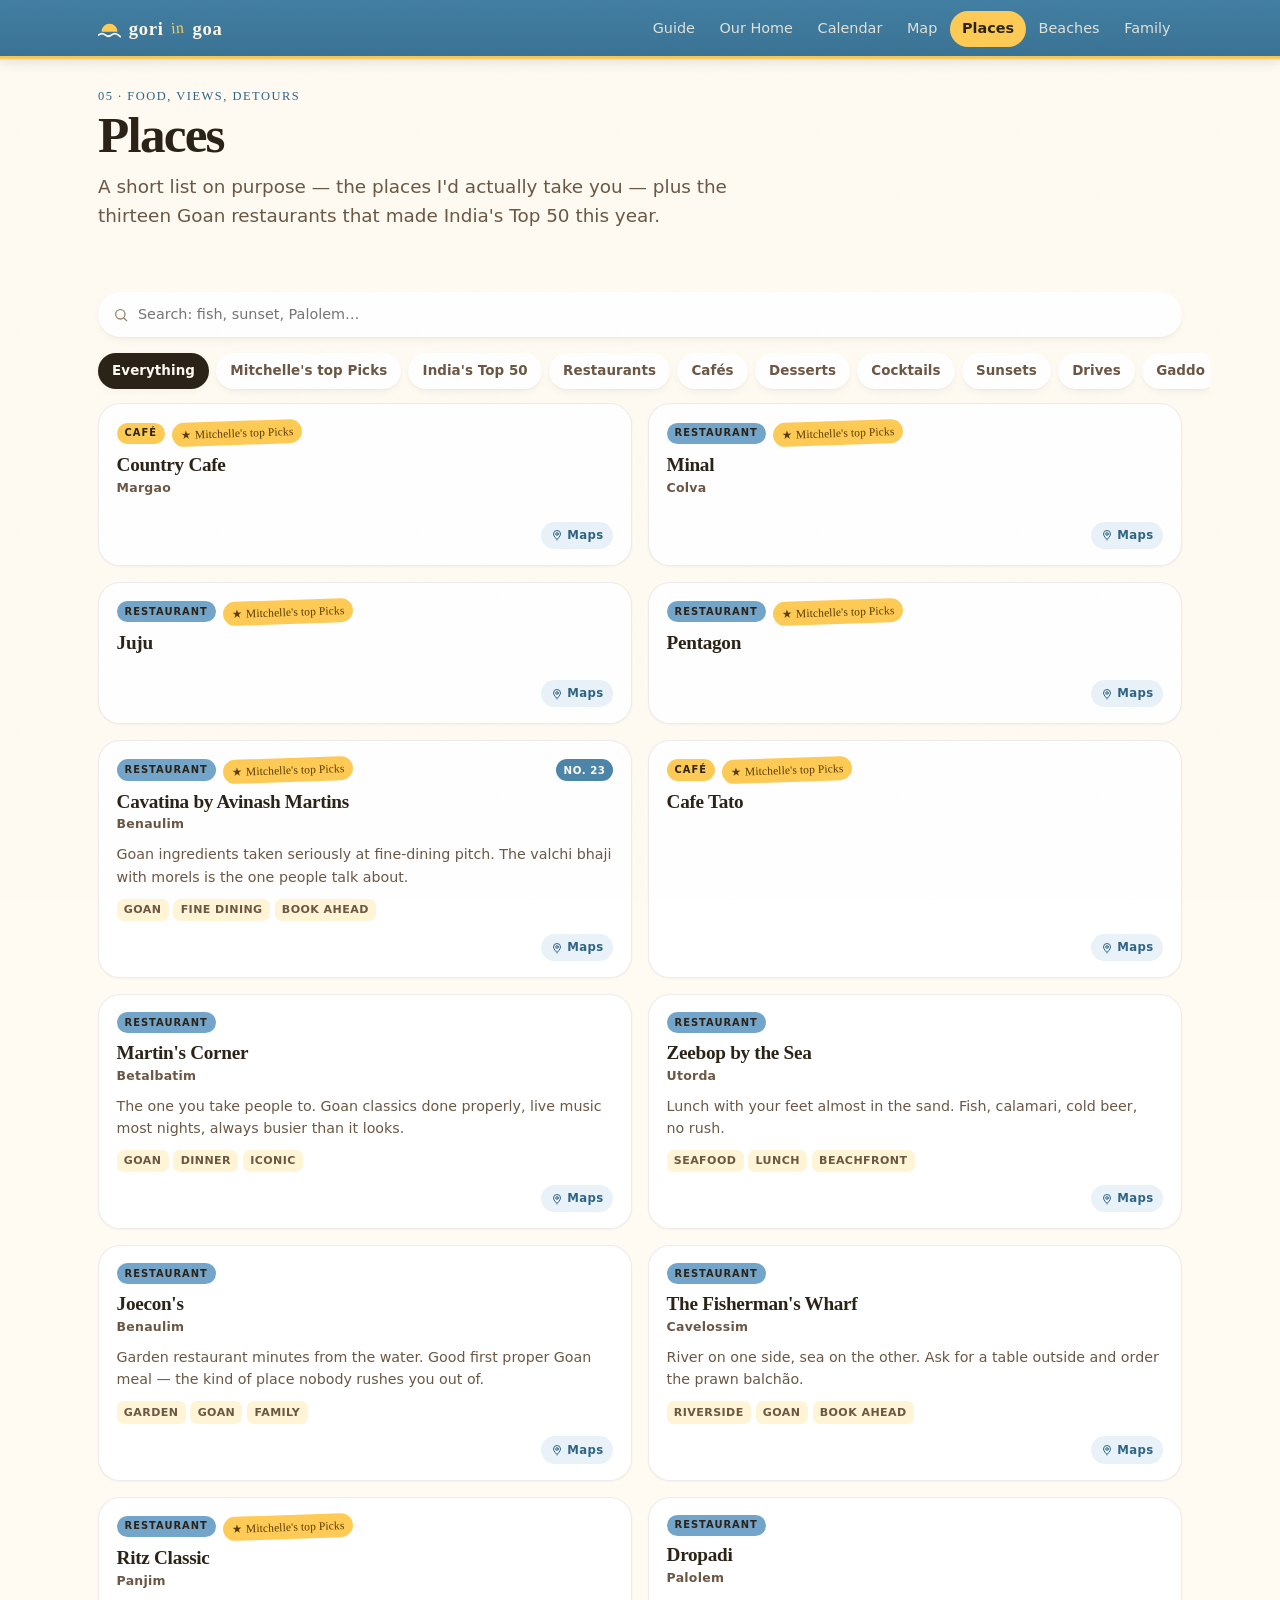
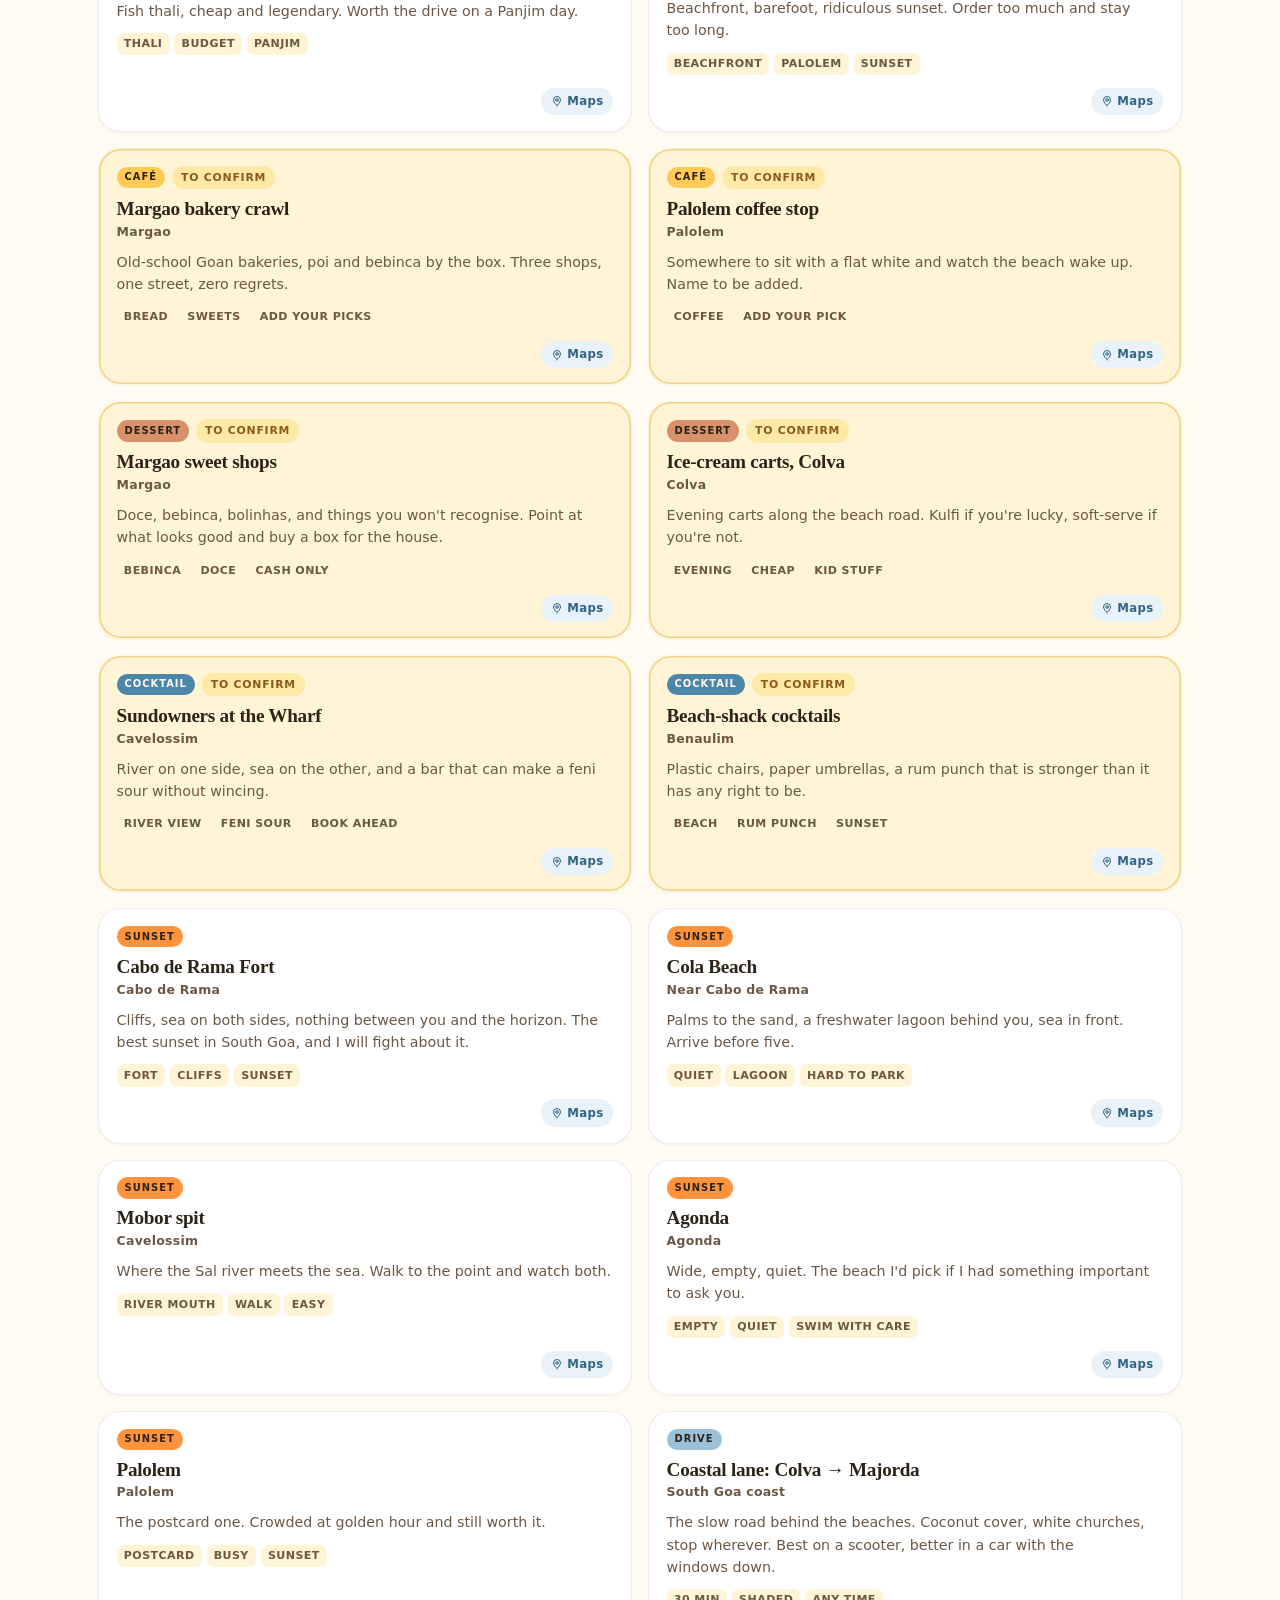
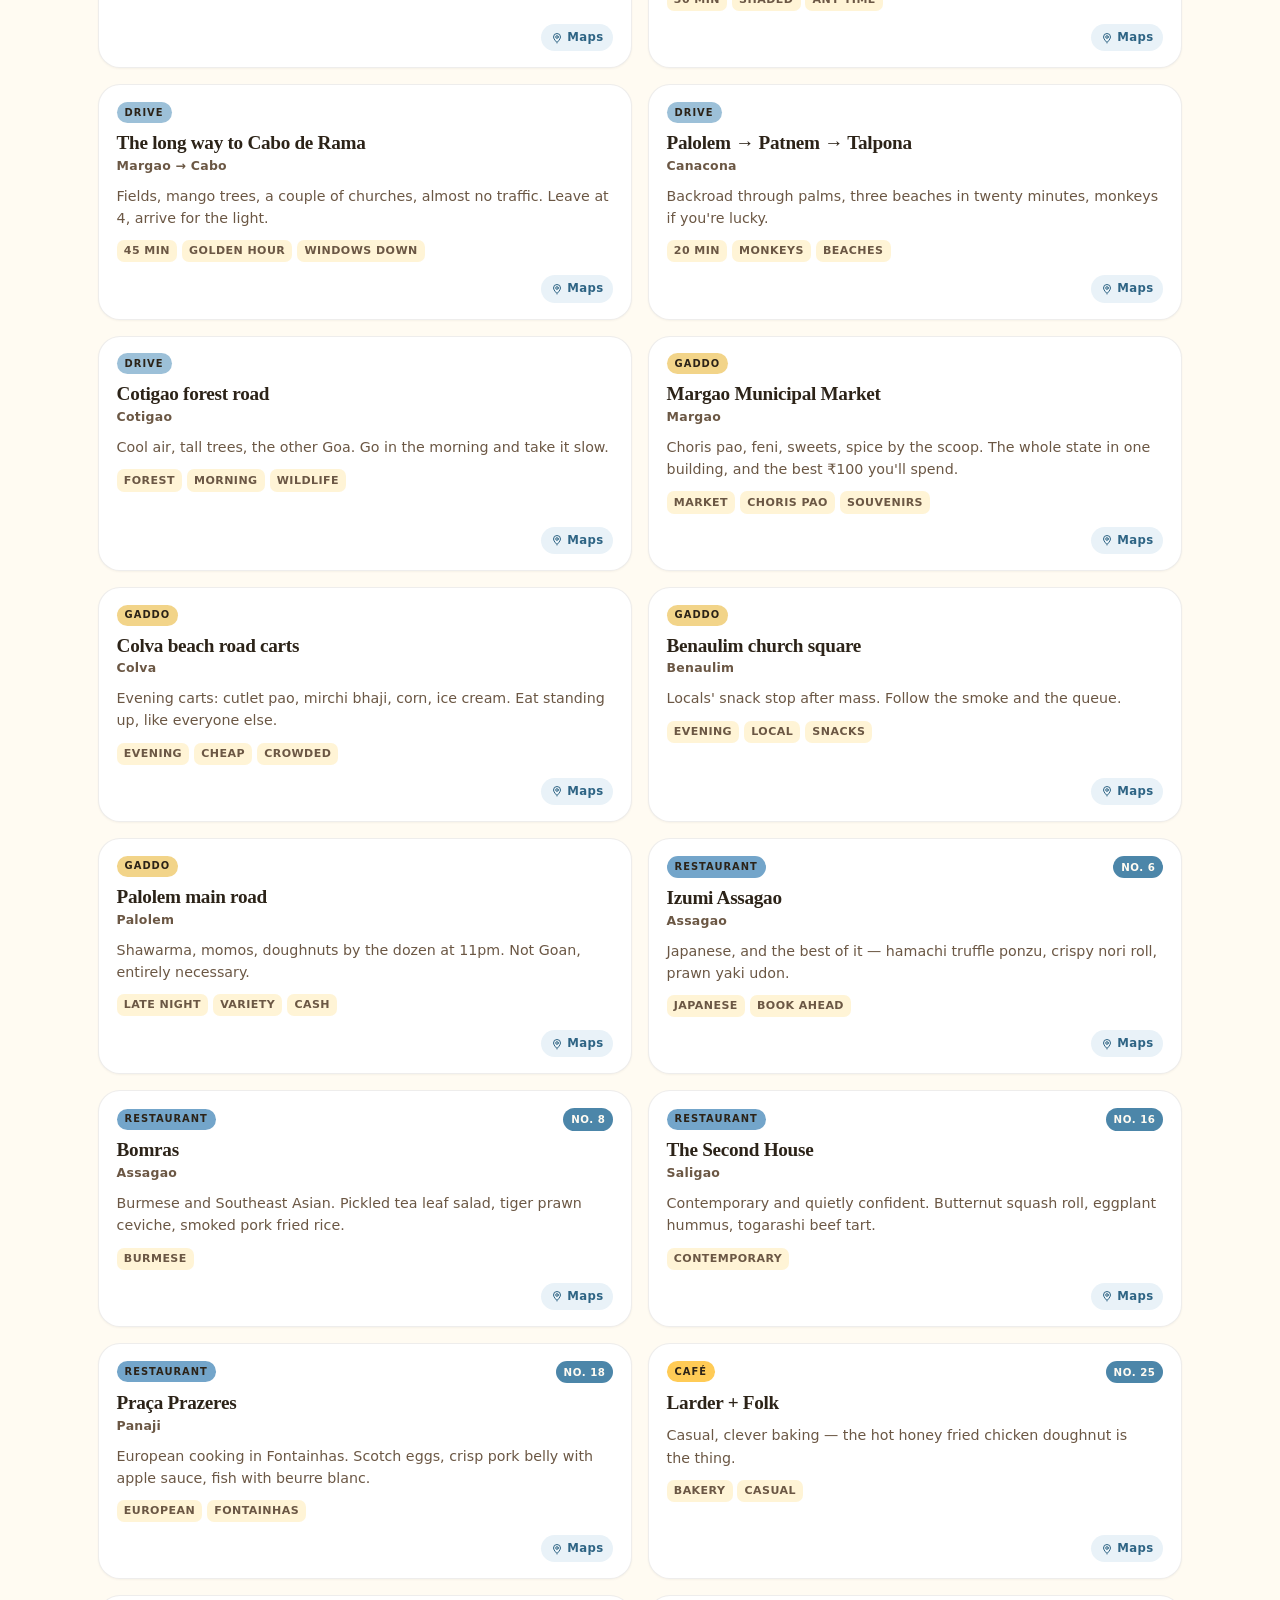
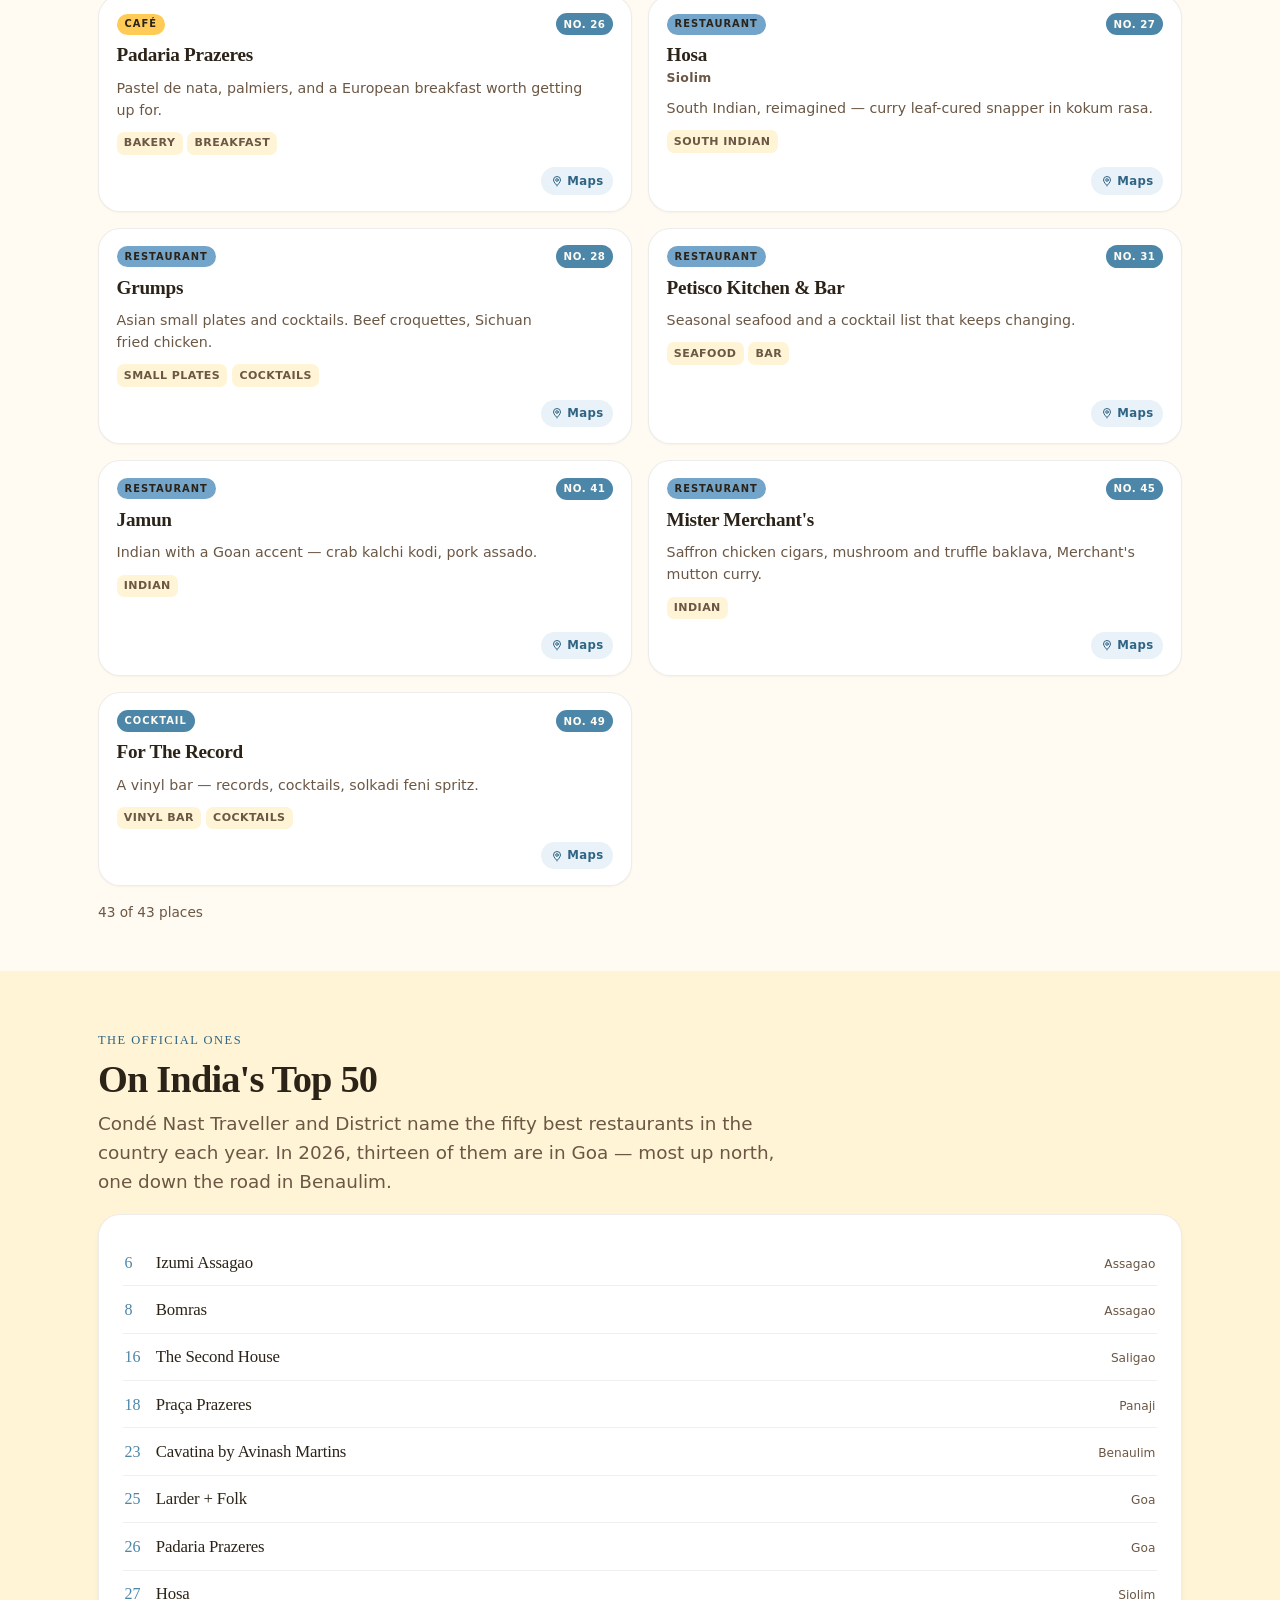
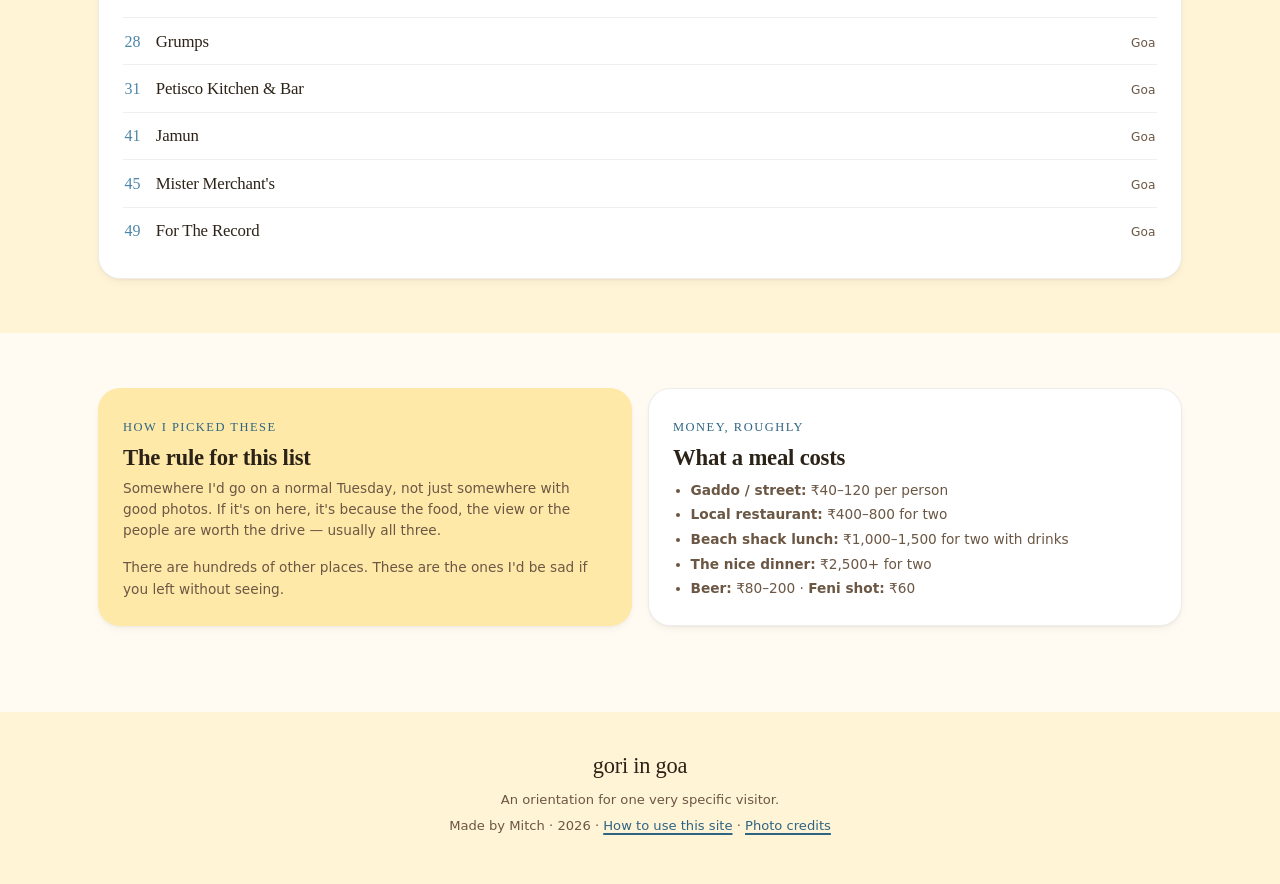
<file: places.html>
<!DOCTYPE html>
<html lang="en">
<head>
<meta charset="utf-8">
<meta name="viewport" content="width=device-width, initial-scale=1, viewport-fit=cover">
<title>Places — Gori in Goa</title>
<meta name="description" content="Restaurants, cafés, sunset spots, drives and gaddo street food in South Goa.">
<meta name="robots" content="noindex, nofollow">
<meta name="theme-color" content="#FFE9A9">
<meta name="apple-mobile-web-app-capable" content="yes">
<meta name="mobile-web-app-capable" content="yes">
<meta name="apple-mobile-web-app-title" content="Gori in Goa">
<link rel="icon" href="data:image/svg+xml,%3Csvg xmlns='http://www.w3.org/2000/svg' viewBox='0 0 32 32'%3E%3Crect width='32' height='32' rx='7' fill='%23FFE9A9'/%3E%3Ccircle cx='16' cy='13' r='5' fill='%23FF933E'/%3E%3Cpath d='M3 24c3-3 6-3 9 0s6 3 9 0 6-3 8 0' fill='none' stroke='%2373A5CA' stroke-width='2.6' stroke-linecap='round'/%3E%3C/svg%3E">
<link rel="apple-touch-icon" href="assets/img/icon-180.png">
<link rel="manifest" href="manifest.webmanifest">
<link rel="stylesheet" href="assets/css/style.css?v=10">
</head>
<body data-page="places">
<a class="skip" href="#main">Skip to content</a>
<header id="shell-top"></header>

<main id="main">
  <div class="wrap">
    <div class="pagehead">
      <p class="eyebrow pagehead__kick">05 · Food, views, detours</p>
      <h1 class="display">Places</h1>
      <p class="lede" style="margin-top:.8rem">A short list on purpose — the places I'd actually take you — plus the thirteen Goan restaurants that made India's Top 50 this year.</p>
    </div>
  </div>

  <section class="section--tight">
    <div class="wrap">
      <div class="search" style="margin-bottom:.8rem">
        <svg viewBox="0 0 24 24" fill="none" stroke-width="2" stroke-linecap="round"><circle cx="11" cy="11" r="7"/><path d="m16 16 4.5 4.5"/></svg>
        <label for="place-search" class="sr">Search places</label>
        <input id="place-search" type="search" placeholder="Search: fish, sunset, Palolem…" autocomplete="off">
      </div>

      <div class="chips" id="place-filters" role="group" aria-label="Filter places"></div>

      <div class="grid grid--2 grid--3" id="place-grid"></div>
      <p class="small" id="place-count" style="margin-top:1rem"></p>
    </div>
  </section>

  <section class="section section--band">
    <div class="wrap">
      <p class="eyebrow">The official ones</p>
      <h2 class="h2">On India's Top 50</h2>
      <p class="lede" style="margin-top:.6rem">Condé Nast Traveller and District name the fifty best restaurants in the country each year. In 2026, thirteen of them are in Goa — most up north, one down the road in Benaulim.</p>
      <div class="card" id="top50-list" style="margin-top:1.1rem"></div>
    </div>
  </section>

  <section class="section">
    <div class="wrap">
      <div class="grid grid--2">
        <div class="card card--cream">
          <p class="eyebrow">How I picked these</p>
          <h2 class="h3">The rule for this list</h2>
          <p class="small">Somewhere I'd go on a normal Tuesday, not just somewhere with good photos. If it's on here, it's because the food, the view or the people are worth the drive — usually all three.</p>
          <p class="small" style="margin-bottom:0">There are hundreds of other places. These are the ones I'd be sad if you left without seeing.</p>
        </div>
        <div class="card">
          <p class="eyebrow">Money, roughly</p>
          <h2 class="h3">What a meal costs</h2>
          <ul class="small" style="padding-left:1.1rem;line-height:1.8;margin:.3rem 0 0">
            <li><strong>Gaddo / street:</strong> ₹40–120 per person</li>
            <li><strong>Local restaurant:</strong> ₹400–800 for two</li>
            <li><strong>Beach shack lunch:</strong> ₹1,000–1,500 for two with drinks</li>
            <li><strong>The nice dinner:</strong> ₹2,500+ for two</li>
            <li><strong>Beer:</strong> ₹80–200 · <strong>Feni shot:</strong> ₹60</li>
          </ul>
        </div>
      </div>
    </div>
  </section>
</main>

<footer id="shell-foot"></footer>
<div id="shell-tab"></div>
<div id="shell-drawer"></div>

<script src="js/data.js?v=11"></script>
<script src="js/shell.js?v=11"></script>
<script src="js/ui.js?v=11"></script>
<script src="js/places.js?v=11"></script>
</body>
</html>
</file>
<file: assets/css/style.css>
/* =========================================================================
   GORI IN GOA — styles, v2
   Softer, rounder, less ink. Warm cream paper, blue + gold carrying the
   colour, orange kept for small moments only.
   Palette: #FF933E · #FFCB56 · #FFE9A9 · #73A5CA
   ========================================================================= */

/* ---------------------------------------------------------------- tokens */
:root {
  /* the four */
  --orange: #FF933E;
  --gold:   #FFCB56;
  --cream:  #FFE9A9;
  --blue:   #73A5CA;

  /* tones derived from them */
  --orange-deep: #E0742A;
  --clay:  #D9916B;
  --gold-deep: #E3AE3C;
  --cream-deep: #F2D489;
  --cream-soft: #FFF4D6;
  --blue-deep: #4C86A9;
  --blue-soft: #E9F2F8;
  --blue-mid:  #9CC0D8;
  --blue-ink:  #2E6484;

  --ink:       #2C2318;
  --ink-soft:  #6B5744;
  --ink-faint: #9A856F;

  --paper: #FFFBF2;
  --card:  #FFFFFF;

  --line: 1px solid rgba(44, 35, 24, .08);
  --line-med: 1px solid rgba(44, 35, 24, .14);

  --shadow-xs: 0 1px 2px rgba(70, 52, 34, .05);
  --shadow-sm: 0 1px 2px rgba(70, 52, 34, .04), 0 4px 12px -6px rgba(70, 52, 34, .14);
  --shadow:    0 2px 6px rgba(70, 52, 34, .04), 0 16px 32px -20px rgba(70, 52, 34, .26);
  --shadow-lg: 0 4px 10px rgba(70, 52, 34, .05), 0 28px 56px -28px rgba(70, 52, 34, .32);

  --r: 22px;
  --r-sm: 14px;
  --r-xs: 10px;
  --pill: 999px;

  --font-display: "Iowan Old Style", "Palatino Linotype", Palatino, "Book Antiqua", Georgia, serif;
  --font-ui: "Avenir Next", Avenir, "Segoe UI", system-ui, -apple-system, "Helvetica Neue", sans-serif;
  --font-hand: "Marker Felt", "Chalkboard SE", "Bradley Hand", "Comic Sans MS", cursive;

  --ease: cubic-bezier(.22, .8, .3, 1);
  --bounce: cubic-bezier(.2, .9, .3, 1.35);

  --nav-h: 58px;
  --tab-h: 64px;
  --pad: clamp(16px, 5vw, 28px);
  --maxw: 1140px;
}

/* ---------------------------------------------------------------- reset */
*, *::before, *::after { box-sizing: border-box; }

html { -webkit-text-size-adjust: 100%; scroll-behavior: smooth; }

body {
  margin: 0;
  background: var(--paper);
  color: var(--ink);
  font-family: var(--font-ui);
  font-size: 16px;
  line-height: 1.62;
  -webkit-font-smoothing: antialiased;
  text-rendering: optimizeLegibility;
  overflow-x: hidden;
  overflow-x: clip;
  padding-bottom: calc(var(--tab-h) + env(safe-area-inset-bottom, 0px) + 8px);
}

/* very light paper grain — barely there, no grime */
body::after {
  content: "";
  position: fixed;
  inset: 0;
  z-index: 9999;
  pointer-events: none;
  opacity: .16;
  mix-blend-mode: multiply;
  background-image: url("data:image/svg+xml,%3Csvg xmlns='http://www.w3.org/2000/svg' width='200' height='200'%3E%3Cfilter id='n'%3E%3CfeTurbulence type='fractalNoise' baseFrequency='.9' numOctaves='2' stitchTiles='stitch'/%3E%3CfeColorMatrix type='saturate' values='0'/%3E%3C/filter%3E%3Crect width='200' height='200' filter='url(%23n)' opacity='.2'/%3E%3C/svg%3E");
}

img, svg { max-width: 100%; display: block; }
a { color: var(--blue-ink); text-decoration-thickness: 1.5px; text-underline-offset: 3px; }
a:hover { color: var(--blue-deep); }
button { font: inherit; color: inherit; cursor: pointer; }

:focus-visible { outline: 3px solid var(--blue-deep); outline-offset: 3px; border-radius: 6px; }
::selection { background: var(--gold); color: var(--ink); }

/* ---------------------------------------------------------------- type */
h1, h2, h3, h4 {
  font-family: var(--font-display);
  font-weight: 600;
  line-height: 1.06;
  letter-spacing: -.022em;
  margin: 0 0 .5rem;
  text-wrap: balance;
}

.display {
  font-family: var(--font-display);
  font-size: clamp(2.5rem, 11.5vw, 4.4rem);
  line-height: .94;
  letter-spacing: -.035em;
  font-weight: 600;
}

.h2 { font-size: clamp(1.68rem, 6.2vw, 2.4rem); }
.h3 { font-size: clamp(1.18rem, 4.3vw, 1.42rem); letter-spacing: -.01em; }

.eyebrow {
  font-family: var(--font-hand);
  font-size: .78rem;
  letter-spacing: .12em;
  text-transform: uppercase;
  color: var(--blue-ink);
  display: inline-flex;
  align-items: center;
  gap: .5em;
  margin: 0 0 .55rem;
}

.lede {
  font-size: clamp(1.02rem, 3.9vw, 1.15rem);
  line-height: 1.58;
  color: var(--ink-soft);
  max-width: 58ch;
  margin: 0 0 1rem;
  text-wrap: pretty;
}

p { margin: 0 0 1rem; text-wrap: pretty; }
.small { font-size: .855rem; line-height: 1.55; color: var(--ink-soft); }
.mono { font-variant-numeric: tabular-nums; }

.hand { font-family: var(--font-hand); color: var(--ink-soft); letter-spacing: .01em; }

.mark {
  background-image: linear-gradient(180deg, transparent 60%, var(--gold) 60%, var(--gold) 94%, transparent 94%);
  background-repeat: no-repeat;
  padding: 0 .05em;
}
.mark--blue { background-image: linear-gradient(180deg, transparent 60%, rgba(115,165,202,.45) 60%, rgba(115,165,202,.45) 94%, transparent 94%); }

/* ---------------------------------------------------------------- layout */
.wrap {
  width: 100%;
  max-width: var(--maxw);
  margin-inline: auto;
  padding-inline: var(--pad);
}

.section { padding-block: clamp(2.2rem, 8vw, 3.4rem); }
.section--tight { padding-block: clamp(1.3rem, 5vw, 2rem); }
.section--band { background: var(--cream-soft); }
.section--band-blue { background: var(--blue-soft); }

.stack > * + * { margin-top: 1rem; }
.center { text-align: center; }
.center .lede { margin-inline: auto; }

.grid { display: grid; gap: 1rem; }
@media (min-width: 620px) { .grid--2 { grid-template-columns: repeat(2, 1fr); } }
@media (min-width: 860px) {
  .grid--3 { grid-template-columns: repeat(3, 1fr); }
  .grid--2 { grid-template-columns: repeat(2, 1fr); }
}

.section-head {
  display: flex;
  align-items: flex-end;
  justify-content: space-between;
  gap: .7rem;
  margin-bottom: 1.3rem;
  flex-wrap: wrap;
}

/* ---------------------------------------------------------------- nav */
.topbar {
  position: sticky;
  top: 0;
  z-index: 60;
  background: linear-gradient(180deg, #427FA3 0%, #3A7294 100%);
  box-shadow: 0 2px 12px rgba(30, 50, 65, .18);
  padding-top: env(safe-area-inset-top, 0px);
}
.topbar::after {
  content: "";
  position: absolute;
  left: 0; right: 0; bottom: -1px;
  height: 3px;
  background: var(--gold);
  opacity: .95;
}
.topbar__in {
  display: flex;
  align-items: center;
  justify-content: space-between;
  gap: 1rem;
  height: var(--nav-h);
}
.brand {
  display: inline-flex;
  align-items: center;
  gap: .42em;
  text-decoration: none;
  color: var(--ink);
  font-family: var(--font-display);
  font-size: 1.16rem;
  letter-spacing: .02em;
  line-height: 1;
  white-space: nowrap;
}
.brand__a, .brand__b { font-weight: 600; letter-spacing: .04em; }
.brand__mark { width: 23px; height: 23px; flex: none; display: block; }
.brand__in {
  font-family: var(--font-hand);
  font-size: .86em;
  color: var(--orange-deep);
  transform: rotate(-5deg) translateY(-1px);
  display: inline-block;
}
.brand:hover { color: inherit; }
.topbar .brand { color: #FFF7E6; }
.topbar .brand__in { color: var(--gold); }
.topbar .brand__wave { stroke: #FFF7E6; }
.drawer .brand { color: var(--ink); }
.drawer .brand__in { color: var(--orange-deep); }
.drawer .brand__wave { stroke: var(--blue); }

.navlinks { display: none; }
@media (min-width: 900px) {
  .navlinks { display: flex; gap: .1rem; list-style: none; margin: 0; padding: 0; }
  .navlinks a {
    display: block;
    padding: .42rem .72rem;
    text-decoration: none;
    color: rgba(255, 247, 230, .84);
    font-size: .9rem;
    border-radius: var(--pill);
    transition: background .16s var(--ease), color .16s var(--ease);
  }
  .navlinks a:hover { color: #FFF7E6; background: rgba(255, 255, 255, .16); }
  .navlinks a[aria-current="page"] { color: var(--ink); background: var(--gold); font-weight: 600; }
}

.menu-btn {
  display: inline-grid;
  place-items: center;
  width: 44px;
  height: 44px;
  padding: 0;
  background: var(--gold);
  border: 0;
  border-radius: 50%;
  box-shadow: 0 2px 10px rgba(20, 40, 55, .22);
  color: var(--ink);
  transition: transform .16s var(--bounce), box-shadow .16s var(--ease);
}
.menu-btn svg { width: 21px; height: 21px; stroke: currentColor; }
.menu-btn:hover { transform: translateY(-1px); box-shadow: var(--shadow); }
.menu-btn:active { transform: scale(.97); }
@media (min-width: 900px) { .menu-btn { display: none; } }

/* drawer */
.drawer {
  position: fixed;
  inset: 0;
  z-index: 200;
  background: var(--cream-soft);
  padding: calc(env(safe-area-inset-top, 0px) + 14px) var(--pad) 2rem;
  overflow-y: auto;
  overscroll-behavior: contain;
  display: none;
}
.drawer[data-open="true"] { display: block; animation: drawerIn .26s var(--ease) both; }
@keyframes drawerIn { from { opacity: 0; transform: translateY(-6px); } to { opacity: 1; transform: none; } }

.drawer__head {
  display: flex; align-items: center; justify-content: space-between;
  padding-bottom: 1rem;
}
.drawer__close {
  background: #fff; border: 0; border-radius: 50%;
  width: 42px; height: 42px; display: grid; place-items: center;
  box-shadow: var(--shadow-sm);
}
.drawer__close svg { width: 16px; height: 16px; stroke: var(--ink); }
.drawer__list { list-style: none; margin: .6rem 0 0; padding: 0; }
.drawer__list li + li { border-top: 1px solid rgba(44,35,24,.08); }
.drawer__list a { display: flex; align-items: baseline; gap: .9rem; padding: .82rem .2rem; text-decoration: none; color: var(--ink); }
.drawer__num { font-family: var(--font-hand); font-size: .76rem; color: var(--blue-deep); width: 2ch; flex: none; }
.drawer__title { font-family: var(--font-display); font-size: 1.5rem; letter-spacing: -.02em; }
.drawer__list a[aria-current="page"] .drawer__title {
  background: linear-gradient(180deg, transparent 62%, var(--gold) 62%, var(--gold) 96%, transparent 96%);
}
.drawer__foot { margin-top: 2rem; color: var(--ink-soft); font-size: .85rem; }

/* bottom tab bar */
.tabbar {
  position: fixed;
  left: 0; right: 0; bottom: 0;
  z-index: 80;
  background: linear-gradient(180deg, #3A7294 0%, #427FA3 100%);
  box-shadow: 0 -2px 12px rgba(30, 50, 65, .18);
  display: grid;
  grid-template-columns: repeat(5, 1fr);
  padding-bottom: env(safe-area-inset-bottom, 0px);
  transform: translateZ(0);
  -webkit-transform: translateZ(0);
  will-change: transform;
}
.tabbar a {
  position: relative;
  display: flex;
  flex-direction: column;
  align-items: center;
  justify-content: center;
  gap: 3px;
  padding: .5rem .25rem .55rem;
  text-decoration: none;
  color: rgba(255, 247, 230, .74);
  font-size: .61rem;
  letter-spacing: .06em;
  text-transform: uppercase;
  font-weight: 700;
  min-height: var(--tab-h);
  transition: color .16s var(--ease);
}
.tabbar svg { width: 22px; height: 22px; stroke: currentColor; }
.tabbar a[aria-current="page"] { color: #FFF7E6; }
.tabbar a[aria-current="page"] svg { stroke: var(--gold); }
.tabbar a[aria-current="page"]::after {
  content: "";
  position: absolute;
  bottom: 6px;
  width: 5px; height: 5px;
  border-radius: 50%;
  background: var(--gold);
}
@media (min-width: 900px) {
  .tabbar { display: none; }
  body { padding-bottom: 0; }
}

/* ---------------------------------------------------------------- buttons */
.btn {
  display: inline-flex;
  align-items: center;
  justify-content: center;
  gap: .5rem;
  padding: .7rem 1.05rem;
  border: 0;
  border-radius: var(--pill);
  background: var(--blue);
  color: var(--ink);
  font-weight: 700;
  font-size: .92rem;
  text-decoration: none;
  box-shadow: var(--shadow-sm);
  transition: transform .18s var(--bounce), box-shadow .18s var(--ease), background .16s var(--ease);
  -webkit-tap-highlight-color: transparent;
}
.btn:hover { color: var(--ink); background: #84B2D2; transform: translateY(-2px); box-shadow: var(--shadow); }
.btn:active { transform: scale(.97); box-shadow: var(--shadow-xs); }

.btn--gold { background: var(--gold); }
.btn--gold:hover { background: #FFD674; }

.btn--ghost { background: #fff; color: var(--ink); box-shadow: var(--shadow-sm); }
.btn--ghost:hover { background: #fff; box-shadow: var(--shadow); color: var(--blue-ink); }

.btn--ink { background: var(--ink); color: var(--paper); }
.btn--ink:hover { background: #3d3123; color: var(--paper); }

.btn--sm { padding: .5rem .9rem; font-size: .84rem; }
.btn--block { width: 100%; }

.btnrow { display: flex; flex-wrap: wrap; gap: .6rem; }

/* ---------------------------------------------------------------- chips */
.chips {
  display: flex;
  gap: .45rem;
  overflow-x: auto;
  padding: .2rem .1rem .9rem;
  margin-inline: calc(var(--pad) * -1);
  padding-inline: var(--pad);
  scrollbar-width: none;
  -webkit-overflow-scrolling: touch;
}
.chips::-webkit-scrollbar { display: none; }
.chip {
  flex: none;
  border: 0;
  background: #fff;
  border-radius: var(--pill);
  padding: .46rem .88rem;
  font-size: .84rem;
  font-weight: 700;
  letter-spacing: .005em;
  white-space: nowrap;
  box-shadow: var(--shadow-sm);
  color: var(--ink-soft);
  display: inline-flex;
  align-items: center;
  gap: .38rem;
  transition: transform .16s var(--bounce), box-shadow .16s var(--ease), background .16s var(--ease), color .16s var(--ease);
}
.chip svg { width: 15px; height: 15px; stroke: currentColor; }
.chip:hover { transform: translateY(-1px); color: var(--ink); box-shadow: var(--shadow); }
.chip[aria-pressed="true"] { background: var(--ink); color: var(--paper); box-shadow: var(--shadow); }

/* ---------------------------------------------------------------- cards */
.card {
  background: var(--card);
  border: var(--line);
  border-radius: var(--r);
  box-shadow: var(--shadow-sm);
  padding: clamp(1.05rem, 4.4vw, 1.5rem);
}
.card--flat { box-shadow: none; border: var(--line-med); }
.card--cream { background: var(--cream); border-color: transparent; }
.card--gold { background: var(--gold); border-color: transparent; }
.card--blue { background: var(--blue); border-color: transparent; }
.card--soft { background: var(--cream-soft); border-color: transparent; }
.card--blue-soft { background: var(--blue-soft); border-color: transparent; }
.card--ink { background: var(--ink); color: var(--paper); border-color: transparent; }
.card--ink a { color: var(--gold); }
.card h3 { margin-bottom: .35rem; }

.tile {
  display: block;
  text-decoration: none;
  color: var(--ink);
  background: var(--card);
  border: var(--line);
  border-radius: var(--r);
  box-shadow: var(--shadow-sm);
  padding: 1.1rem 1.15rem;
  position: relative;
  transition: transform .2s var(--ease), box-shadow .2s var(--ease);
}
.tile:hover { color: var(--ink); transform: translateY(-3px); box-shadow: var(--shadow); }
.tile:active { transform: translateY(-1px) scale(.995); }
.tile__num { font-family: var(--font-hand); font-size: .74rem; color: var(--blue-deep); letter-spacing: .1em; }
.tile__title { font-family: var(--font-display); font-size: 1.28rem; margin: .1rem 0 .25rem; letter-spacing: -.01em; }
.tile__desc { font-size: .88rem; color: var(--ink-soft); line-height: 1.5; margin: 0; padding-right: 1.4rem; }
.tile__arrow { position: absolute; right: 1.05rem; bottom: .95rem; font-size: 1.05rem; color: var(--blue); transition: transform .2s var(--ease); }
.tile:hover .tile__arrow { transform: translateX(3px); }

/* stickers & tags */
.sticker {
  display: inline-flex;
  align-items: center;
  gap: .4rem;
  background: var(--gold);
  border: 0;
  border-radius: var(--pill);
  padding: .26rem .72rem;
  font-family: var(--font-hand);
  font-size: .78rem;
  color: var(--ink);
  transform: rotate(-2.5deg);
  box-shadow: var(--shadow-sm);
  white-space: nowrap;
}
.sticker--blue { background: var(--blue); }

.pill {
  display: inline-block;
  font-size: .68rem;
  letter-spacing: .07em;
  text-transform: uppercase;
  font-weight: 800;
  padding: .18rem .55rem;
  border-radius: var(--pill);
  background: var(--blue-soft);
  color: var(--blue-ink);
  white-space: nowrap;
}
.pill--draft { background: var(--cream); color: #8A5A16; }
.pill--gold { background: var(--gold); color: var(--ink); }

.tags { display: flex; flex-wrap: wrap; gap: .3rem; margin-top: .7rem; }
.tag {
  font-size: .69rem;
  letter-spacing: .04em;
  text-transform: uppercase;
  font-weight: 700;
  color: var(--ink-soft);
  background: var(--cream-soft);
  border-radius: 7px;
  padding: .14rem .45rem;
}

.rule {
  height: 10px;
  border: 0;
  margin: 2rem 0;
  background-image: url("data:image/svg+xml,%3Csvg xmlns='http://www.w3.org/2000/svg' width='120' height='10' viewBox='0 0 120 10'%3E%3Cpath d='M0 5 Q 15 1 30 5 T 60 5 T 90 5 T 120 5' fill='none' stroke='%2373A5CA' stroke-width='2' stroke-linecap='round'/%3E%3C/svg%3E");
  background-repeat: repeat-x;
  background-size: 120px 10px;
  opacity: .5;
}

/* ---------------------------------------------------------------- hero */
.hero {
  position: relative;
  background: var(--paper);
  padding-block: 0 2.2rem;
}
.hero__band {
  height: clamp(196px, 48vw, 300px);
  background-image: url("../img/photos/hero-dusk-wide.jpg");
  background-size: cover;
  background-position: center 38%;
  background-repeat: no-repeat;
  -webkit-mask-image: linear-gradient(180deg, #000 0%, #000 64%, rgba(0,0,0,.45) 86%, transparent 100%);
  mask-image: linear-gradient(180deg, #000 0%, #000 64%, rgba(0,0,0,.45) 86%, transparent 100%);
}
@media (min-width: 900px) {
  .hero__band {
    height: clamp(260px, 30vw, 360px);
    background-position: center 46%;
  }
}

.hero__copy { max-width: 620px; padding-top: 1.5rem; }

.hero__place {
  font-family: var(--font-hand);
  font-size: 1.02rem;
  letter-spacing: .015em;
  color: #C08A1E;
  margin-bottom: .5rem;
}
.hero__title {
  font-family: var(--font-hand);
  font-weight: 400;
  font-size: clamp(2.3rem, 10.8vw, 4rem);
  line-height: 1.06;
  letter-spacing: -.005em;
  color: #5591B3;
  margin: 0;
  max-width: 15ch;
  text-wrap: balance;
}
.hero__sub {
  font-size: clamp(1rem, 4vw, 1.1rem);
  color: var(--ink-soft);
  max-width: 36ch;
  margin: .8rem 0 1.15rem;
}

/* ---------------------------------------------------------------- countdown */
.countdown {
  background: var(--blue);
  color: var(--ink);
  border-radius: 24px;
  box-shadow: var(--shadow);
  padding: 1.05rem 1.1rem 1.15rem;
  position: relative;
  overflow: hidden;
  max-width: 520px;
}
.countdown::after {
  content: "";
  position: absolute; inset: auto -34% -70% auto;
  width: 240px; height: 240px; border-radius: 50%;
  background: radial-gradient(circle, rgba(255,255,255,.45), transparent 68%);
  pointer-events: none;
}
.countdown__label {
  font-family: var(--font-hand);
  font-size: .76rem;
  letter-spacing: .14em;
  text-transform: uppercase;
  color: rgba(44,35,24,.72);
  margin-bottom: .4rem;
}
.countdown__grid { display: grid; grid-template-columns: repeat(4, 1fr); gap: .35rem; }
.count-unit { text-align: center; }
.count-num {
  font-family: var(--font-display);
  font-size: clamp(1.9rem, 9.5vw, 2.7rem);
  font-weight: 600;
  line-height: 1;
  font-variant-numeric: tabular-nums;
  letter-spacing: -.04em;
  display: block;
}
.count-lbl {
  font-size: .58rem;
  letter-spacing: .16em;
  text-transform: uppercase;
  color: rgba(44,35,24,.6);
  margin-top: .3rem;
  display: block;
  font-weight: 700;
}
.countdown__foot {
  margin-top: .85rem;
  padding-top: .65rem;
  border-top: 1px solid rgba(44,35,24,.14);
  font-size: .8rem;
  color: rgba(44,35,24,.78);
  display: flex;
  justify-content: space-between;
  gap: .6rem;
  flex-wrap: wrap;
}
.countdown--here .count-num { color: #fff; }

/* ---------------------------------------------------------------- calendar */
.cal {
  background: var(--card);
  border: var(--line);
  border-radius: 24px;
  box-shadow: var(--shadow-sm);
  padding: .85rem .75rem 1rem;
}
.cal__top { display: flex; align-items: center; justify-content: space-between; gap: .5rem; padding: .1rem .3rem .7rem; }
.cal__month { font-family: var(--font-display); font-size: 1.26rem; letter-spacing: -.01em; }
.cal__nav { display: flex; gap: .35rem; }
.cal__nav button {
  width: 34px; height: 34px;
  border: 0;
  background: var(--cream-soft);
  border-radius: 50%;
  display: grid; place-items: center;
  font-size: .95rem;
  line-height: 1;
  color: var(--ink);
  transition: background .16s var(--ease), transform .16s var(--bounce);
}
.cal__nav button:hover { background: var(--cream); transform: translateY(-1px); }
.cal__nav button:active { transform: scale(.94); }

.cal__dow, .cal__grid { display: grid; grid-template-columns: repeat(7, 1fr); gap: 2px; }
.cal__dow div {
  text-align: center;
  font-size: .6rem;
  letter-spacing: .08em;
  text-transform: uppercase;
  color: var(--ink-faint);
  padding-bottom: .3rem;
  font-weight: 800;
}
.cal__day {
  position: relative;
  aspect-ratio: 1 / 1.04;
  border: 0;
  border-radius: 11px;
  background: none;
  display: flex;
  flex-direction: column;
  align-items: center;
  justify-content: flex-start;
  padding-top: .3rem;
  font-variant-numeric: tabular-nums;
  font-size: .84rem;
  font-weight: 600;
  color: var(--ink);
  transition: background .14s var(--ease);
}
.cal__day:hover { background: var(--cream-soft); }
.cal__day--pad { color: var(--ink-faint); opacity: .4; }
.cal__day--today { box-shadow: inset 0 0 0 2px var(--blue-deep); }
.cal__day--intrip { background: rgba(255, 233, 169, .5); }
.cal__day[aria-pressed="true"] { background: var(--ink); color: var(--paper); }
.cal__day[aria-pressed="true"]:hover { background: var(--ink); }
.cal__day[aria-pressed="true"] .dot { background: var(--gold); }
.cal__dots { display: flex; gap: 2px; margin-top: .18rem; flex-wrap: wrap; justify-content: center; max-width: 100%; }
.dot { width: 5px; height: 5px; border-radius: 50%; background: var(--ink); display: block; }
.dot--travel { background: var(--blue-deep); }
.dot--family { background: var(--gold-deep); }
.dot--wedding { background: var(--clay); }
.dot--beach { background: var(--blue); }
.dot--sunset { background: var(--orange); }
.dot--trip { background: var(--gold); }
.dot--celebration { background: var(--cream-deep); }
.dot--free { background: var(--ink-faint); }

.legend { display: flex; flex-wrap: wrap; gap: .5rem .9rem; margin-top: 1rem; }
.legend span { display: inline-flex; align-items: center; gap: .35rem; font-size: .73rem; color: var(--ink-soft); }

/* agenda */
.agenda { list-style: none; margin: 0; padding: 0; }
.agenda li + li { margin-top: .65rem; }
.evt {
  display: grid;
  grid-template-columns: 68px 1fr;
  gap: .7rem;
  background: var(--card);
  border: var(--line);
  border-radius: 16px;
  box-shadow: var(--shadow-xs);
  padding: .75rem .85rem .8rem;
  position: relative;
  overflow: hidden;
}
.evt::before {
  content: "";
  position: absolute; left: 0; top: 0; bottom: 0; width: 5px;
  background: var(--ink-faint);
}
.evt--travel::before { background: var(--blue-deep); }
.evt--family::before { background: var(--gold-deep); }
.evt--wedding::before { background: var(--clay); }
.evt--beach::before { background: var(--blue); }
.evt--sunset::before { background: var(--orange); }
.evt--trip::before { background: var(--gold); }
.evt--celebration::before { background: var(--cream-deep); }
.evt__time { font-size: .7rem; font-weight: 800; letter-spacing: .02em; color: var(--ink-soft); padding-left: .35rem; font-variant-numeric: tabular-nums; white-space: nowrap; }
.evt__title { font-family: var(--font-display); font-size: 1.06rem; letter-spacing: -.01em; line-height: 1.2; margin: 0 0 .12rem; }
.evt__meta { font-size: .78rem; color: var(--ink-soft); margin: 0; }
.evt__note { font-size: .82rem; color: var(--ink-soft); margin: .35rem 0 0; }
.evt__date { font-size: .66rem; letter-spacing: .1em; text-transform: uppercase; color: var(--ink-faint); font-weight: 800; }

/* ---------------------------------------------------------------- map */
.mapwrap {
  position: relative;
  border-radius: 26px;
  background: var(--cream-soft);
  box-shadow: var(--shadow);
  overflow: hidden;
}
.mapwrap svg { width: 100%; height: auto; display: block; touch-action: manipulation; }
.pin { cursor: pointer; }
.pin circle.hit { fill: transparent; }
.pin .body { transition: transform .2s var(--bounce); transform-box: fill-box; transform-origin: center bottom; }
.pin:hover .body, .pin:focus-visible .body { transform: scale(1.18); }
.pin[data-active="true"] .body { transform: scale(1.25); }
.pin text { font-family: var(--font-hand); font-size: 30px; font-weight: 400; fill: var(--ink); pointer-events: none; }

.map-legend {
  display: flex; flex-wrap: wrap; gap: .5rem .9rem;
  padding: .7rem .9rem;
  background: rgba(255, 255, 255, .8);
}
.map-legend span { display: inline-flex; align-items: center; gap: .35rem; font-size: .73rem; color: var(--ink-soft); }
.swatch { width: 11px; height: 11px; border-radius: 50%; display: inline-block; box-shadow: inset 0 0 0 1px rgba(44,35,24,.12); }

/* bottom sheet */
.sheet {
  position: fixed;
  left: 0; right: 0; bottom: 0;
  z-index: 150;
  background: var(--card);
  border-radius: 24px 24px 0 0;
  padding: 1rem var(--pad) calc(1.2rem + env(safe-area-inset-bottom, 0px));
  box-shadow: 0 -12px 40px -12px rgba(44, 35, 24, .35);
  transform: translateY(110%);
  transition: transform .3s var(--ease);
  max-height: 72vh;
  overflow-y: auto;
}
.sheet[data-open="true"] { transform: none; }
@media (min-width: 700px) {
  .sheet {
    width: min(560px, 92vw);
    left: 50%;
    right: auto;
    margin-left: calc(min(560px, 92vw) / -2);
  }
}
.sheet__grip { width: 42px; height: 4px; border-radius: 4px; background: rgba(44,35,24,.15); margin: 0 auto .8rem; }
.sheet__close {
  position: absolute; right: var(--pad); top: .9rem;
  border: 0; background: var(--cream-soft);
  border-radius: 50%; width: 34px; height: 34px; display: grid; place-items: center;
  font-size: .9rem;
}

/* ---------------------------------------------------------------- family */
.fam {
  background: var(--card);
  border: var(--line);
  border-radius: var(--r);
  box-shadow: var(--shadow-xs);
  padding: 1rem 1rem .5rem;
  margin-bottom: 1rem;
}
.fam__head {
  display: flex;
  align-items: baseline;
  gap: .55rem;
  flex-wrap: wrap;
  padding-bottom: .6rem;
  border-bottom: 1px solid rgba(44,35,24,.08);
}
.fam__head h2 { margin: 0; }
.fam__note {
  margin: 0;
  font-family: var(--font-hand);
  font-size: .82rem;
  color: var(--blue-deep);
}
.fam__list { list-style: none; margin: 0; padding: 0; }
@media (min-width: 620px) {
  .fam__list { display: grid; grid-template-columns: 1fr 1fr; column-gap: 1.4rem; }
}
.mem {
  display: flex;
  align-items: center;
  gap: .65rem;
  padding: .55rem 0;
  border-bottom: 1px dotted rgba(44,35,24,.13);
}
.fam__list .mem:last-child { border-bottom: 0; }
@media (max-width: 619px) {
  .fam__list .mem:last-child { border-bottom: 0; }
}
.mem__av {
  flex: none;
  width: 32px; height: 32px;
  border-radius: 50%;
  display: grid; place-items: center;
  font-family: var(--font-display);
  font-size: .92rem;
  background: var(--cream-soft);
  color: var(--blue-ink);
}
.mem:nth-child(3n+2) .mem__av { background: var(--gold); color: var(--ink); }
.mem:nth-child(3n+3) .mem__av { background: var(--blue); color: var(--ink); }
.mem__body { display: flex; flex-direction: column; min-width: 0; }
.mem__name { font-weight: 700; font-size: .93rem; line-height: 1.3; }
.mem__role { font-size: .78rem; color: var(--ink-soft); line-height: 1.35; }
.mem__note { font-family: var(--font-hand); font-size: .74rem; color: var(--blue-deep); }
.mem__act { margin-left: auto; display: flex; gap: .3rem; }

.iconbtn {
  display: inline-flex; align-items: center; gap: .3rem;
  border: 0; background: var(--cream-soft);
  border-radius: var(--pill); padding: .26rem .6rem;
  font-size: .72rem; font-weight: 700; text-decoration: none; color: var(--ink);
}
.iconbtn svg { width: 13px; height: 13px; stroke: currentColor; }
.iconbtn:hover { background: var(--gold); color: var(--ink); }

/* ---------------------------------------------------------------- checklist */
.check { display: grid; gap: .45rem; }
.check label {
  display: flex;
  gap: .7rem;
  align-items: flex-start;
  background: var(--card);
  border: 1px solid rgba(44,35,24,.06);
  border-radius: var(--r-sm);
  padding: .55rem .7rem;
  font-size: .9rem;
  cursor: pointer;
  box-shadow: var(--shadow-xs);
  transition: background .15s var(--ease);
}
.check input { position: absolute; opacity: 0; pointer-events: none; }
.check .box {
  flex: none;
  width: 22px; height: 22px;
  border: 2px solid rgba(44,35,24,.28);
  border-radius: 7px;
  display: grid; place-items: center;
  margin-top: 1px;
  background: #fff;
  transition: background .15s var(--ease), border-color .15s var(--ease);
}
.check .box::after {
  content: "";
  width: 11px; height: 6px;
  border-left: 2.5px solid #fff;
  border-bottom: 2.5px solid #fff;
  transform: rotate(-45deg) translate(1px, -1px) scale(0);
  transition: transform .15s var(--bounce);
}
.check input:checked ~ .box { background: var(--blue-deep); border-color: var(--blue-deep); }
.check input:checked ~ .box::after { transform: rotate(-45deg) translate(1px, -1px) scale(1); }
.check input:checked ~ .txt { text-decoration: line-through; color: var(--ink-faint); }
.check input:focus-visible ~ .box { outline: 3px solid var(--blue-deep); outline-offset: 2px; }
.check label:has(input:checked) { background: var(--blue-soft); }
.check__group { margin-bottom: 1.2rem; }
.check__group h3 { font-size: 1rem; letter-spacing: .02em; margin-bottom: .5rem; display: flex; align-items: center; gap: .5rem; }
.check__count { font-family: var(--font-ui); font-size: .7rem; font-weight: 800; color: var(--blue-ink); background: var(--blue-soft); border-radius: var(--pill); padding: .06rem .5rem; }

.progress { height: 10px; border-radius: var(--pill); background: #EFE7D8; overflow: hidden; }
.progress > span { display: block; height: 100%; background: var(--blue); width: 0; transition: width .3s var(--ease); border-radius: var(--pill); }

/* ---------------------------------------------------------------- how-to */
.howto {
  border: var(--line);
  border-radius: 16px;
  background: var(--card);
  box-shadow: var(--shadow-xs);
  overflow: hidden;
  transition: box-shadow .18s var(--ease);
}
.howto[open] { box-shadow: var(--shadow-sm); }
.howto > summary {
  list-style: none;
  cursor: pointer;
  padding: .9rem 1rem;
  display: flex;
  align-items: center;
  gap: .7rem;
  font-family: var(--font-display);
  font-size: 1.02rem;
  letter-spacing: -.01em;
}
.howto > summary::-webkit-details-marker { display: none; }
.howto > summary::after {
  content: "+";
  margin-left: auto;
  font-family: var(--font-ui);
  font-size: 1.15rem;
  color: var(--blue-deep);
  line-height: 1;
  transition: transform .2s var(--ease);
}
.howto[open] > summary { background: var(--blue-soft); }
.howto[open] > summary::after { transform: rotate(45deg); }
.howto__body { padding: .85rem 1rem 1rem; font-size: .92rem; color: var(--ink-soft); }
.howto__body p:last-child { margin-bottom: 0; }

/* ---------------------------------------------------------------- phrases */
.phrase { display: flex; align-items: baseline; justify-content: space-between; gap: 1rem; padding: .7rem 0; border-bottom: 1px solid rgba(44,35,24,.07); }
.phrase:last-child { border-bottom: 0; }
.phrase__kn { font-family: var(--font-display); font-size: 1.14rem; letter-spacing: -.01em; }
.phrase__say { font-family: var(--font-hand); font-size: .8rem; color: var(--blue-deep); }
.phrase__en { font-size: .84rem; color: var(--ink-soft); text-align: right; max-width: 46%; }

/* ---------------------------------------------------------------- places */
.place {
  display: flex;
  flex-direction: column;
  background: var(--card);
  border: var(--line);
  border-radius: var(--r);
  box-shadow: var(--shadow-xs);
  padding: 1.05rem 1.1rem 1rem;
  position: relative;
  transition: transform .18s var(--ease), box-shadow .18s var(--ease);
}
.place:hover { transform: translateY(-3px); box-shadow: var(--shadow); }
.place--draft { background: var(--cream-soft); border-color: transparent; }
.place--draft::after {
  content: "";
  position: absolute; inset: 0; border-radius: var(--r);
  box-shadow: inset 0 0 0 1.5px rgba(227, 174, 60, .5);
  pointer-events: none;
}
.place__top { display: flex; align-items: center; gap: .45rem; margin-bottom: .55rem; flex-wrap: wrap; }
.pick {
  display: inline-flex;
  align-items: center;
  gap: .28rem;
  font-family: var(--font-hand);
  font-size: .72rem;
  letter-spacing: .01em;
  background: var(--gold);
  color: #5A3B00;
  border-radius: var(--pill);
  padding: .16rem .55rem;
  transform: rotate(-2deg);
  white-space: nowrap;
}
.place__cat {
  font-size: .62rem; letter-spacing: .1em; text-transform: uppercase; font-weight: 800;
  padding: .16rem .5rem; border-radius: var(--pill); border: 0; color: var(--ink);
}
.cat-restaurant { background: var(--blue); }
.cat-cafe { background: var(--gold); }
.cat-sunset { background: var(--orange); }
.cat-dessert { background: var(--clay); }
.cat-cocktail { background: var(--blue-deep); color: var(--paper); }
.cat-drive { background: var(--blue-mid); }
.cat-gaddo { background: var(--cream-deep); }
.place__name { font-family: var(--font-display); font-size: 1.2rem; line-height: 1.14; margin: 0 0 .12rem; letter-spacing: -.015em; }
.place__area { font-size: .78rem; color: var(--ink-soft); margin: 0; font-weight: 600; letter-spacing: .02em; }
.place__blurb { font-size: .89rem; color: var(--ink-soft); line-height: 1.55; margin: .55rem 0 0; }
.place__foot { margin-top: auto; padding-top: .8rem; display: flex; gap: .4rem; flex-wrap: wrap; align-items: center; }
.place__map {
  margin-left: auto;
  font-size: .73rem; font-weight: 800; letter-spacing: .03em;
  text-decoration: none; color: var(--blue-ink);
  background: var(--blue-soft); border-radius: var(--pill);
  padding: .26rem .62rem;
  display: inline-flex; align-items: center; gap: .28rem;
}
.place__map:hover { background: var(--blue); color: var(--ink); }
.place__map svg { width: 12px; height: 12px; stroke: currentColor; }

.filters { display: flex; flex-wrap: wrap; gap: .5rem; align-items: center; margin-bottom: 1.1rem; }
.search {
  display: flex; align-items: center; gap: .55rem;
  background: #fff;
  border-radius: var(--pill);
  padding: .55rem .95rem;
  box-shadow: var(--shadow-sm);
  flex: 1 1 200px;
}
.search input { border: 0; background: none; font: inherit; font-size: .9rem; width: 100%; color: var(--ink); padding: .1rem 0; }
.search input:focus { outline: none; }
.search svg { width: 16px; height: 16px; stroke: var(--ink-faint); flex: none; }

.empty {
  text-align: center;
  padding: 2.2rem 1rem;
  color: var(--ink-soft);
  background: var(--cream-soft);
  border-radius: var(--r);
  font-size: .92rem;
}

/* ---------------------------------------------------------------- beaches */
.beach {
  background: var(--card);
  border: var(--line);
  border-radius: var(--r);
  box-shadow: var(--shadow-xs);
  overflow: hidden;
  transition: transform .18s var(--ease), box-shadow .18s var(--ease);
}
.beach:hover { transform: translateY(-3px); box-shadow: var(--shadow); }
.beach__art { height: 74px; position: relative; overflow: hidden; }
.beach__art svg { width: 100%; height: 100%; display: block; }
.beach__in { padding: .9rem 1rem 1rem; }
.beach__name { font-family: var(--font-display); font-size: 1.22rem; margin: 0 0 .1rem; letter-spacing: -.015em; }
.beach__vibe { font-size: .87rem; color: var(--ink-soft); margin: .4rem 0 .6rem; line-height: 1.52; }
.beach__rows { display: grid; gap: .28rem; font-size: .8rem; }
.beach__row { display: flex; gap: .5rem; }
.beach__row dt { flex: none; width: 74px; font-weight: 800; color: var(--ink-faint); font-size: .66rem; letter-spacing: .08em; text-transform: uppercase; padding-top: .12rem; }
.beach__row dd { margin: 0; color: var(--ink-soft); }
.beach__note { font-size: .8rem; color: var(--ink-soft); border-top: 1px solid rgba(44,35,24,.07); margin-top: .6rem; padding-top: .5rem; font-style: italic; }

.swim {
  font-size: .62rem; font-weight: 800; letter-spacing: .1em; text-transform: uppercase;
  padding: .18rem .5rem; border-radius: var(--pill);
  display: inline-flex; align-items: center; gap: .25rem;
}
.swim--calm { background: var(--blue-soft); color: var(--blue-ink); }
.swim--care { background: var(--gold); color: var(--ink); }
.swim--caution { background: var(--cream-deep); color: #7A4A12; }

.notice {
  display: flex;
  gap: .75rem;
  align-items: flex-start;
  background: var(--cream-soft);
  border-radius: var(--r-sm);
  padding: .85rem .95rem;
  font-size: .87rem;
  color: var(--ink-soft);
}
.notice strong { color: var(--ink); }
.notice svg { flex: none; width: 20px; height: 20px; stroke: var(--blue-deep); margin-top: 2px; }
.notice--blue { background: var(--blue-soft); }

/* ---------------------------------------------------------------- home page */
.food {
  display: flex;
  flex-direction: column;
  gap: .15rem;
  background: var(--card);
  border: var(--line);
  border-radius: var(--r-sm);
  box-shadow: var(--shadow-xs);
  padding: .85rem .95rem;
}
.food__name { font-family: var(--font-display); font-size: 1.06rem; letter-spacing: -.01em; margin: 0; }
.food__tag { font-family: var(--font-hand); font-size: .7rem; letter-spacing: .08em; text-transform: uppercase; color: var(--blue-deep); }
.food__note { font-size: .82rem; color: var(--ink-soft); margin: .15rem 0 0; line-height: 1.5; }

.house-rule { display: flex; gap: .8rem; padding: .7rem 0; border-bottom: 1px solid rgba(44,35,24,.07); }
.house-rule:last-child { border-bottom: 0; }
.house-rule__n { font-family: var(--font-hand); font-size: .8rem; color: var(--blue-deep); flex: none; padding-top: .12rem; width: 1.6rem; }
.house-rule p { margin: 0; font-size: .9rem; color: var(--ink-soft); }
.house-rule strong { color: var(--ink); }

.figure-card { padding: 0; overflow: hidden; }
.figure-card img { width: 100%; height: 100%; min-height: 240px; object-fit: cover; }
.figure-card figcaption { padding: .7rem .9rem .8rem; font-size: .74rem; color: var(--ink-faint); }

/* ---------------------------------------------------------------- rowlink */
.rowlink { display: flex; align-items: baseline; gap: .8rem; padding: .68rem .1rem; border-bottom: 1px solid rgba(44,35,24,.07); text-decoration: none; color: var(--ink); }
.rowlink:last-child { border-bottom: 0; }
.rowlink:hover { color: var(--blue-ink); }
.rowlink__num { font-family: var(--font-hand); font-size: .72rem; letter-spacing: .08em; color: var(--blue-deep); width: 2ch; flex: none; }
.rowlink__title { font-family: var(--font-display); font-size: 1.12rem; letter-spacing: -.01em; }
.rowlink__arrow { margin-left: auto; color: var(--blue); font-size: .9rem; transition: transform .2s var(--ease); }
.rowlink:hover .rowlink__arrow { transform: translateX(3px); }


/* ---------------------------------------------------------------- page header */
.pagehead { padding-block: 1.5rem .9rem; }
.pagehead .display { font-size: clamp(2.05rem, 9vw, 3.2rem); }
.pagehead__kick { margin-bottom: .3rem; }
.stack-sm > * + * { margin-top: .55rem; }
.sticker--orange { background: var(--orange); }

/* ---------------------------------------------------------------- top 50 */
.rank {
  margin-left: auto;
  font-size: .64rem;
  font-weight: 800;
  letter-spacing: .05em;
  text-transform: uppercase;
  background: var(--blue-deep);
  color: var(--paper);
  border-radius: var(--pill);
  padding: .18rem .5rem;
  white-space: nowrap;
}
.t50 {
  display: flex;
  align-items: baseline;
  gap: .85rem;
  padding: .6rem .1rem;
  border-bottom: 1px solid rgba(44,35,24,.07);
  text-decoration: none;
  color: var(--ink);
}
.t50:last-child { border-bottom: 0; }
.t50:hover { color: var(--blue-ink); }
.t50__rank {
  font-family: var(--font-display);
  font-size: 1rem;
  color: var(--blue-deep);
  width: 2.2ch;
  flex: none;
  font-variant-numeric: tabular-nums;
}
.t50__name { font-family: var(--font-display); font-size: 1.05rem; letter-spacing: -.01em; }
.t50__area { margin-left: auto; font-size: .76rem; color: var(--ink-soft); }

/* ---------------------------------------------------------------- credits */
.credit-row {
  display: grid;
  grid-template-columns: 96px 1fr;
  gap: 1rem;
  align-items: center;
  padding: .9rem 0;
  border-bottom: 1px solid rgba(44,35,24,.07);
}
.credit-row img { width: 96px; height: 72px; object-fit: cover; border-radius: 10px; }
.credit-row:last-child { border-bottom: 0; }
.credit-row h3 { font-size: 1.02rem; margin: 0 0 .15rem; }

/* ---------------------------------------------------------------- misc */
.footer {
  background: var(--cream-soft);
  padding: 2.2rem 0 2.6rem;
  margin-top: 2rem;
  text-align: center;
}
.footer__mark { font-family: var(--font-display); font-size: 1.4rem; letter-spacing: -.01em; }
.footer p { font-size: .82rem; color: var(--ink-soft); margin: .35rem 0; }
.footer a { color: var(--blue-ink); }

.skip { position: absolute; left: -9999px; top: 0; background: var(--ink); color: var(--paper); padding: .6rem 1rem; z-index: 500; }
.skip:focus { left: 8px; top: 8px; border-radius: 8px; }

.fade-up { animation: fadeUp .5s var(--ease) both; }
@keyframes fadeUp { from { opacity: 0; transform: translateY(8px); } to { opacity: 1; transform: none; } }

.sr { position: absolute; width: 1px; height: 1px; padding: 0; margin: -1px; overflow: hidden; clip: rect(0 0 0 0); white-space: nowrap; border: 0; }

@media (prefers-reduced-motion: reduce) {
  *, *::before, *::after { animation-duration: .001ms !important; transition-duration: .001ms !important; }
  html { scroll-behavior: auto; }
}
</file>
